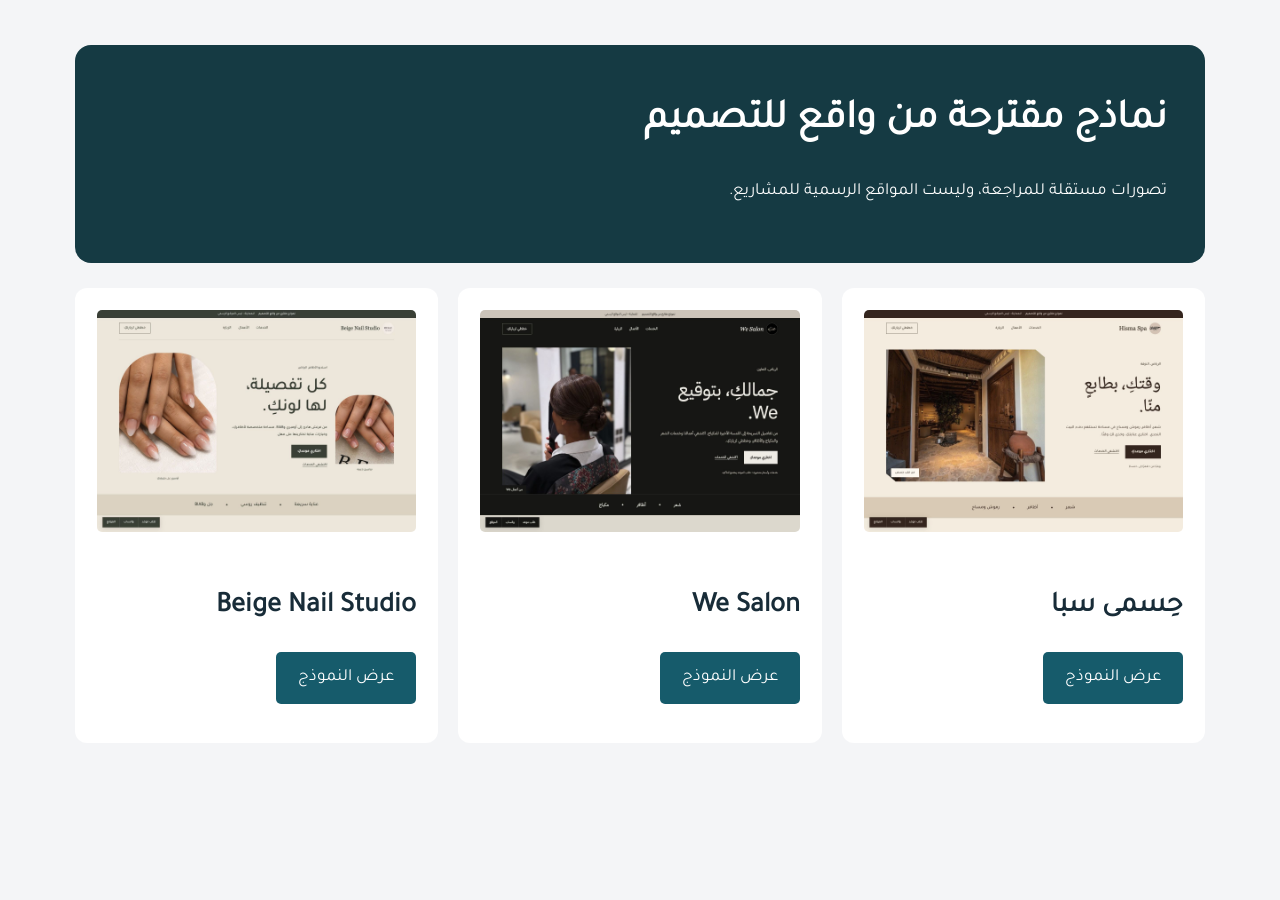
<file: index.html>
<!doctype html><html lang="ar" dir="rtl"><head><meta name="robots" content="noindex,nofollow"><meta charset="utf-8"><meta name="viewport" content="width=device-width, initial-scale=1"><title>نماذج واقع للتصميم</title><style>@font-face{font-family:T;src:url('shared/font-5.ttf')}*{box-sizing:border-box}body{direction:rtl;margin:0;background:#f4f5f7;color:#182c38;font:17px/1.9 T,Tahoma,sans-serif}main{max-width:1180px;margin:auto;padding:45px 25px}header{background:#153a43;color:white;padding:38px;border-radius:16px;margin-bottom:25px}h1{font-size:40px;margin:0}h2{font-size:28px;margin:35px 0 15px}h3{font-size:21px}a{color:#0c6779;overflow-wrap:anywhere}header a{color:white}.notice{background:#f0e5c6;padding:20px;border-right:4px solid #b0872f}.table-wrap{overflow:auto}table{width:100%;border-collapse:collapse;background:white;font-size:14px}td,th{padding:13px;border-bottom:1px solid #d6dde0;text-align:right}th{background:#e2ebed;white-space:nowrap}.box{background:white;padding:28px;margin:25px 0;border-radius:12px}.cards,.packages{display:grid;grid-template-columns:repeat(3,1fr);gap:20px}.card{background:white;border-radius:12px;padding:22px}.card img{width:100%;border-radius:5px}.button{display:inline-block;background:#165b6b;color:white;padding:10px 22px;border-radius:5px;text-decoration:none}.tag{background:#cfebe1;padding:4px 10px;font-size:13px}.best{border:3px solid #148174}.copy{white-space:pre-wrap;background:#f2f5f5;padding:23px;border-right:3px solid #327a83}.muted{color:#5d7079;font-size:14px}.price{font-size:35px;font-weight:bold}.swatch{display:inline-block;padding:10px 15px;color:white;margin:4px}.shot{width:100%;max-width:750px}.source-list{font-size:14px;overflow-wrap:anywhere}li{margin-bottom:8px}@media(max-width:700px){.cards,.packages{grid-template-columns:1fr}header{padding:24px}h1{font-size:30px}main{padding:20px 15px}.box{padding:20px}}@media print{body{background:white}main{padding:0}.button{display:none}.box,.card{break-inside:avoid}.packages{display:block}.card{border:1px solid #ddd;margin:12px 0}}</style></head><body><main><header><h1>نماذج مقترحة من واقع للتصميم</h1><p>تصورات مستقلة للمراجعة، وليست المواقع الرسمية للمشاريع.</p></header><div class="cards"><article class="card"><img src="previews/hisma-desktop.png" alt="تصور حِسمى سبا"><h2>حِسمى سبا</h2><p><a class="button" href="hisma/">عرض النموذج</a></p></article><article class="card"><img src="previews/we-desktop.png" alt="تصور We Salon"><h2>We Salon</h2><p><a class="button" href="we/">عرض النموذج</a></p></article><article class="card"><img src="previews/beige-desktop.png" alt="تصور Beige Nail Studio"><h2>Beige Nail Studio</h2><p><a class="button" href="beige/">عرض النموذج</a></p></article></div></main></body></html>
</file>
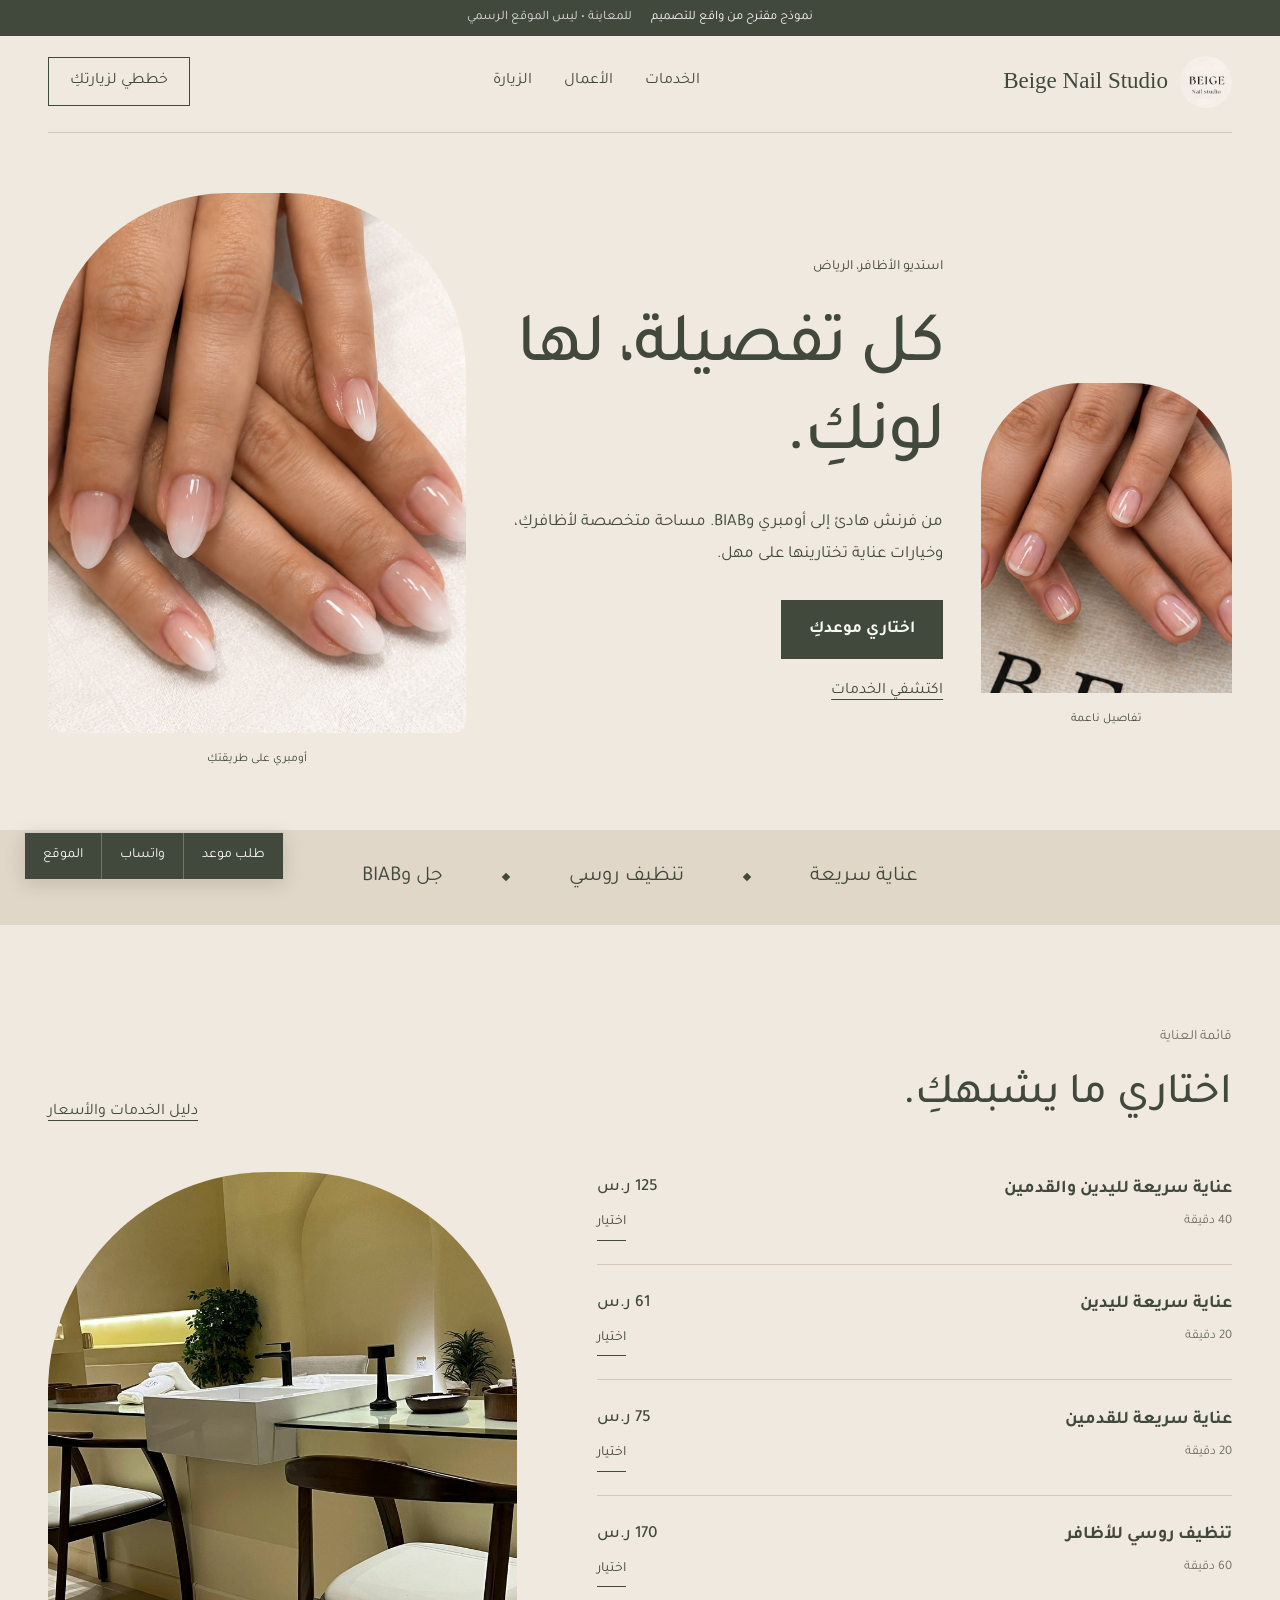
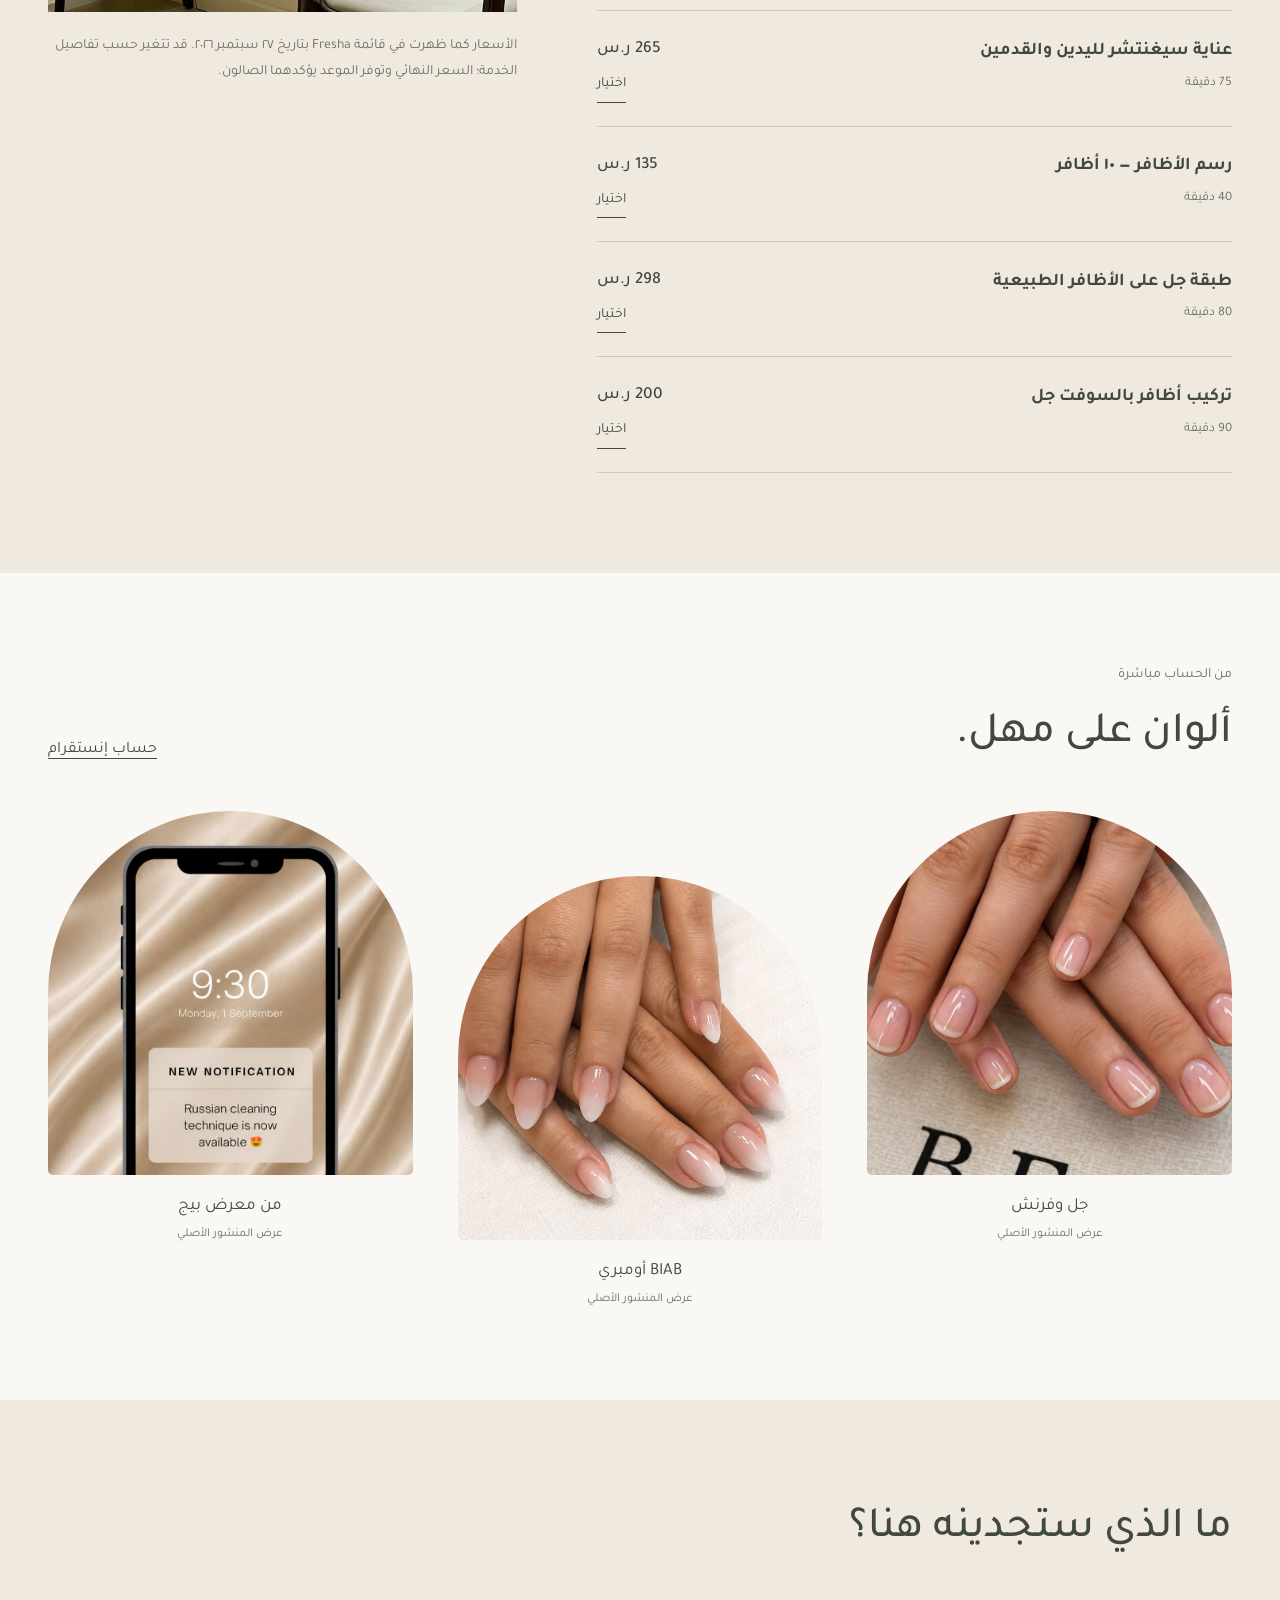
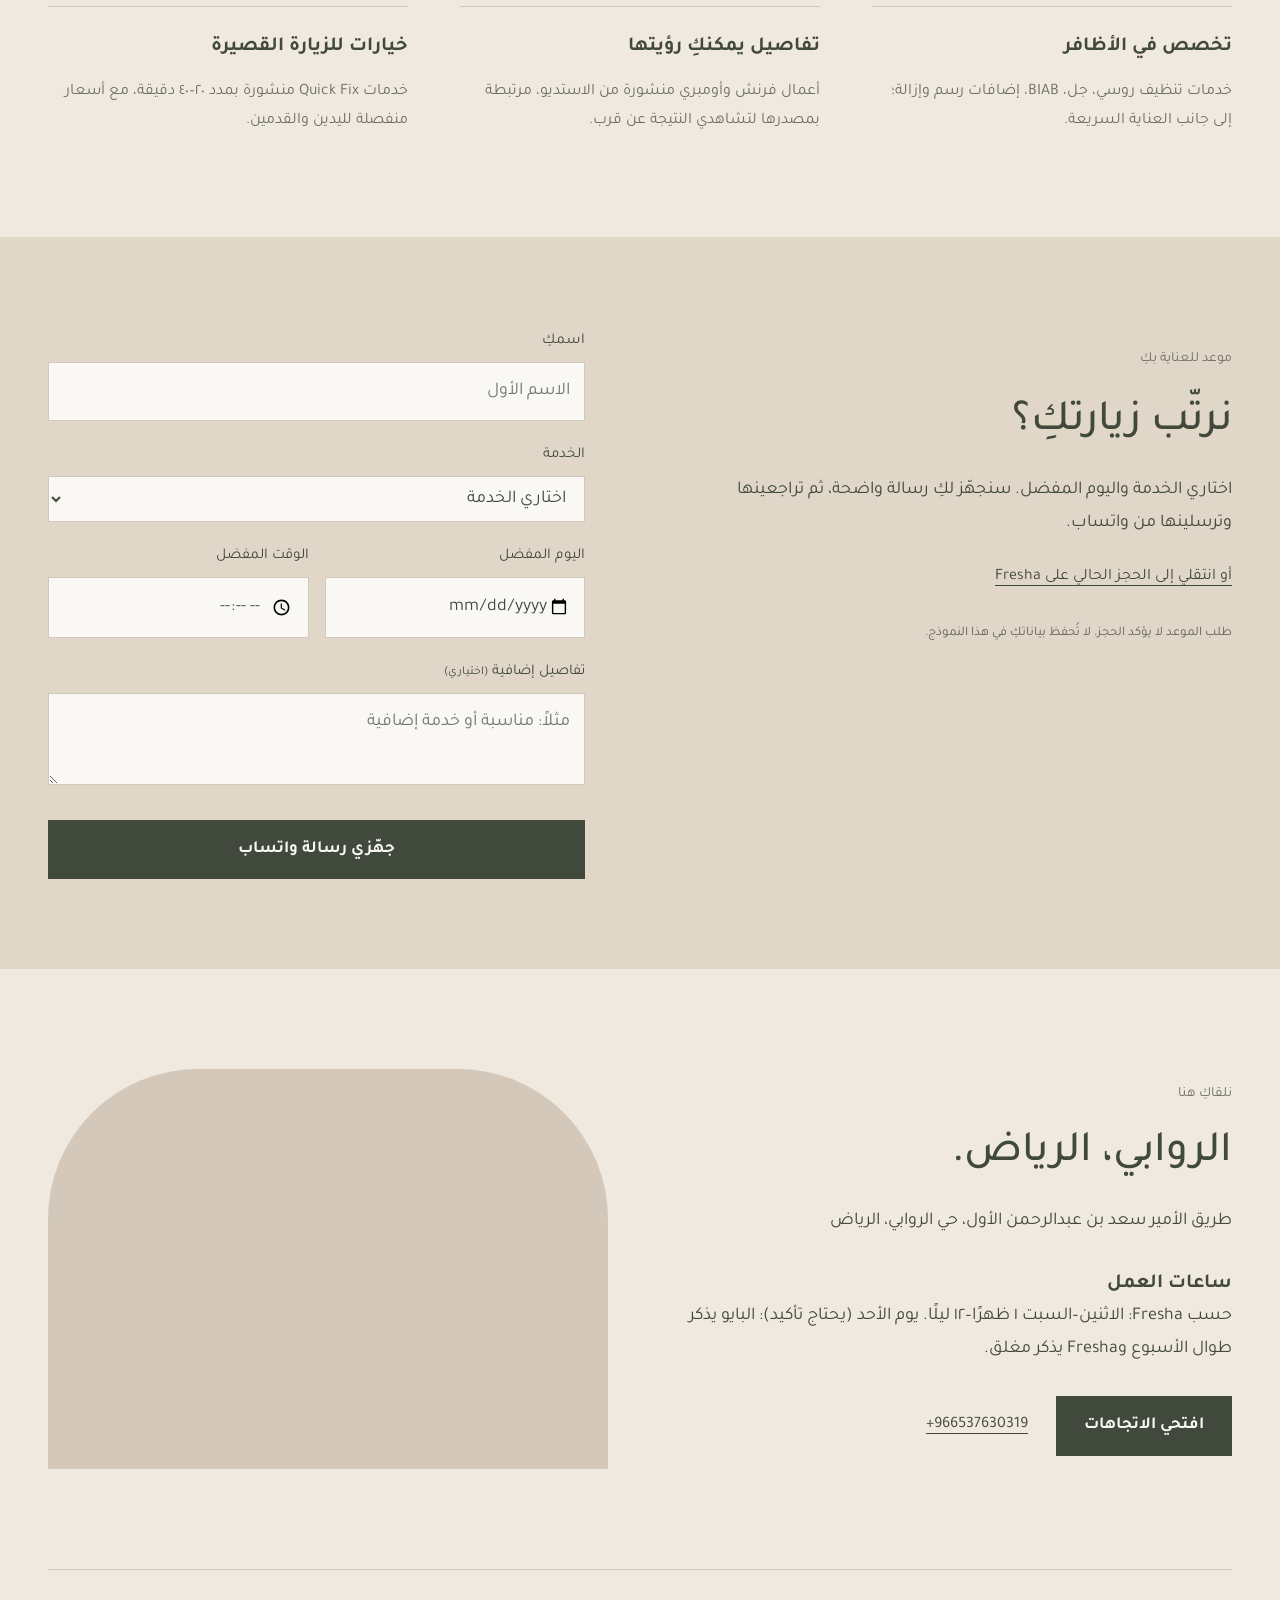
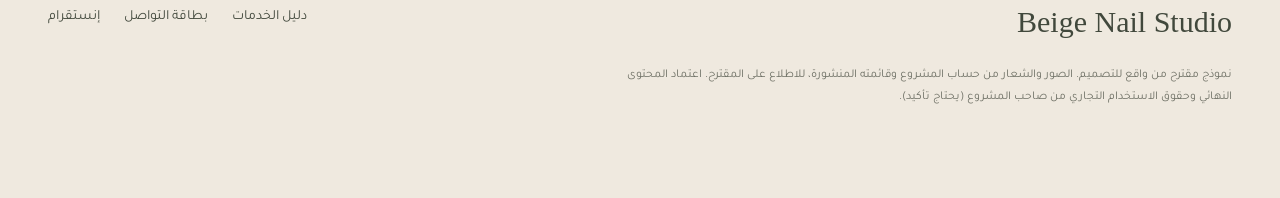
<file: beige/index.html>
<!doctype html><html lang="ar" dir="rtl"><head><meta charset="utf-8"><meta name="viewport" content="width=device-width, initial-scale=1"><meta name="robots" content="noindex,nofollow"><title>بيج استديو الأظافر | صالون أظافر في الروابي الرياض</title><meta name="description" content="اكتشفي خدمات وأعمال بيج استديو الأظافر في حي الروابي بالرياض. أسعار منشورة، موقع الفرع، ساعات العمل وطلب موعد عبر واتساب. نموذج مقترح من واقع للتصميم."><meta name="theme-color" content="#41483C"><meta property="og:title" content="بيج استديو الأظافر | صالون أظافر في الروابي الرياض"><meta property="og:description" content="اكتشفي خدمات وأعمال بيج استديو الأظافر في حي الروابي بالرياض. أسعار منشورة، موقع الفرع، ساعات العمل وطلب موعد عبر واتساب. نموذج مقترح من واقع للتصميم."><meta property="og:image" content="https://az212z.github.io/waqea-proposals-20260927/beige/assets/work-3.jpg"><link rel="icon" href="assets/logo.jpg"><link rel="stylesheet" href="../shared/fonts.css"><link rel="stylesheet" href="../shared/base.css?v=20260927b"><link rel="stylesheet" href="theme.css"><script src="../shared/app.js" defer></script></head><body class="beige" data-brand="beige" data-phone="966537630319" data-name="بيج استديو الأظافر"><a class="skip" href="#main">انتقلي إلى المحتوى</a><div class="proposal">نموذج مقترح من واقع للتصميم <span>للمعاينة • ليس الموقع الرسمي</span></div><header class="header wrap"><a href="./" class="brand" aria-label="بيج استديو الأظافر — الرئيسية"><img src="assets/logo.jpg" width="52" height="52" alt="شعار بيج استديو الأظافر الأصلي"><span>Beige Nail Studio</span></a><nav aria-label="التنقل الرئيسي"><a href="#services">الخدمات</a><a href="#gallery">الأعمال</a><a href="#visit">الزيارة</a></nav><a class="nav-book" href="#booking">خططي لزيارتكِ</a></header><main id="main"><section class="beige-hero wrap"><div class="beige-title"><p class="location">استديو الأظافر، الرياض</p><h1>كل تفصيلة، لها لونكِ.</h1><p>من فرنش هادئ إلى أومبري وBIAB. مساحة متخصصة لأظافركِ، وخيارات عناية تختارينها على مهل.</p><div class="actions"><a class="button" href="#booking">اختاري موعدكِ</a><a class="text-link" href="#services">اكتشفي الخدمات</a></div></div><figure class="beige-side"><img src="assets/work-2.jpg" alt="فرنش من أعمال بيج"><figcaption>تفاصيل ناعمة</figcaption></figure><figure class="beige-main"><img src="assets/work-3.jpg" alt="BIAB أومبري من أعمال بيج" fetchpriority="high"><figcaption>أومبري على طريقتكِ</figcaption></figure></section><div class="specialties"><span>عناية سريعة</span><i></i><span>تنظيف روسي</span><i></i><span>جل وBIAB</span></div><section class="section wrap" id="services"><div class="section-head"><div><p class="kicker">قائمة العناية</p><h2>اختاري ما يشبهكِ.</h2></div><a class="text-link" href="menu.html">دليل الخدمات والأسعار</a></div><div class="services-layout"><div class="service-intro"><img src="assets/place-1.jpg" alt="من داخل بيج استديو الأظافر" loading="lazy"><p>الأسعار كما ظهرت في قائمة Fresha بتاريخ ٢٧ سبتمبر ٢٠٢٦. قد تتغير حسب تفاصيل الخدمة؛ السعر النهائي وتوفر الموعد يؤكدهما الصالون.</p></div><div class="service-list"><div class="service-row"><div><h3>عناية سريعة لليدين والقدمين</h3><span>40 دقيقة</span></div><div class="service-price"><strong>125 ر.س</strong><button type="button" class="select-service" data-service="عناية سريعة لليدين والقدمين">اختيار</button></div></div><div class="service-row"><div><h3>عناية سريعة لليدين</h3><span>20 دقيقة</span></div><div class="service-price"><strong>61 ر.س</strong><button type="button" class="select-service" data-service="عناية سريعة لليدين">اختيار</button></div></div><div class="service-row"><div><h3>عناية سريعة للقدمين</h3><span>20 دقيقة</span></div><div class="service-price"><strong>75 ر.س</strong><button type="button" class="select-service" data-service="عناية سريعة للقدمين">اختيار</button></div></div><div class="service-row"><div><h3>تنظيف روسي للأظافر</h3><span>60 دقيقة</span></div><div class="service-price"><strong>170 ر.س</strong><button type="button" class="select-service" data-service="تنظيف روسي للأظافر">اختيار</button></div></div><div class="service-row"><div><h3>عناية سيغنتشر لليدين والقدمين</h3><span>75 دقيقة</span></div><div class="service-price"><strong>265 ر.س</strong><button type="button" class="select-service" data-service="عناية سيغنتشر لليدين والقدمين">اختيار</button></div></div><div class="service-row"><div><h3>رسم الأظافر — ١٠ أظافر</h3><span>40 دقيقة</span></div><div class="service-price"><strong>135 ر.س</strong><button type="button" class="select-service" data-service="رسم الأظافر — ١٠ أظافر">اختيار</button></div></div><div class="service-row"><div><h3>طبقة جل على الأظافر الطبيعية</h3><span>80 دقيقة</span></div><div class="service-price"><strong>298 ر.س</strong><button type="button" class="select-service" data-service="طبقة جل على الأظافر الطبيعية">اختيار</button></div></div><div class="service-row"><div><h3>تركيب أظافر بالسوفت جل</h3><span>90 دقيقة</span></div><div class="service-price"><strong>200 ر.س</strong><button type="button" class="select-service" data-service="تركيب أظافر بالسوفت جل">اختيار</button></div></div></div></div></section><section class="gallery-section" id="gallery"><div class="wrap"><div class="section-head"><div><p class="kicker">من الحساب مباشرة</p><h2>ألوان على مهل.</h2></div><a href="https://www.instagram.com/beigenailsa/" target="_blank" rel="noopener" class="text-link">حساب إنستقرام</a></div><div class="gallery"><figure><a href="https://www.instagram.com/beigenailsa/p/DbYfDcaR2Nb/" target="_blank" rel="noopener" aria-label="عرض المنشور الأصلي: جل وفرنش"><img src="assets/work-2.jpg" alt="جل وفرنش" loading="lazy"></a><figcaption>جل وفرنش<span>عرض المنشور الأصلي</span></figcaption></figure><figure><a href="https://www.instagram.com/beigenailsa/p/DbYe_vOggC_/" target="_blank" rel="noopener" aria-label="عرض المنشور الأصلي: BIAB أومبري"><img src="assets/work-3.jpg" alt="BIAB أومبري" loading="lazy"></a><figcaption>BIAB أومبري<span>عرض المنشور الأصلي</span></figcaption></figure><figure><a href="https://www.instagram.com/beigenailsa/p/Dcv54Ipsg-s/" target="_blank" rel="noopener" aria-label="عرض المنشور الأصلي: من معرض بيج"><img src="assets/work-4.jpg" alt="من معرض بيج" loading="lazy"></a><figcaption>من معرض بيج<span>عرض المنشور الأصلي</span></figcaption></figure></div></div></section><section class="section wrap why"><div class="section-head"><h2>ما الذي ستجدينه هنا؟</h2></div><div class="why-grid"><article><h3>تخصص في الأظافر</h3><p>خدمات تنظيف روسي، جل، BIAB، إضافات رسم وإزالة؛ إلى جانب العناية السريعة.</p></article><article><h3>تفاصيل يمكنكِ رؤيتها</h3><p>أعمال فرنش وأومبري منشورة من الاستديو، مرتبطة بمصدرها لتشاهدي النتيجة عن قرب.</p></article><article><h3>خيارات للزيارة القصيرة</h3><p>خدمات Quick Fix منشورة بمدد ٢٠–٤٠ دقيقة، مع أسعار منفصلة لليدين والقدمين.</p></article></div></section><section class="booking-section" id="booking"><div class="wrap booking-layout"><div><p class="kicker">موعد للعناية بكِ</p><h2>نرتّب زيارتكِ؟</h2><p>اختاري الخدمة واليوم المفضل. سنجهّز لكِ رسالة واضحة، ثم تراجعينها وترسلينها من واتساب.</p><a class="text-link" href="https://www.fresha.com/a/beige-nail-studio-riyadh-al-ameer-saad-bin-abdulrahman-al-awwal-road-riyadh-14216-qgqaki58" target="_blank" rel="noopener">أو انتقلي إلى الحجز الحالي على Fresha</a><p class="small">طلب الموعد لا يؤكد الحجز. لا تُحفظ بياناتكِ في هذا النموذج.</p></div><form id="booking-form"><div class="field"><label for="customer">اسمكِ</label><input id="customer" name="customer" autocomplete="given-name" maxlength="60" required placeholder="الاسم الأول"></div><div class="field"><label for="service">الخدمة</label><select id="service" name="service" required><option value="">اختاري الخدمة</option><option>عناية سريعة لليدين والقدمين</option><option>عناية سريعة لليدين</option><option>عناية سريعة للقدمين</option><option>تنظيف روسي للأظافر</option><option>عناية سيغنتشر لليدين والقدمين</option><option>رسم الأظافر — ١٠ أظافر</option><option>طبقة جل على الأظافر الطبيعية</option><option>تركيب أظافر بالسوفت جل</option><option>خدمة أخرى / أحتاج مساعدة في الاختيار</option></select></div><div class="form-pair"><div class="field"><label for="day">اليوم المفضل</label><input id="day" name="day" type="date" required></div><div class="field"><label for="time">الوقت المفضل</label><input id="time" name="time" type="time" required></div></div><div class="field"><label for="notes">تفاصيل إضافية <span>(اختياري)</span></label><textarea id="notes" name="notes" rows="2" maxlength="300" placeholder="مثلاً: مناسبة أو خدمة إضافية"></textarea></div><button class="button" type="submit">جهّزي رسالة واتساب</button><div id="message-preview" hidden aria-live="polite"><h3>راجعي طلبكِ</h3><p id="message-text"></p><a id="whatsapp-ready" class="button" target="_blank" rel="noopener">افتحي واتساب لإرسال الطلب</a><p class="small">لن تُرسل الرسالة حتى تضغطي إرسال داخل واتساب.</p></div></form></div></section><section class="section wrap visit" id="visit"><div><p class="kicker">نلقاكِ هنا</p><h2>الروابي، الرياض.</h2><address>طريق الأمير سعد بن عبدالرحمن الأول، حي الروابي، الرياض</address><h3>ساعات العمل</h3><p>حسب Fresha: الاثنين–السبت ١ ظهرًا–١٢ ليلًا. يوم الأحد (يحتاج تأكيد): البايو يذكر طوال الأسبوع وFresha يذكر مغلق.</p><div class="actions"><a class="button" href="https://maps.app.goo.gl/cznaPaKT7foWH9KS8" target="_blank" rel="noopener">افتحي الاتجاهات</a><a href="tel:+966537630319" class="text-link" dir="ltr">+966537630319</a></div></div><iframe title="خريطة موقع بيج استديو الأظافر" src="https://maps.google.com/maps?q=24.6848354,46.7924957&z=16&output=embed" loading="lazy" referrerpolicy="no-referrer-when-downgrade"></iframe></section></main><footer class="wrap"><div class="footer-brand">Beige Nail Studio</div><div><a href="menu.html">دليل الخدمات</a><a href="card.html">بطاقة التواصل</a><a href="https://www.instagram.com/beigenailsa/" target="_blank" rel="noopener">إنستقرام</a></div><p>نموذج مقترح من واقع للتصميم. الصور والشعار من حساب المشروع وقائمته المنشورة، للاطلاع على المقترح. اعتماد المحتوى النهائي وحقوق الاستخدام التجاري من صاحب المشروع (يحتاج تأكيد).</p></footer><div class="sticky-contact"><a href="#booking">طلب موعد</a><a href="https://wa.me/966537630319" target="_blank" rel="noopener">واتساب</a><a href="https://maps.app.goo.gl/cznaPaKT7foWH9KS8" target="_blank" rel="noopener">الموقع</a></div></body></html>
</file>
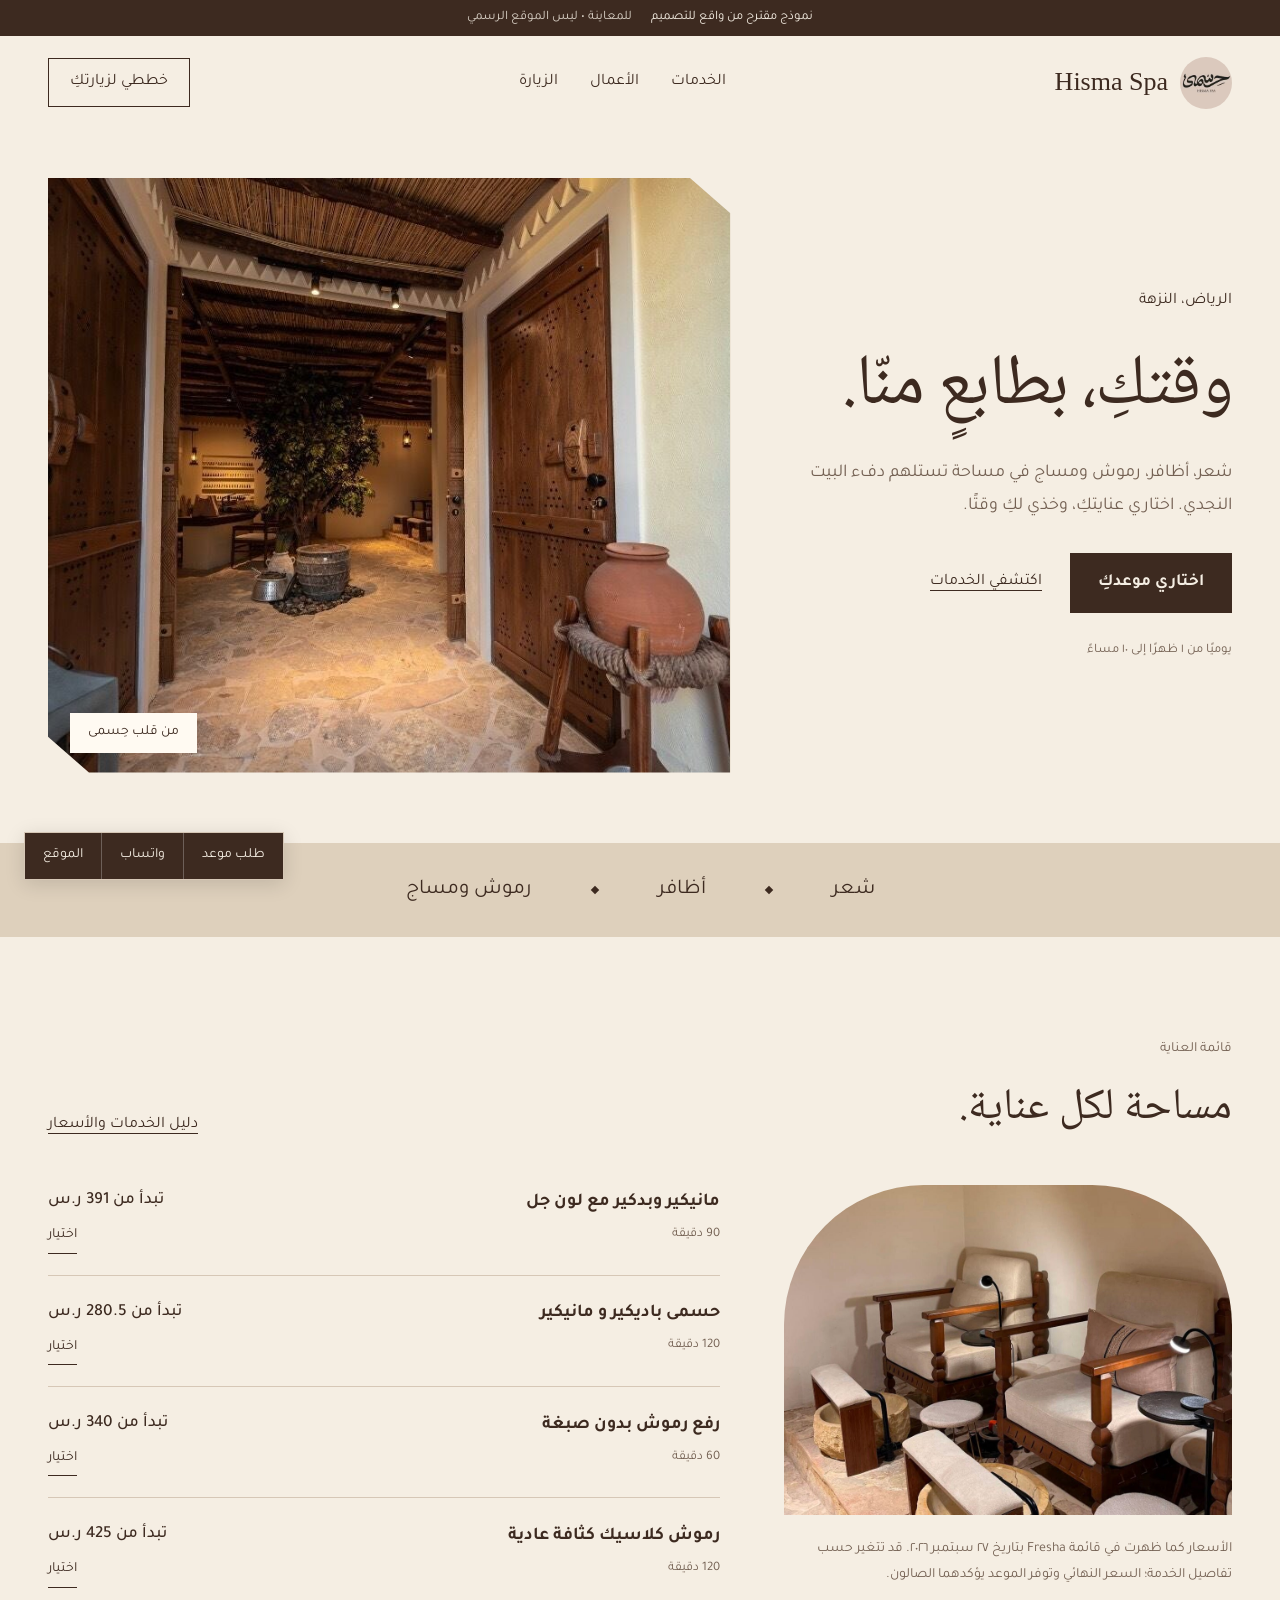
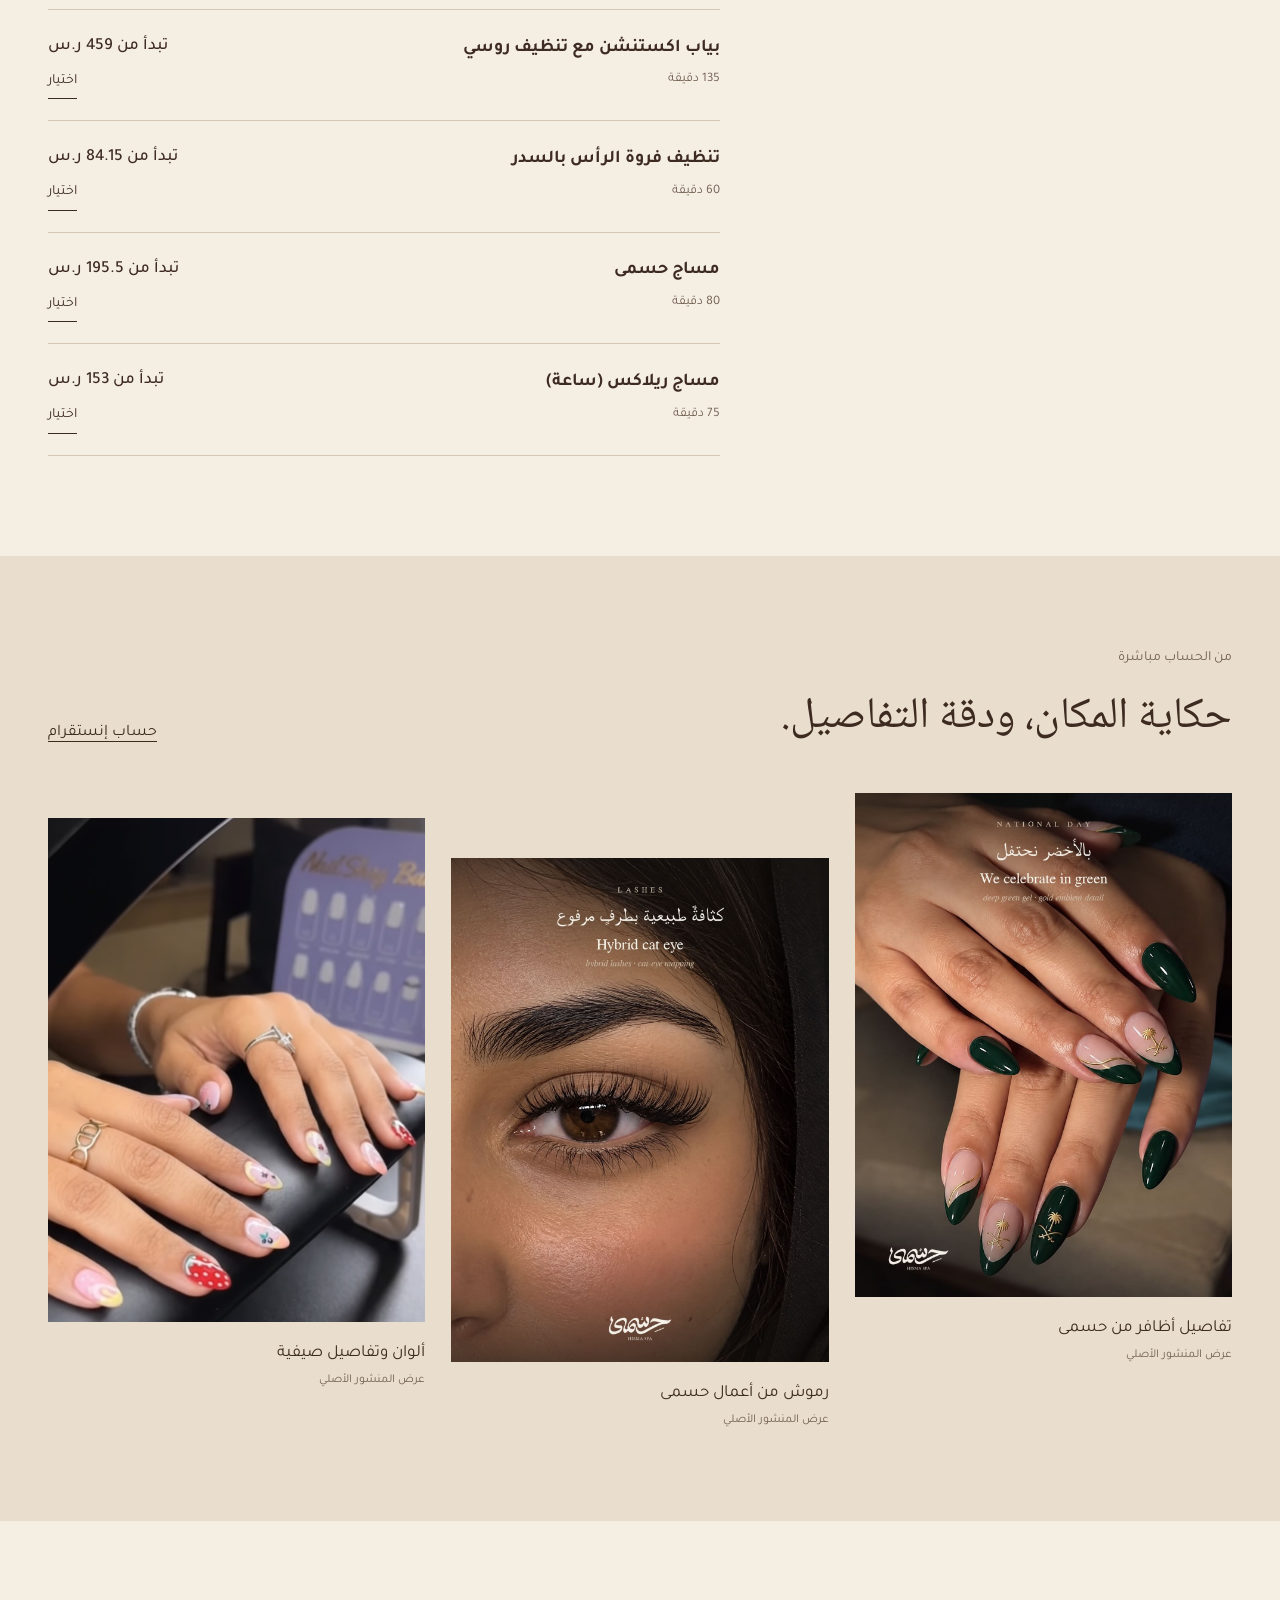
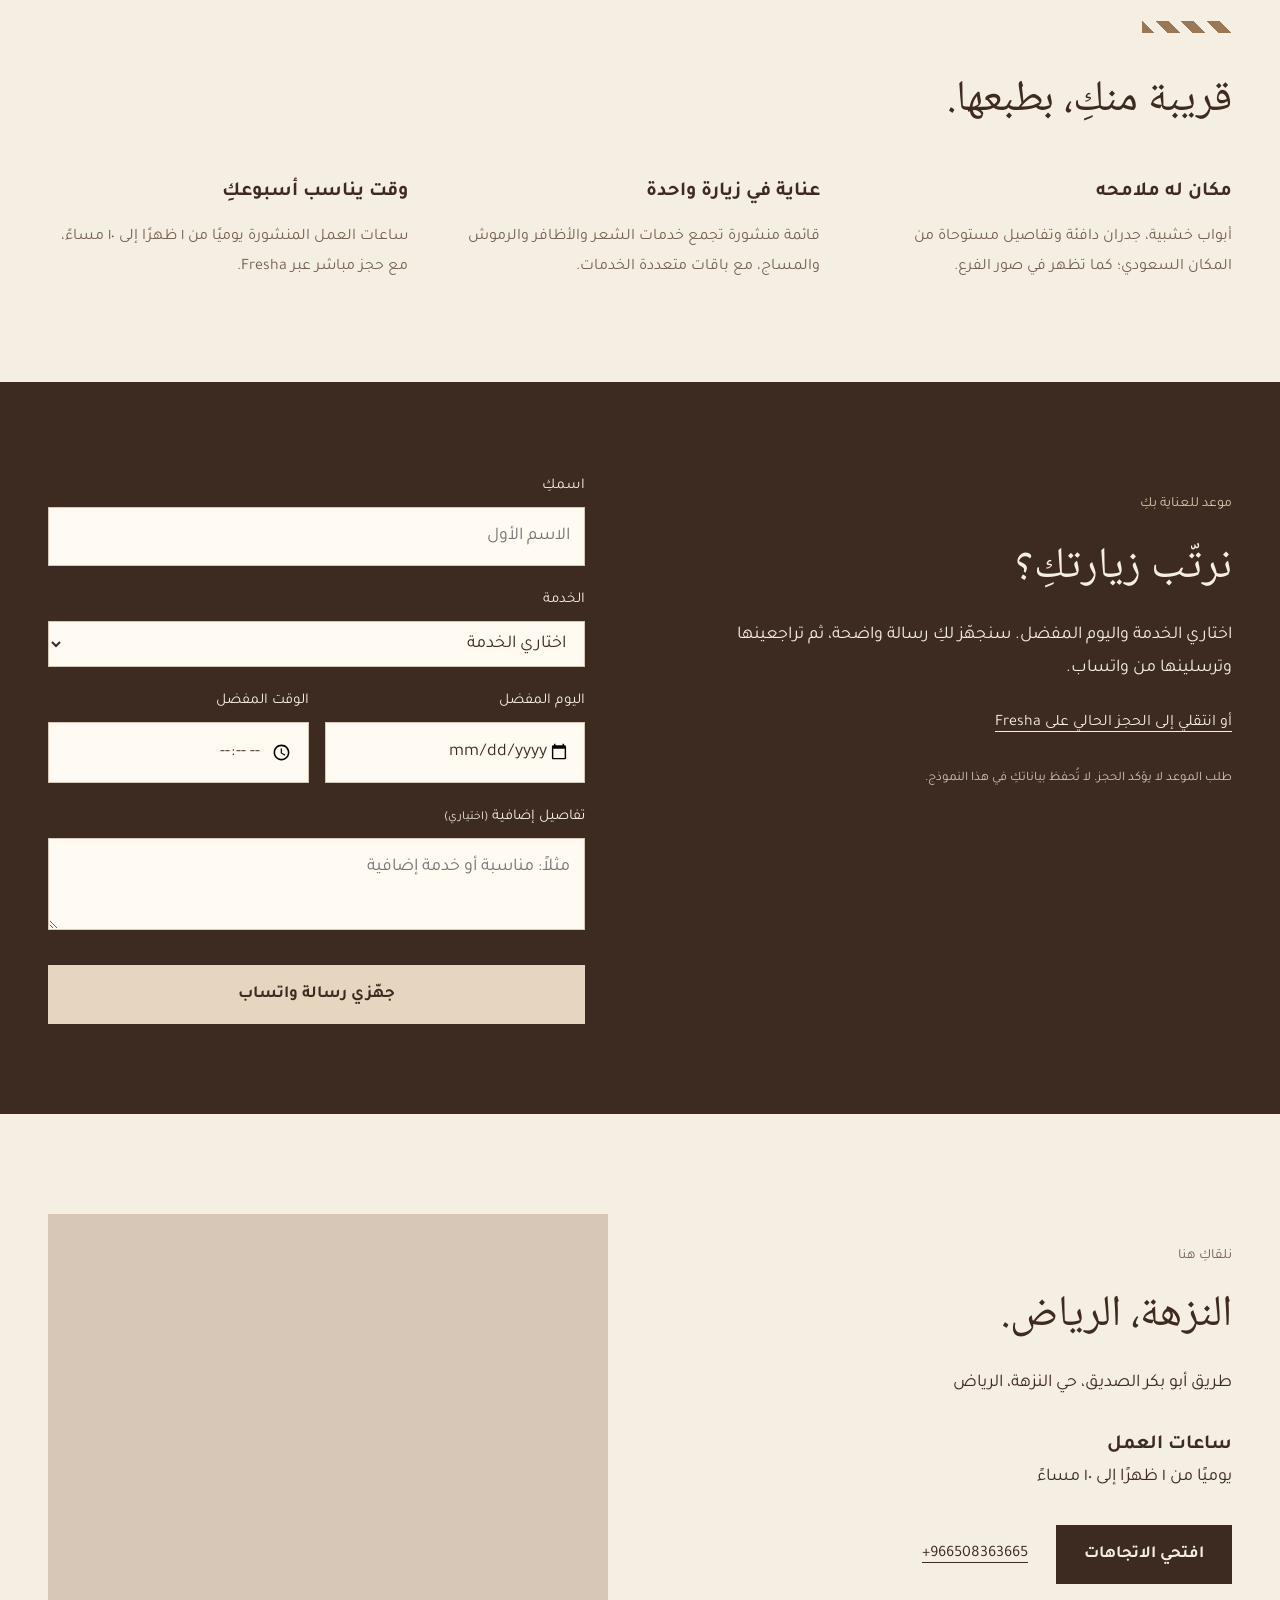
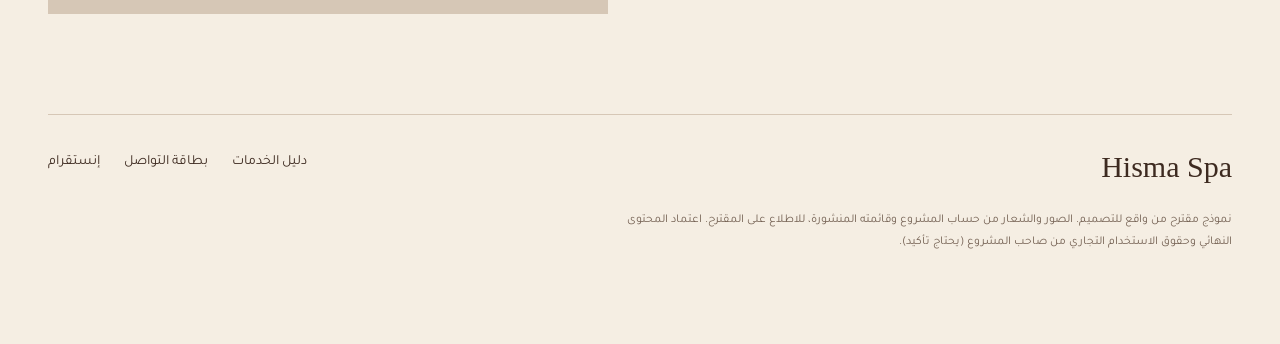
<file: hisma/index.html>
<!doctype html><html lang="ar" dir="rtl"><head><meta charset="utf-8"><meta name="viewport" content="width=device-width, initial-scale=1"><meta name="robots" content="noindex,nofollow"><title>حِسمى سبا | صالون تجميل في النزهة الرياض</title><meta name="description" content="اكتشفي خدمات وأعمال حِسمى سبا في حي النزهة بالرياض. أسعار منشورة، موقع الفرع، ساعات العمل وطلب موعد عبر واتساب. نموذج مقترح من واقع للتصميم."><meta name="theme-color" content="#3D2A20"><meta property="og:title" content="حِسمى سبا | صالون تجميل في النزهة الرياض"><meta property="og:description" content="اكتشفي خدمات وأعمال حِسمى سبا في حي النزهة بالرياض. أسعار منشورة، موقع الفرع، ساعات العمل وطلب موعد عبر واتساب. نموذج مقترح من واقع للتصميم."><meta property="og:image" content="https://az212z.github.io/waqea-proposals-20260927/hisma/assets/place-4.jpg"><link rel="icon" href="assets/logo.jpg"><link rel="stylesheet" href="../shared/fonts.css"><link rel="stylesheet" href="../shared/base.css?v=20260927b"><link rel="stylesheet" href="theme.css"><script src="../shared/app.js" defer></script></head><body class="hisma" data-brand="hisma" data-phone="966508363665" data-name="حِسمى سبا"><a class="skip" href="#main">انتقلي إلى المحتوى</a><div class="proposal">نموذج مقترح من واقع للتصميم <span>للمعاينة • ليس الموقع الرسمي</span></div><header class="header wrap"><a href="./" class="brand" aria-label="حِسمى سبا — الرئيسية"><img src="assets/logo.jpg" width="52" height="52" alt="شعار حِسمى سبا الأصلي"><span>Hisma Spa</span></a><nav aria-label="التنقل الرئيسي"><a href="#services">الخدمات</a><a href="#gallery">الأعمال</a><a href="#visit">الزيارة</a></nav><a class="nav-book" href="#booking">خططي لزيارتكِ</a></header><main id="main"><section class="hero wrap" aria-labelledby="hero-title"><div class="hero-copy"><p class="location">الرياض، النزهة</p><h1 id="hero-title">وقتكِ، بطابعٍ منّا.</h1><p>شعر، أظافر، رموش ومساج في مساحة تستلهم دفء البيت النجدي. اختاري عنايتكِ، وخذي لكِ وقتًا.</p><div class="actions"><a class="button" href="#booking">اختاري موعدكِ</a><a class="text-link" href="#services">اكتشفي الخدمات</a></div><p class="hero-note">يوميًا من ١ ظهرًا إلى ١٠ مساءً</p></div><figure class="hero-photo"><img src="assets/place-4.jpg" alt="بوابة حسمى وتفاصيل الفرع النجدية" fetchpriority="high"><figcaption>من قلب حِسمى</figcaption></figure></section><div class="specialties"><span>شعر</span><i></i><span>أظافر</span><i></i><span>رموش ومساج</span></div><section class="section wrap" id="services"><div class="section-head"><div><p class="kicker">قائمة العناية</p><h2>مساحة لكل عناية.</h2></div><a class="text-link" href="menu.html">دليل الخدمات والأسعار</a></div><div class="services-layout"><div class="service-intro"><img src="assets/place-1.jpg" alt="من داخل حِسمى سبا" loading="lazy"><p>الأسعار كما ظهرت في قائمة Fresha بتاريخ ٢٧ سبتمبر ٢٠٢٦. قد تتغير حسب تفاصيل الخدمة؛ السعر النهائي وتوفر الموعد يؤكدهما الصالون.</p></div><div class="service-list"><div class="service-row"><div><h3>مانيكير وبدكير مع لون جل</h3><span>90 دقيقة</span></div><div class="service-price"><strong>تبدأ من 391 ر.س</strong><button type="button" class="select-service" data-service="مانيكير وبدكير مع لون جل">اختيار</button></div></div><div class="service-row"><div><h3>حسمى باديكير و مانيكير</h3><span>120 دقيقة</span></div><div class="service-price"><strong>تبدأ من 280.5 ر.س</strong><button type="button" class="select-service" data-service="حسمى باديكير و مانيكير">اختيار</button></div></div><div class="service-row"><div><h3>رفع رموش بدون صبغة</h3><span>60 دقيقة</span></div><div class="service-price"><strong>تبدأ من 340 ر.س</strong><button type="button" class="select-service" data-service="رفع رموش بدون صبغة">اختيار</button></div></div><div class="service-row"><div><h3>رموش كلاسيك كثافة عادية</h3><span>120 دقيقة</span></div><div class="service-price"><strong>تبدأ من 425 ر.س</strong><button type="button" class="select-service" data-service="رموش كلاسيك كثافة عادية">اختيار</button></div></div><div class="service-row"><div><h3>بياب اكستنشن مع تنظيف روسي</h3><span>135 دقيقة</span></div><div class="service-price"><strong>تبدأ من 459 ر.س</strong><button type="button" class="select-service" data-service="بياب اكستنشن مع تنظيف روسي">اختيار</button></div></div><div class="service-row"><div><h3>تنظيف فروة الرأس بالسدر</h3><span>60 دقيقة</span></div><div class="service-price"><strong>تبدأ من 84.15 ر.س</strong><button type="button" class="select-service" data-service="تنظيف فروة الرأس بالسدر">اختيار</button></div></div><div class="service-row"><div><h3>مساج حسمى</h3><span>80 دقيقة</span></div><div class="service-price"><strong>تبدأ من 195.5 ر.س</strong><button type="button" class="select-service" data-service="مساج حسمى">اختيار</button></div></div><div class="service-row"><div><h3>مساج ريلاكس (ساعة)</h3><span>75 دقيقة</span></div><div class="service-price"><strong>تبدأ من 153 ر.س</strong><button type="button" class="select-service" data-service="مساج ريلاكس (ساعة)">اختيار</button></div></div></div></div></section><section class="gallery-section" id="gallery"><div class="wrap"><div class="section-head"><div><p class="kicker">من الحساب مباشرة</p><h2>حكاية المكان، ودقة التفاصيل.</h2></div><a href="https://www.instagram.com/hisma.spa/" target="_blank" rel="noopener" class="text-link">حساب إنستقرام</a></div><div class="gallery"><figure><a href="https://www.instagram.com/hisma.spa/p/DdZrtGbxoWx/" target="_blank" rel="noopener" aria-label="عرض المنشور الأصلي: تفاصيل أظافر من حسمى"><img src="assets/work-2.jpg" alt="تفاصيل أظافر من حسمى" loading="lazy"></a><figcaption>تفاصيل أظافر من حسمى<span>عرض المنشور الأصلي</span></figcaption></figure><figure><a href="https://www.instagram.com/hisma.spa/p/DdeY5v0CaUy/" target="_blank" rel="noopener" aria-label="عرض المنشور الأصلي: رموش من أعمال حسمى"><img src="assets/work-1.jpg" alt="رموش من أعمال حسمى" loading="lazy"></a><figcaption>رموش من أعمال حسمى<span>عرض المنشور الأصلي</span></figcaption></figure><figure><a href="https://www.instagram.com/hisma.spa/reel/DdCLgHfCKTM/" target="_blank" rel="noopener" aria-label="عرض المنشور الأصلي: ألوان وتفاصيل صيفية"><img src="assets/work-5.jpg" alt="ألوان وتفاصيل صيفية" loading="lazy"></a><figcaption>ألوان وتفاصيل صيفية<span>عرض المنشور الأصلي</span></figcaption></figure></div></div></section><section class="section wrap why"><div class="section-head"><h2>قريبة منكِ، بطبعها.</h2></div><div class="why-grid"><article><h3>مكان له ملامحه</h3><p>أبواب خشبية، جدران دافئة وتفاصيل مستوحاة من المكان السعودي؛ كما تظهر في صور الفرع.</p></article><article><h3>عناية في زيارة واحدة</h3><p>قائمة منشورة تجمع خدمات الشعر والأظافر والرموش والمساج، مع باقات متعددة الخدمات.</p></article><article><h3>وقت يناسب أسبوعكِ</h3><p>ساعات العمل المنشورة يوميًا من ١ ظهرًا إلى ١٠ مساءً، مع حجز مباشر عبر Fresha.</p></article></div></section><section class="booking-section" id="booking"><div class="wrap booking-layout"><div><p class="kicker">موعد للعناية بكِ</p><h2>نرتّب زيارتكِ؟</h2><p>اختاري الخدمة واليوم المفضل. سنجهّز لكِ رسالة واضحة، ثم تراجعينها وترسلينها من واتساب.</p><a class="text-link" href="https://www.fresha.com/a/hisma-spa-riyadh-maramer-contracting-company-mcc-7763-abi-bakr-as-siddiq-road-v4fz32q6" target="_blank" rel="noopener">أو انتقلي إلى الحجز الحالي على Fresha</a><p class="small">طلب الموعد لا يؤكد الحجز. لا تُحفظ بياناتكِ في هذا النموذج.</p></div><form id="booking-form"><div class="field"><label for="customer">اسمكِ</label><input id="customer" name="customer" autocomplete="given-name" maxlength="60" required placeholder="الاسم الأول"></div><div class="field"><label for="service">الخدمة</label><select id="service" name="service" required><option value="">اختاري الخدمة</option><option>مانيكير وبدكير مع لون جل</option><option>حسمى باديكير و مانيكير</option><option>رفع رموش بدون صبغة</option><option>رموش كلاسيك كثافة عادية</option><option>بياب اكستنشن مع تنظيف روسي</option><option>تنظيف فروة الرأس بالسدر</option><option>مساج حسمى</option><option>مساج ريلاكس (ساعة)</option><option>خدمة أخرى / أحتاج مساعدة في الاختيار</option></select></div><div class="form-pair"><div class="field"><label for="day">اليوم المفضل</label><input id="day" name="day" type="date" required></div><div class="field"><label for="time">الوقت المفضل</label><input id="time" name="time" type="time" required></div></div><div class="field"><label for="notes">تفاصيل إضافية <span>(اختياري)</span></label><textarea id="notes" name="notes" rows="2" maxlength="300" placeholder="مثلاً: مناسبة أو خدمة إضافية"></textarea></div><button class="button" type="submit">جهّزي رسالة واتساب</button><div id="message-preview" hidden aria-live="polite"><h3>راجعي طلبكِ</h3><p id="message-text"></p><a id="whatsapp-ready" class="button" target="_blank" rel="noopener">افتحي واتساب لإرسال الطلب</a><p class="small">لن تُرسل الرسالة حتى تضغطي إرسال داخل واتساب.</p></div></form></div></section><section class="section wrap visit" id="visit"><div><p class="kicker">نلقاكِ هنا</p><h2>النزهة، الرياض.</h2><address>طريق أبو بكر الصديق، حي النزهة، الرياض</address><h3>ساعات العمل</h3><p>يوميًا من ١ ظهرًا إلى ١٠ مساءً</p><div class="actions"><a class="button" href="https://www.google.com/maps/place/Hisma+Spa+حسمى+سبا/data=!4m2!3m1!1s0x0:0xed84529e04e18c9b" target="_blank" rel="noopener">افتحي الاتجاهات</a><a href="tel:+966508363665" class="text-link" dir="ltr">+966508363665</a></div></div><iframe title="خريطة موقع حِسمى سبا" src="https://maps.google.com/maps?q=24.7601875,46.6954375&z=16&output=embed" loading="lazy" referrerpolicy="no-referrer-when-downgrade"></iframe></section></main><footer class="wrap"><div class="footer-brand">Hisma Spa</div><div><a href="menu.html">دليل الخدمات</a><a href="card.html">بطاقة التواصل</a><a href="https://www.instagram.com/hisma.spa/" target="_blank" rel="noopener">إنستقرام</a></div><p>نموذج مقترح من واقع للتصميم. الصور والشعار من حساب المشروع وقائمته المنشورة، للاطلاع على المقترح. اعتماد المحتوى النهائي وحقوق الاستخدام التجاري من صاحب المشروع (يحتاج تأكيد).</p></footer><div class="sticky-contact"><a href="#booking">طلب موعد</a><a href="https://wa.me/966508363665" target="_blank" rel="noopener">واتساب</a><a href="https://www.google.com/maps/place/Hisma+Spa+حسمى+سبا/data=!4m2!3m1!1s0x0:0xed84529e04e18c9b" target="_blank" rel="noopener">الموقع</a></div></body></html>
</file>
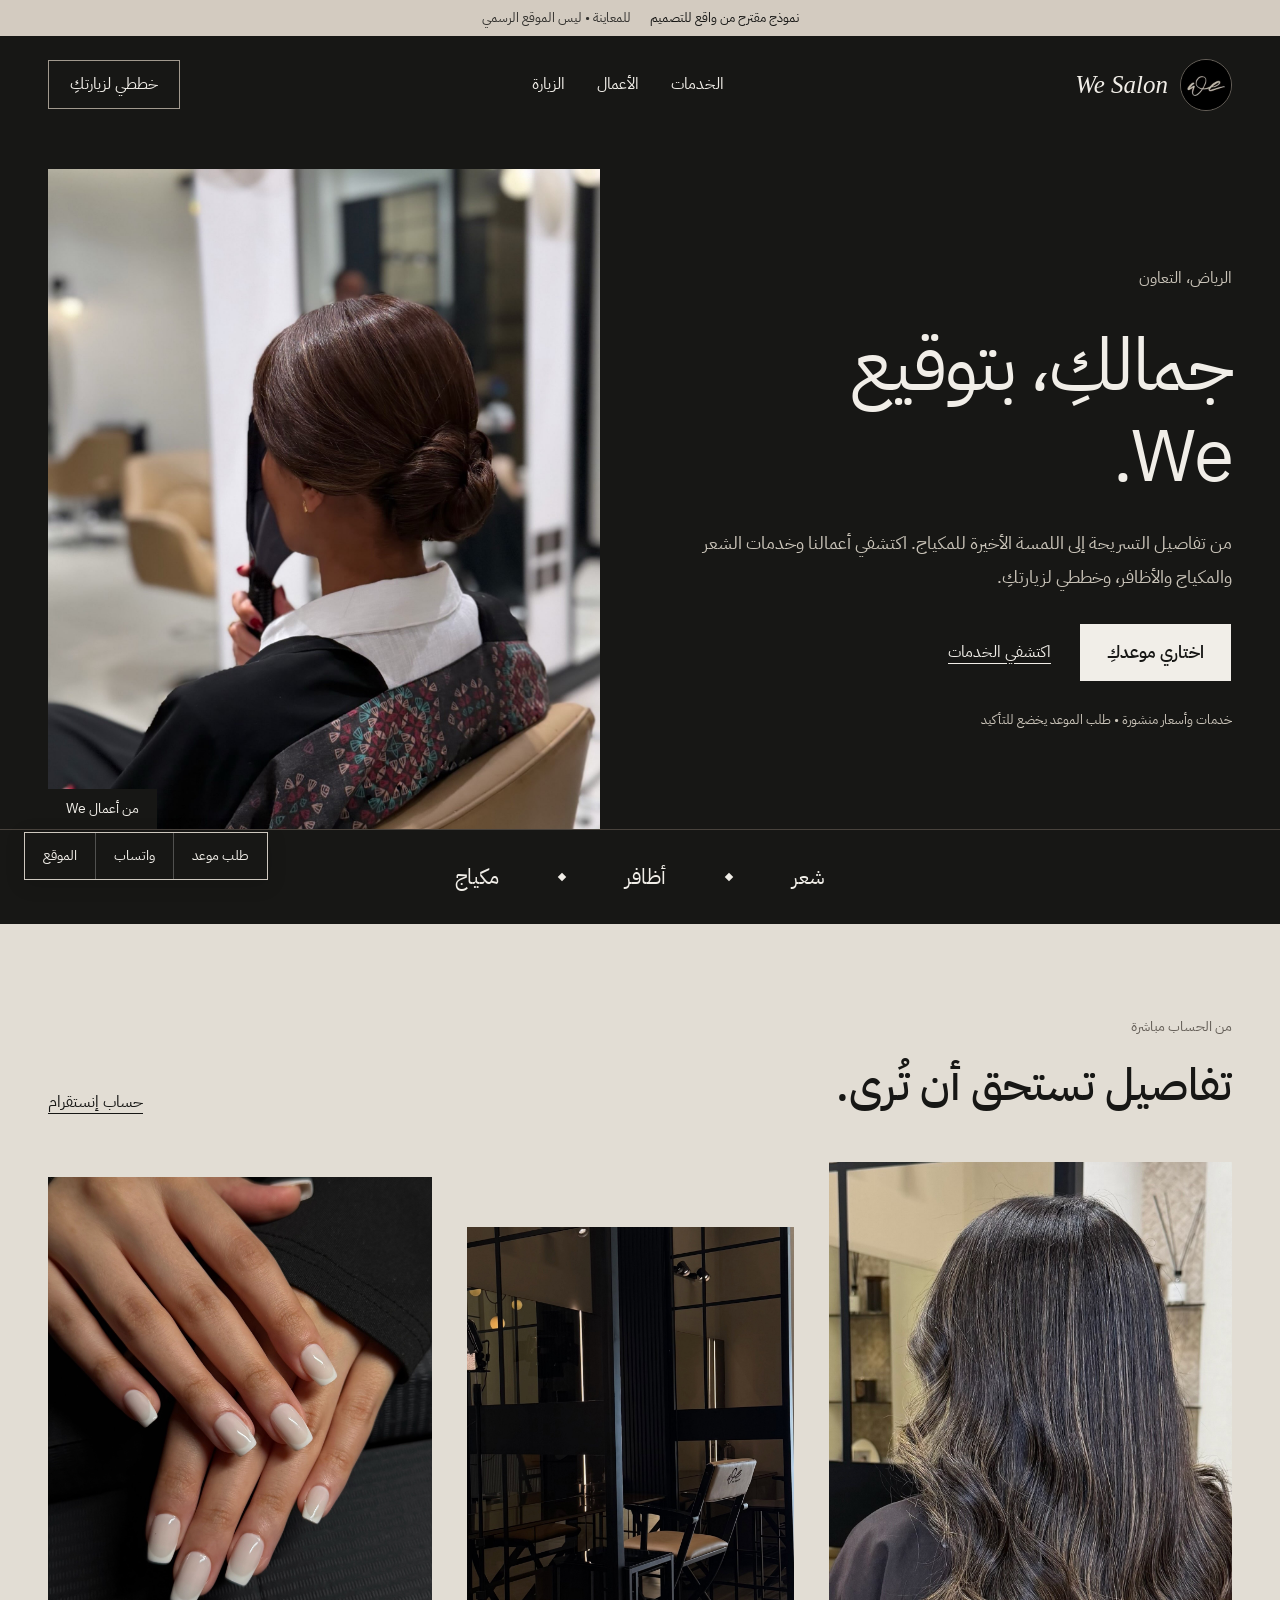
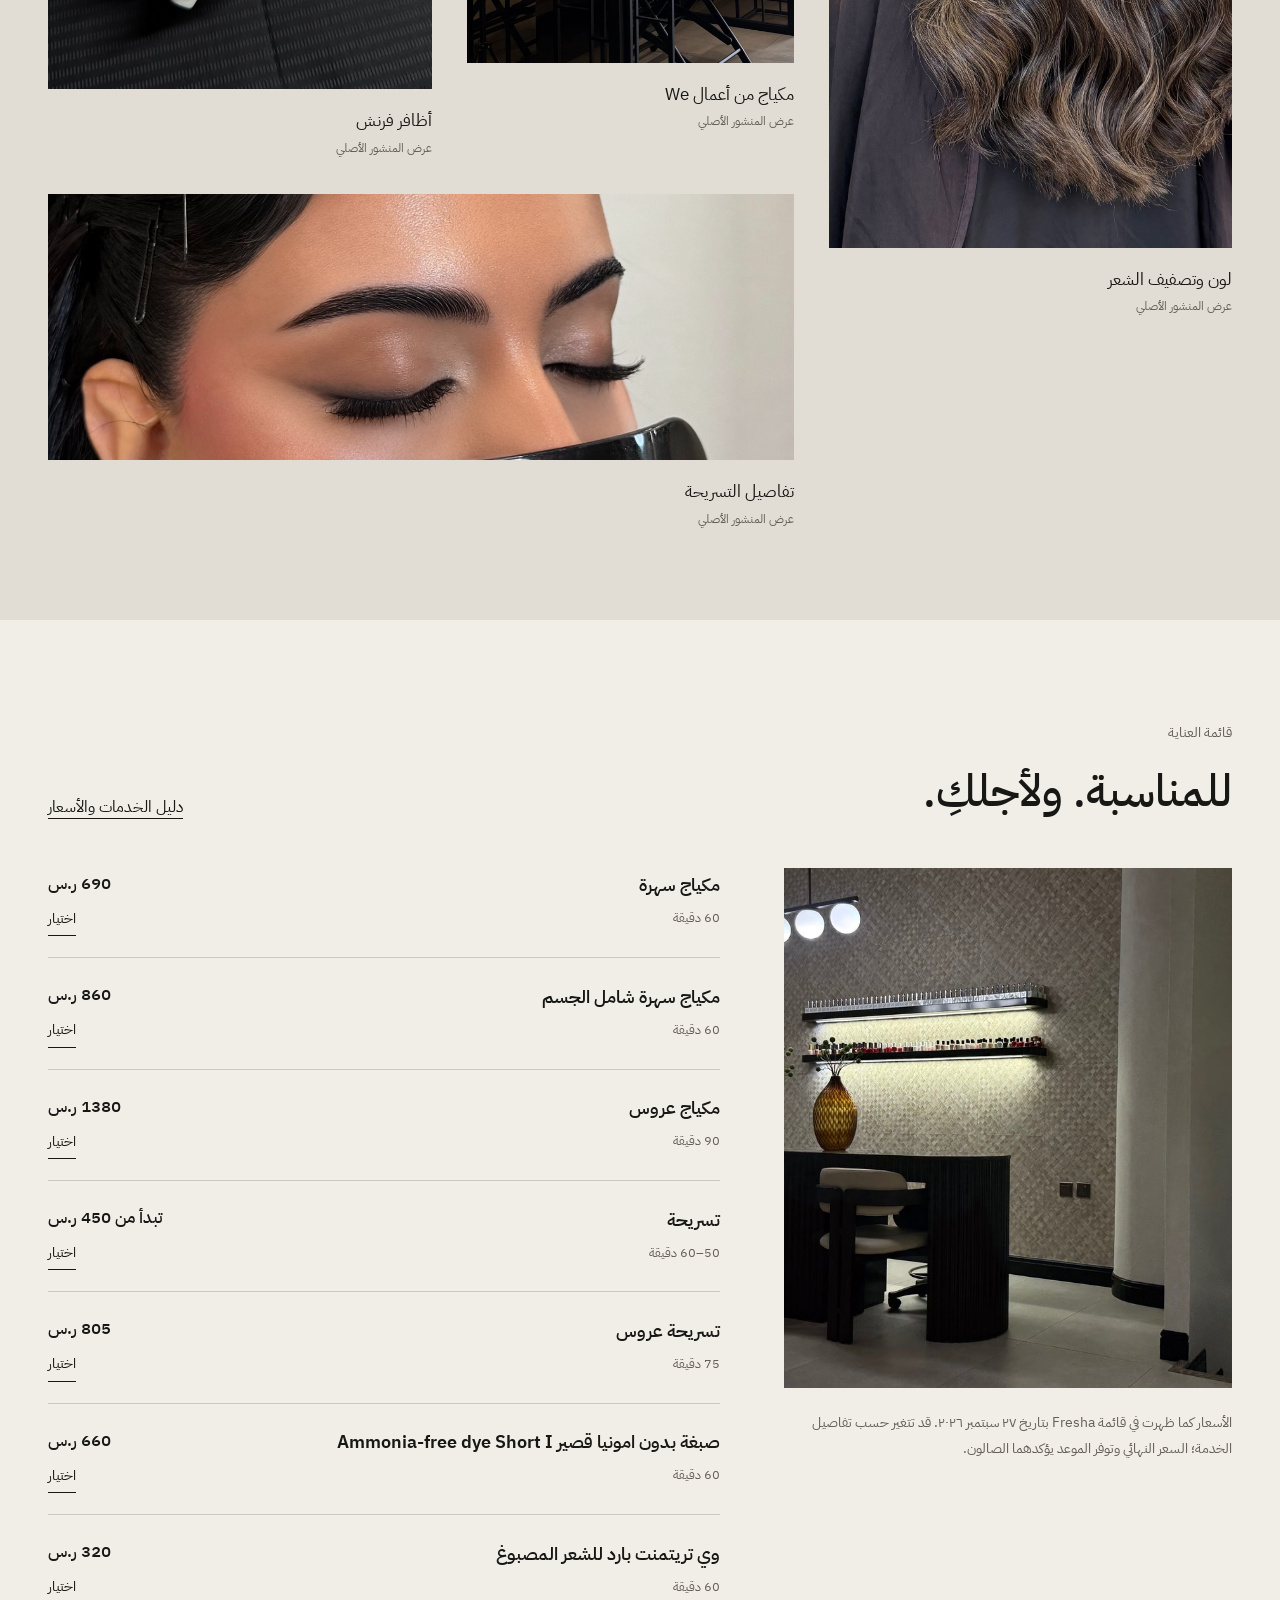
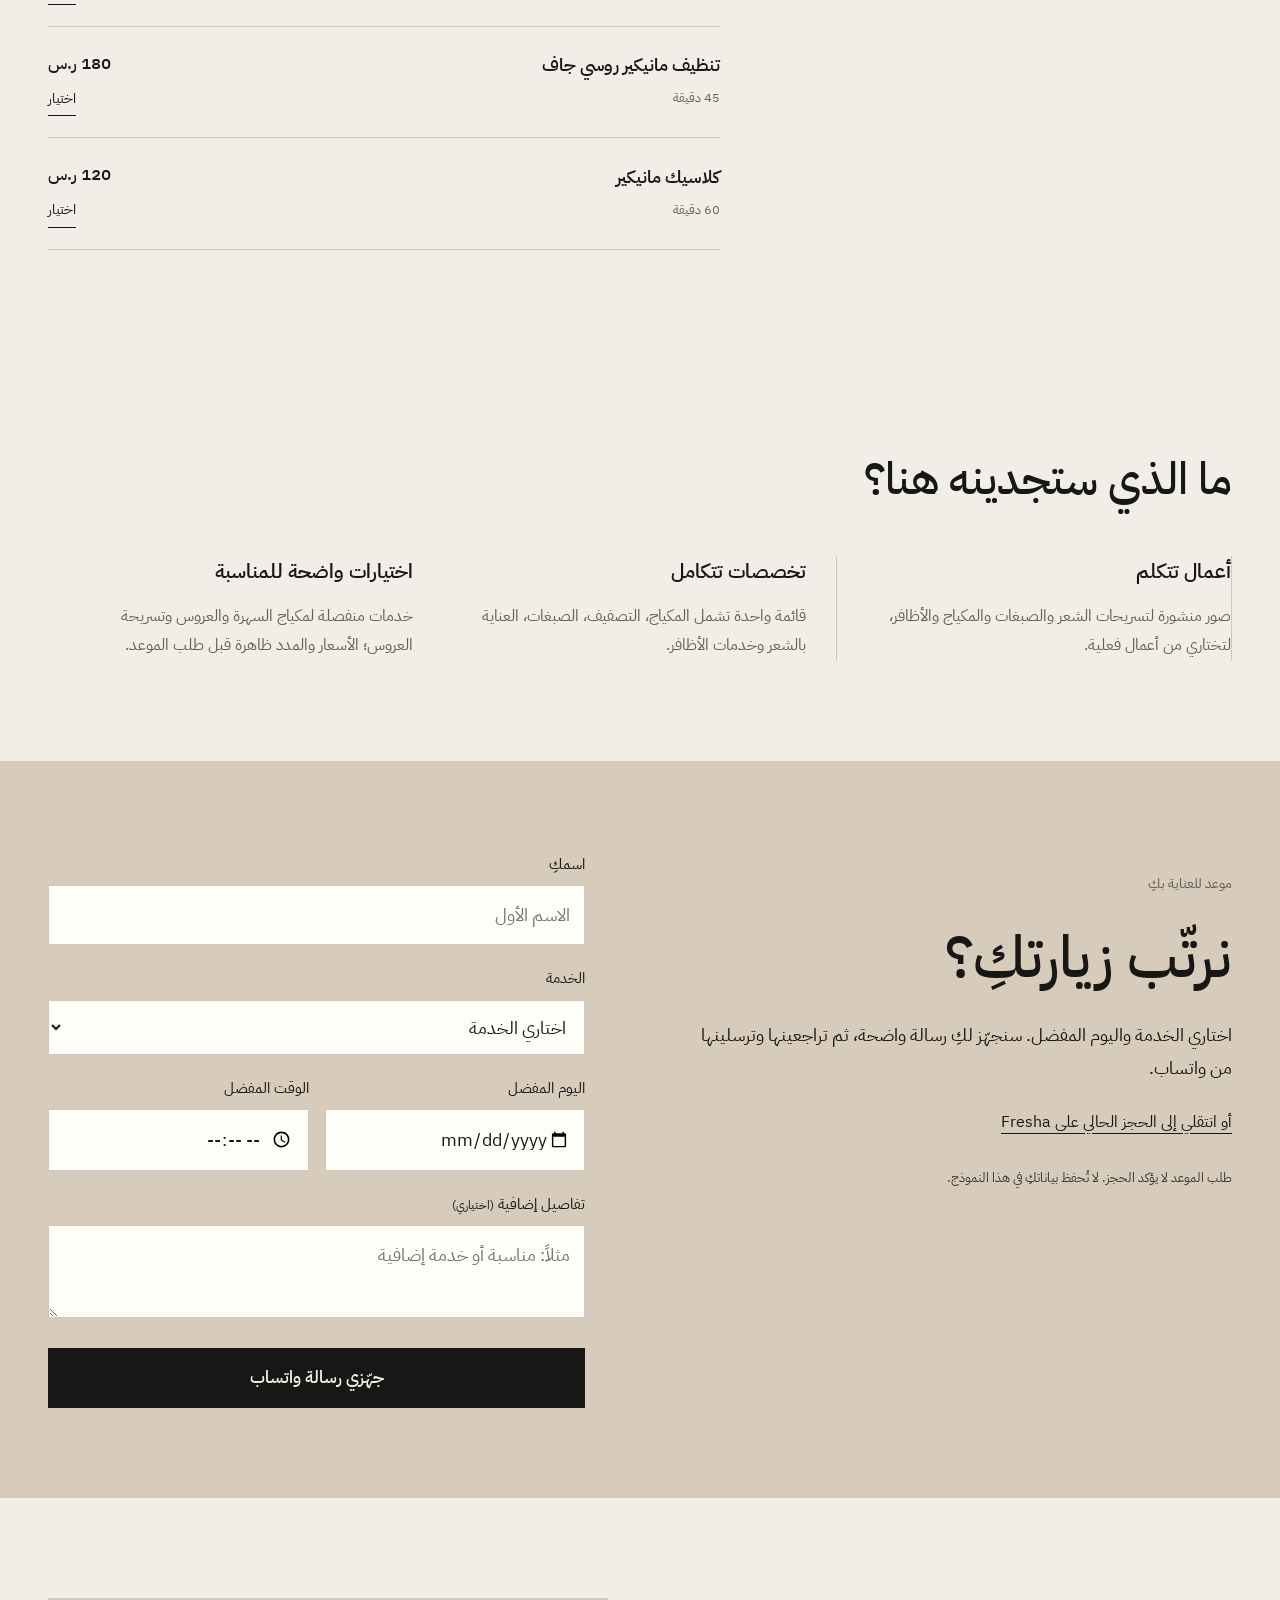
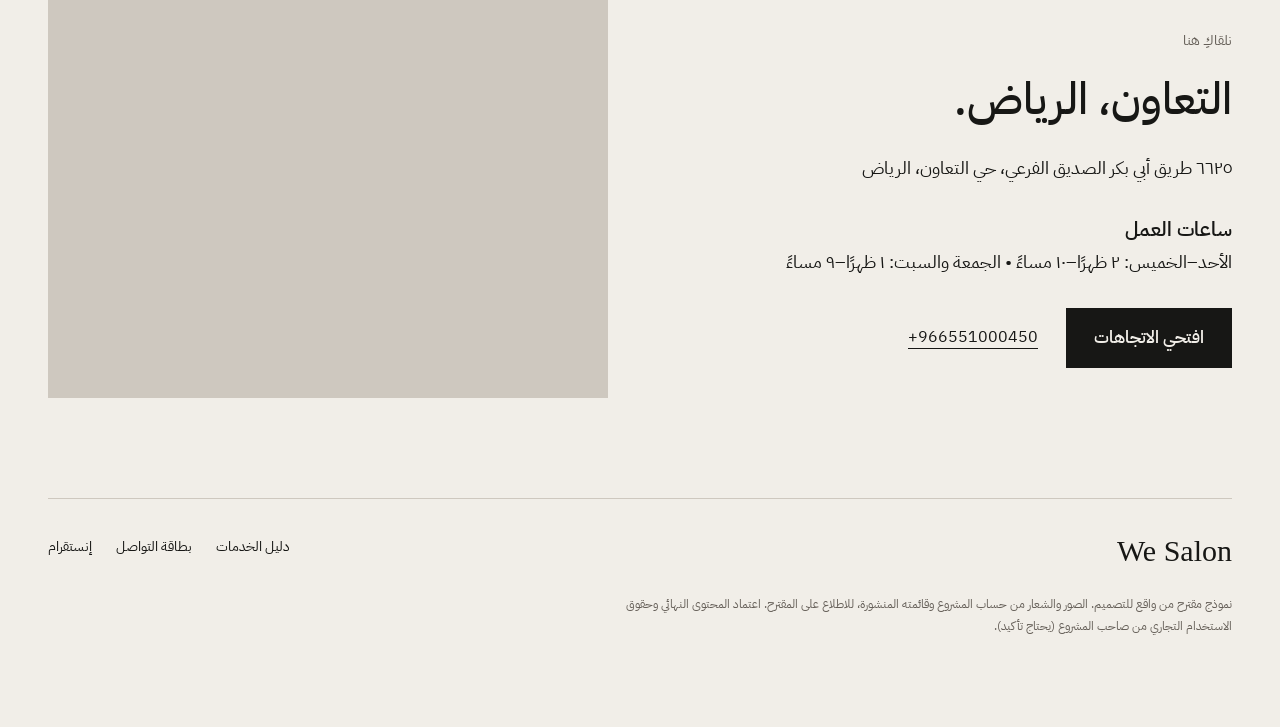
<file: we/index.html>
<!doctype html><html lang="ar" dir="rtl"><head><meta charset="utf-8"><meta name="viewport" content="width=device-width, initial-scale=1"><meta name="robots" content="noindex,nofollow"><title>وي صالون | صالون تجميل في التعاون الرياض</title><meta name="description" content="اكتشفي خدمات وأعمال وي صالون في حي التعاون بالرياض. أسعار منشورة، موقع الفرع، ساعات العمل وطلب موعد عبر واتساب. نموذج مقترح من واقع للتصميم."><meta name="theme-color" content="#171715"><meta property="og:title" content="وي صالون | صالون تجميل في التعاون الرياض"><meta property="og:description" content="اكتشفي خدمات وأعمال وي صالون في حي التعاون بالرياض. أسعار منشورة، موقع الفرع، ساعات العمل وطلب موعد عبر واتساب. نموذج مقترح من واقع للتصميم."><meta property="og:image" content="https://az212z.github.io/waqea-proposals-20260927/we/assets/work-1.jpg"><link rel="icon" href="assets/logo.jpg"><link rel="stylesheet" href="../shared/fonts.css"><link rel="stylesheet" href="../shared/base.css?v=20260927b"><link rel="stylesheet" href="theme.css"><script src="../shared/app.js" defer></script></head><body class="we" data-brand="we" data-phone="966551000450" data-name="وي صالون"><a class="skip" href="#main">انتقلي إلى المحتوى</a><div class="proposal">نموذج مقترح من واقع للتصميم <span>للمعاينة • ليس الموقع الرسمي</span></div><header class="header wrap"><a href="./" class="brand" aria-label="وي صالون — الرئيسية"><img src="assets/logo.jpg" width="52" height="52" alt="شعار وي صالون الأصلي"><span>We Salon</span></a><nav aria-label="التنقل الرئيسي"><a href="#services">الخدمات</a><a href="#gallery">الأعمال</a><a href="#visit">الزيارة</a></nav><a class="nav-book" href="#booking">خططي لزيارتكِ</a></header><main id="main"><section class="hero wrap" aria-labelledby="hero-title"><div class="hero-copy"><p class="location">الرياض، التعاون</p><h1 id="hero-title">جمالكِ، بتوقيع We.</h1><p>من تفاصيل التسريحة إلى اللمسة الأخيرة للمكياج. اكتشفي أعمالنا وخدمات الشعر والمكياج والأظافر، وخططي لزيارتكِ.</p><div class="actions"><a class="button" href="#booking">اختاري موعدكِ</a><a class="text-link" href="#services">اكتشفي الخدمات</a></div><p class="hero-note">خدمات وأسعار منشورة • طلب الموعد يخضع للتأكيد</p></div><figure class="hero-photo"><img src="assets/work-1.jpg" alt="تسريحة شعر من أعمال وي صالون" fetchpriority="high"><figcaption>من أعمال We</figcaption></figure></section><div class="specialties"><span>شعر</span><i></i><span>أظافر</span><i></i><span>مكياج</span></div><section class="gallery-section" id="gallery"><div class="wrap"><div class="section-head"><div><p class="kicker">من الحساب مباشرة</p><h2>تفاصيل تستحق أن تُرى.</h2></div><a href="https://www.instagram.com/wesalon.sa/" target="_blank" rel="noopener" class="text-link">حساب إنستقرام</a></div><div class="gallery"><figure><a href="https://www.instagram.com/wesalon.sa/p/DcvnXnOoiIU/" target="_blank" rel="noopener" aria-label="عرض المنشور الأصلي: لون وتصفيف الشعر"><img src="assets/work-4.jpg" alt="لون وتصفيف الشعر" loading="lazy"></a><figcaption>لون وتصفيف الشعر<span>عرض المنشور الأصلي</span></figcaption></figure><figure><a href="https://www.instagram.com/wesalon.sa/p/DcTUd9jIyls/" target="_blank" rel="noopener" aria-label="عرض المنشور الأصلي: مكياج من أعمال We"><img src="assets/work-5.jpg" alt="مكياج من أعمال We" loading="lazy"></a><figcaption>مكياج من أعمال We<span>عرض المنشور الأصلي</span></figcaption></figure><figure><a href="https://www.instagram.com/wesalon.sa/p/Dc0w1vkoFTU/" target="_blank" rel="noopener" aria-label="عرض المنشور الأصلي: أظافر فرنش"><img src="assets/work-3.jpg" alt="أظافر فرنش" loading="lazy"></a><figcaption>أظافر فرنش<span>عرض المنشور الأصلي</span></figcaption></figure><figure><a href="https://www.instagram.com/wesalon.sa/p/DdT6Y1coPHj/" target="_blank" rel="noopener" aria-label="عرض المنشور الأصلي: تفاصيل التسريحة"><img src="assets/work-2.jpg" alt="تفاصيل التسريحة" loading="lazy"></a><figcaption>تفاصيل التسريحة<span>عرض المنشور الأصلي</span></figcaption></figure></div></div></section><section class="section wrap" id="services"><div class="section-head"><div><p class="kicker">قائمة العناية</p><h2>للمناسبة. ولأجلكِ.</h2></div><a class="text-link" href="menu.html">دليل الخدمات والأسعار</a></div><div class="services-layout"><div class="service-intro"><img src="assets/place-3.jpg" alt="من داخل وي صالون" loading="lazy"><p>الأسعار كما ظهرت في قائمة Fresha بتاريخ ٢٧ سبتمبر ٢٠٢٦. قد تتغير حسب تفاصيل الخدمة؛ السعر النهائي وتوفر الموعد يؤكدهما الصالون.</p></div><div class="service-list"><div class="service-row"><div><h3>مكياج سهرة</h3><span>60 دقيقة</span></div><div class="service-price"><strong>690 ر.س</strong><button type="button" class="select-service" data-service="مكياج سهرة">اختيار</button></div></div><div class="service-row"><div><h3>مكياج سهرة شامل الجسم</h3><span>60 دقيقة</span></div><div class="service-price"><strong>860 ر.س</strong><button type="button" class="select-service" data-service="مكياج سهرة شامل الجسم">اختيار</button></div></div><div class="service-row"><div><h3>مكياج عروس</h3><span>90 دقيقة</span></div><div class="service-price"><strong>1380 ر.س</strong><button type="button" class="select-service" data-service="مكياج عروس">اختيار</button></div></div><div class="service-row"><div><h3>تسريحة</h3><span>50–60 دقيقة</span></div><div class="service-price"><strong>تبدأ من 450 ر.س</strong><button type="button" class="select-service" data-service="تسريحة">اختيار</button></div></div><div class="service-row"><div><h3>تسريحة عروس</h3><span>75 دقيقة</span></div><div class="service-price"><strong>805 ر.س</strong><button type="button" class="select-service" data-service="تسريحة عروس">اختيار</button></div></div><div class="service-row"><div><h3>صبغة بدون امونيا قصير Ammonia-free dye Short I</h3><span>60 دقيقة</span></div><div class="service-price"><strong>660 ر.س</strong><button type="button" class="select-service" data-service="صبغة بدون امونيا قصير Ammonia-free dye Short I">اختيار</button></div></div><div class="service-row"><div><h3>وي تريتمنت بارد للشعر المصبوغ</h3><span>60 دقيقة</span></div><div class="service-price"><strong>320 ر.س</strong><button type="button" class="select-service" data-service="وي تريتمنت بارد للشعر المصبوغ">اختيار</button></div></div><div class="service-row"><div><h3>تنظيف مانيكير روسي جاف</h3><span>45 دقيقة</span></div><div class="service-price"><strong>180 ر.س</strong><button type="button" class="select-service" data-service="تنظيف مانيكير روسي جاف">اختيار</button></div></div><div class="service-row"><div><h3>كلاسيك مانيكير</h3><span>60 دقيقة</span></div><div class="service-price"><strong>120 ر.س</strong><button type="button" class="select-service" data-service="كلاسيك مانيكير">اختيار</button></div></div></div></div></section><section class="section wrap why"><div class="section-head"><h2>ما الذي ستجدينه هنا؟</h2></div><div class="why-grid"><article><h3>أعمال تتكلم</h3><p>صور منشورة لتسريحات الشعر والصبغات والمكياج والأظافر، لتختاري من أعمال فعلية.</p></article><article><h3>تخصصات تتكامل</h3><p>قائمة واحدة تشمل المكياج، التصفيف، الصبغات، العناية بالشعر وخدمات الأظافر.</p></article><article><h3>اختيارات واضحة للمناسبة</h3><p>خدمات منفصلة لمكياج السهرة والعروس وتسريحة العروس؛ الأسعار والمدد ظاهرة قبل طلب الموعد.</p></article></div></section><section class="booking-section" id="booking"><div class="wrap booking-layout"><div><p class="kicker">موعد للعناية بكِ</p><h2>نرتّب زيارتكِ؟</h2><p>اختاري الخدمة واليوم المفضل. سنجهّز لكِ رسالة واضحة، ثم تراجعينها وترسلينها من واتساب.</p><a class="text-link" href="https://www.fresha.com/a/we-salon-riyadh-6625-abi-bakr-as-siddiq-branch-road-qqox0ucv" target="_blank" rel="noopener">أو انتقلي إلى الحجز الحالي على Fresha</a><p class="small">طلب الموعد لا يؤكد الحجز. لا تُحفظ بياناتكِ في هذا النموذج.</p></div><form id="booking-form"><div class="field"><label for="customer">اسمكِ</label><input id="customer" name="customer" autocomplete="given-name" maxlength="60" required placeholder="الاسم الأول"></div><div class="field"><label for="service">الخدمة</label><select id="service" name="service" required><option value="">اختاري الخدمة</option><option>مكياج سهرة</option><option>مكياج سهرة شامل الجسم</option><option>مكياج عروس</option><option>تسريحة</option><option>تسريحة عروس</option><option>صبغة بدون امونيا قصير Ammonia-free dye Short I</option><option>وي تريتمنت بارد للشعر المصبوغ</option><option>تنظيف مانيكير روسي جاف</option><option>كلاسيك مانيكير</option><option>خدمة أخرى / أحتاج مساعدة في الاختيار</option></select></div><div class="form-pair"><div class="field"><label for="day">اليوم المفضل</label><input id="day" name="day" type="date" required></div><div class="field"><label for="time">الوقت المفضل</label><input id="time" name="time" type="time" required></div></div><div class="field"><label for="notes">تفاصيل إضافية <span>(اختياري)</span></label><textarea id="notes" name="notes" rows="2" maxlength="300" placeholder="مثلاً: مناسبة أو خدمة إضافية"></textarea></div><button class="button" type="submit">جهّزي رسالة واتساب</button><div id="message-preview" hidden aria-live="polite"><h3>راجعي طلبكِ</h3><p id="message-text"></p><a id="whatsapp-ready" class="button" target="_blank" rel="noopener">افتحي واتساب لإرسال الطلب</a><p class="small">لن تُرسل الرسالة حتى تضغطي إرسال داخل واتساب.</p></div></form></div></section><section class="section wrap visit" id="visit"><div><p class="kicker">نلقاكِ هنا</p><h2>التعاون، الرياض.</h2><address>٦٦٢٥ طريق أبي بكر الصديق الفرعي، حي التعاون، الرياض</address><h3>ساعات العمل</h3><p>الأحد–الخميس: ٢ ظهرًا–١٠ مساءً • الجمعة والسبت: ١ ظهرًا–٩ مساءً</p><div class="actions"><a class="button" href="https://maps.app.goo.gl/CJP8Yd1p11njk17m8" target="_blank" rel="noopener">افتحي الاتجاهات</a><a href="tel:+966551000450" class="text-link" dir="ltr">+966551000450</a></div></div><iframe title="خريطة موقع وي صالون" src="https://maps.google.com/maps?q=24.7617588,46.69384&z=16&output=embed" loading="lazy" referrerpolicy="no-referrer-when-downgrade"></iframe></section></main><footer class="wrap"><div class="footer-brand">We Salon</div><div><a href="menu.html">دليل الخدمات</a><a href="card.html">بطاقة التواصل</a><a href="https://www.instagram.com/wesalon.sa/" target="_blank" rel="noopener">إنستقرام</a></div><p>نموذج مقترح من واقع للتصميم. الصور والشعار من حساب المشروع وقائمته المنشورة، للاطلاع على المقترح. اعتماد المحتوى النهائي وحقوق الاستخدام التجاري من صاحب المشروع (يحتاج تأكيد).</p></footer><div class="sticky-contact"><a href="#booking">طلب موعد</a><a href="https://wa.me/966551000450" target="_blank" rel="noopener">واتساب</a><a href="https://maps.app.goo.gl/CJP8Yd1p11njk17m8" target="_blank" rel="noopener">الموقع</a></div></body></html>
</file>
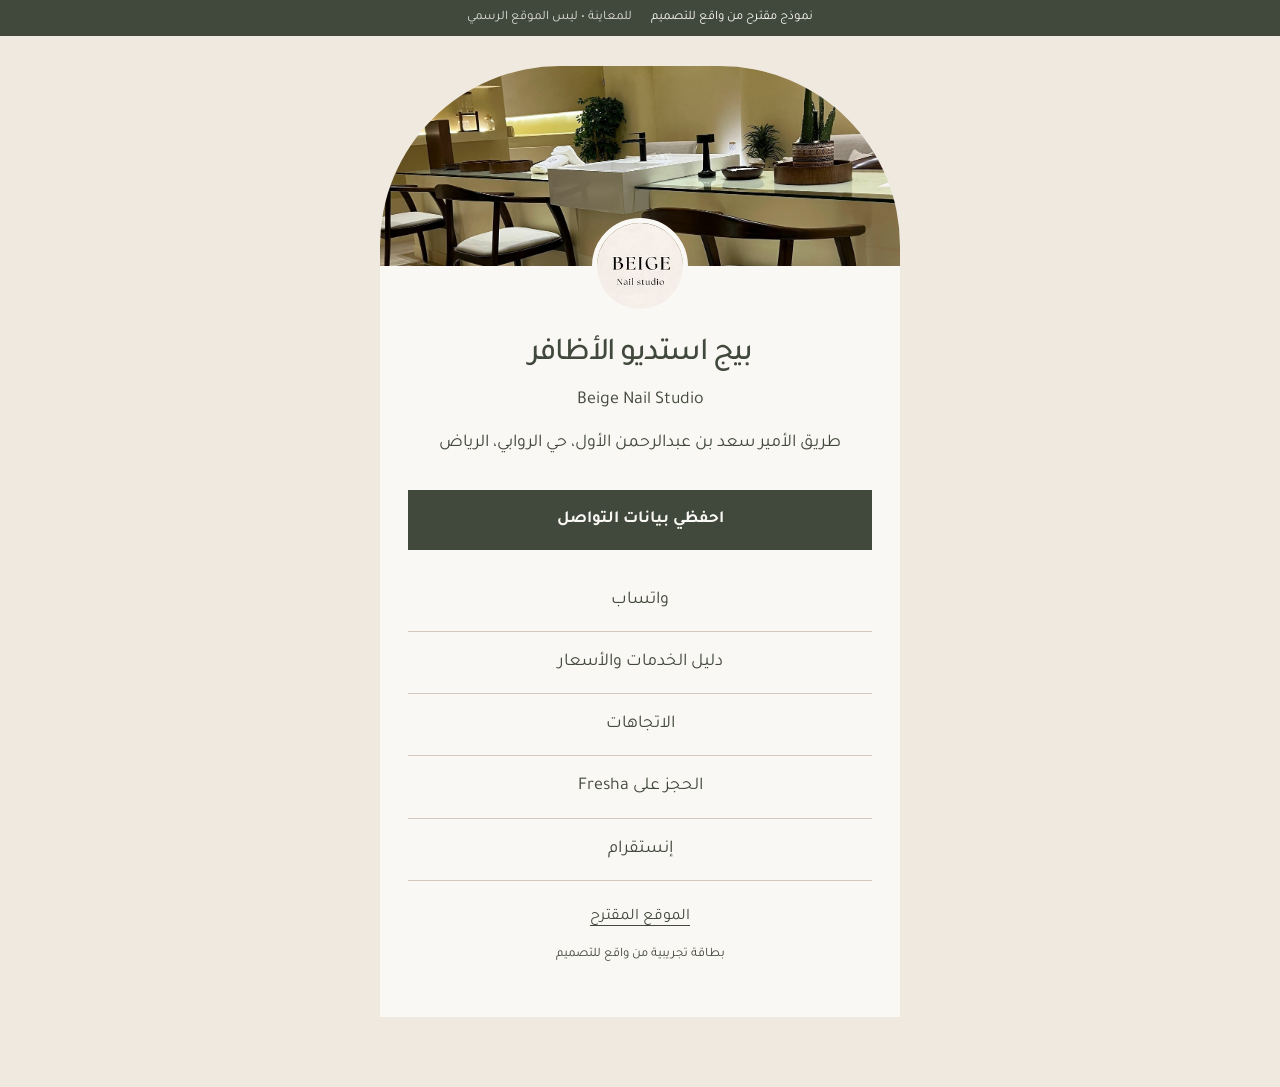
<file: beige/card.html>
<!doctype html><html lang="ar" dir="rtl"><head><meta charset="utf-8"><meta name="viewport" content="width=device-width, initial-scale=1"><meta name="robots" content="noindex,nofollow"><title>بطاقة بيج استديو الأظافر</title><meta name="description" content="اكتشفي خدمات وأعمال بيج استديو الأظافر في حي الروابي بالرياض. أسعار منشورة، موقع الفرع، ساعات العمل وطلب موعد عبر واتساب. نموذج مقترح من واقع للتصميم."><meta name="theme-color" content="#41483C"><meta property="og:title" content="بطاقة بيج استديو الأظافر"><meta property="og:description" content="اكتشفي خدمات وأعمال بيج استديو الأظافر في حي الروابي بالرياض. أسعار منشورة، موقع الفرع، ساعات العمل وطلب موعد عبر واتساب. نموذج مقترح من واقع للتصميم."><meta property="og:image" content="https://az212z.github.io/waqea-proposals-20260927/beige/assets/work-3.jpg"><link rel="icon" href="assets/logo.jpg"><link rel="stylesheet" href="../shared/fonts.css"><link rel="stylesheet" href="../shared/base.css?v=20260927b"><link rel="stylesheet" href="theme.css"><script src="../shared/app.js" defer></script></head><body class="beige" data-brand="beige" data-phone="966537630319" data-name="بيج استديو الأظافر"><a class="skip" href="#main">انتقلي إلى المحتوى</a><div class="proposal">نموذج مقترح من واقع للتصميم <span>للمعاينة • ليس الموقع الرسمي</span></div><main id="main" class="digital-card"><img class="card-cover" src="assets/place-1.jpg" alt="داخل بيج استديو الأظافر"><img class="card-logo" src="assets/logo.jpg" alt="الشعار الأصلي"><h1>بيج استديو الأظافر</h1><p>Beige Nail Studio</p><p>طريق الأمير سعد بن عبدالرحمن الأول، حي الروابي، الرياض</p><a class="button" href="contact.vcf" download>احفظي بيانات التواصل</a><a class="card-link" href="https://wa.me/966537630319" target="_blank" rel="noopener">واتساب</a><a class="card-link" href="menu.html">دليل الخدمات والأسعار</a><a class="card-link" href="https://maps.app.goo.gl/cznaPaKT7foWH9KS8" target="_blank" rel="noopener">الاتجاهات</a><a class="card-link" href="https://www.fresha.com/a/beige-nail-studio-riyadh-al-ameer-saad-bin-abdulrahman-al-awwal-road-riyadh-14216-qgqaki58" target="_blank" rel="noopener">الحجز على Fresha</a><a class="card-link" href="https://www.instagram.com/beigenailsa/" target="_blank" rel="noopener">إنستقرام</a><a class="text-link" href="./">الموقع المقترح</a><p class="small">بطاقة تجريبية من واقع للتصميم</p></main></body></html>
</file>
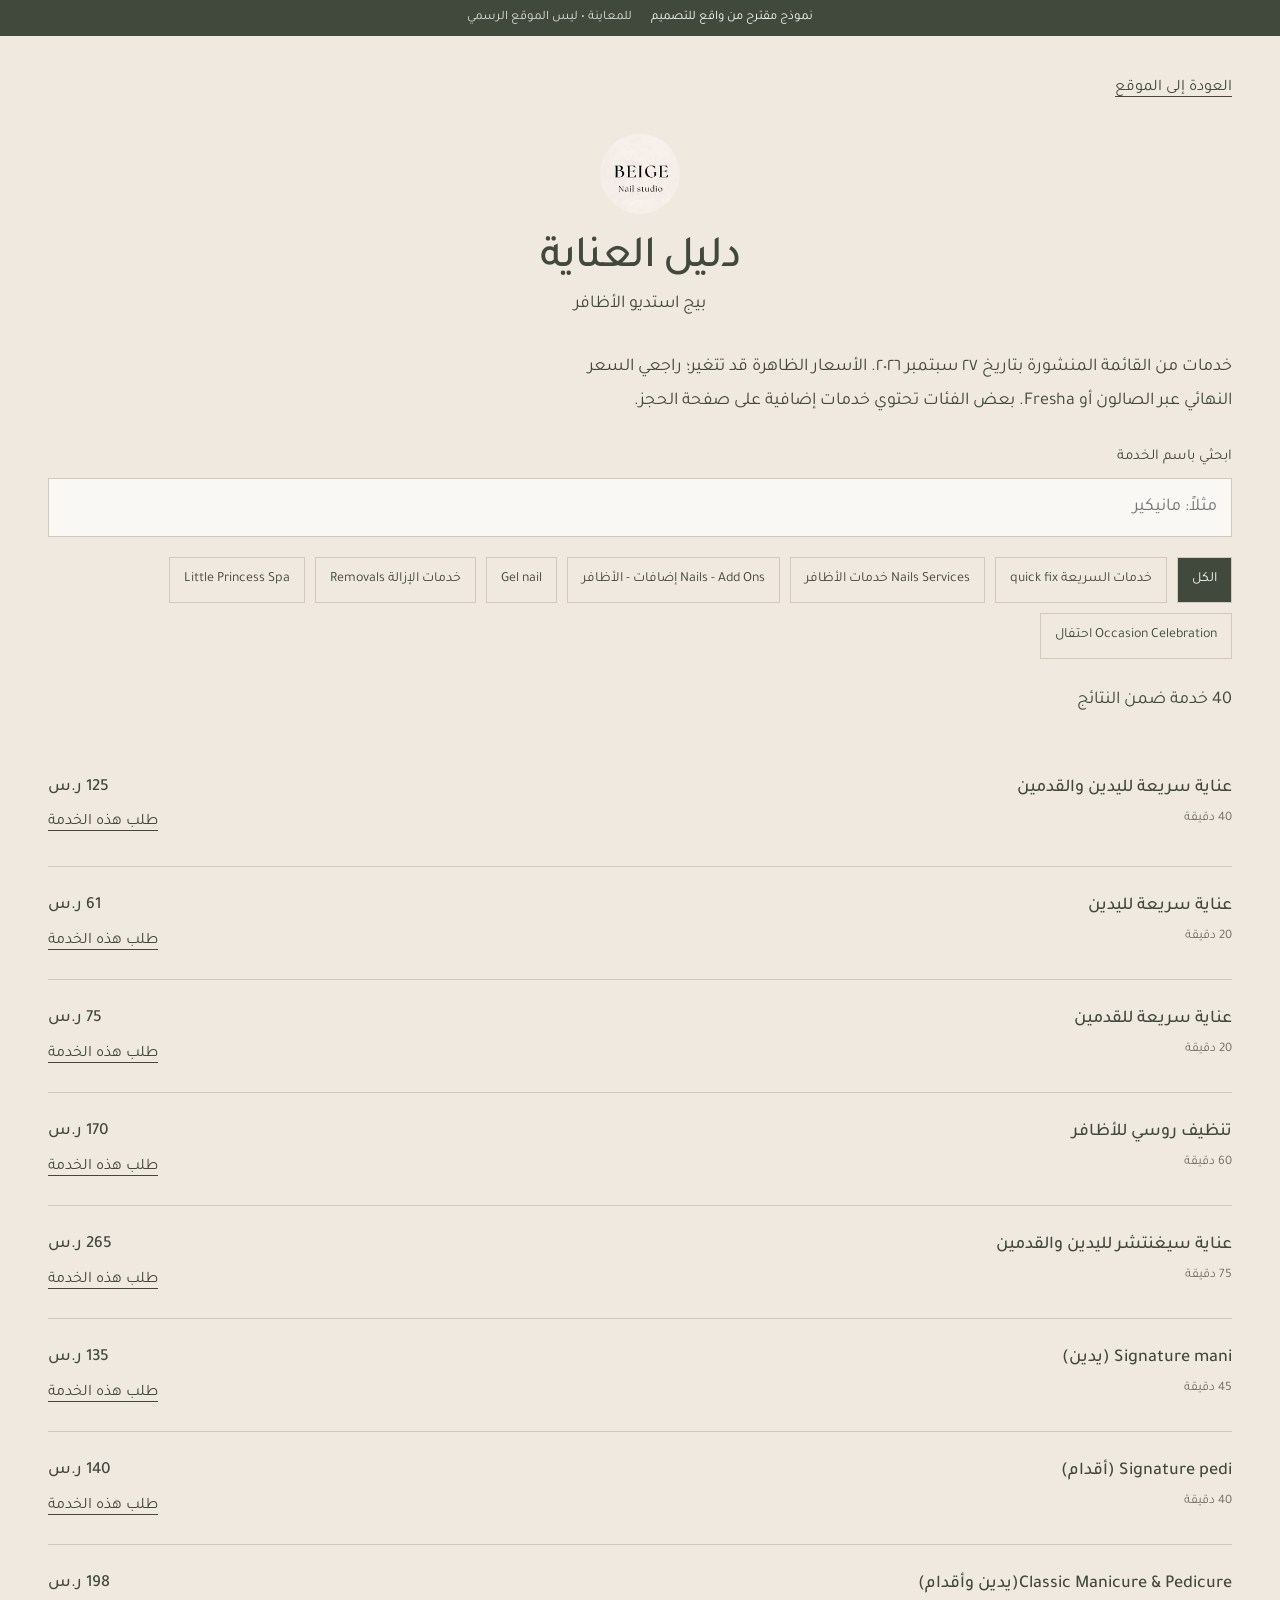
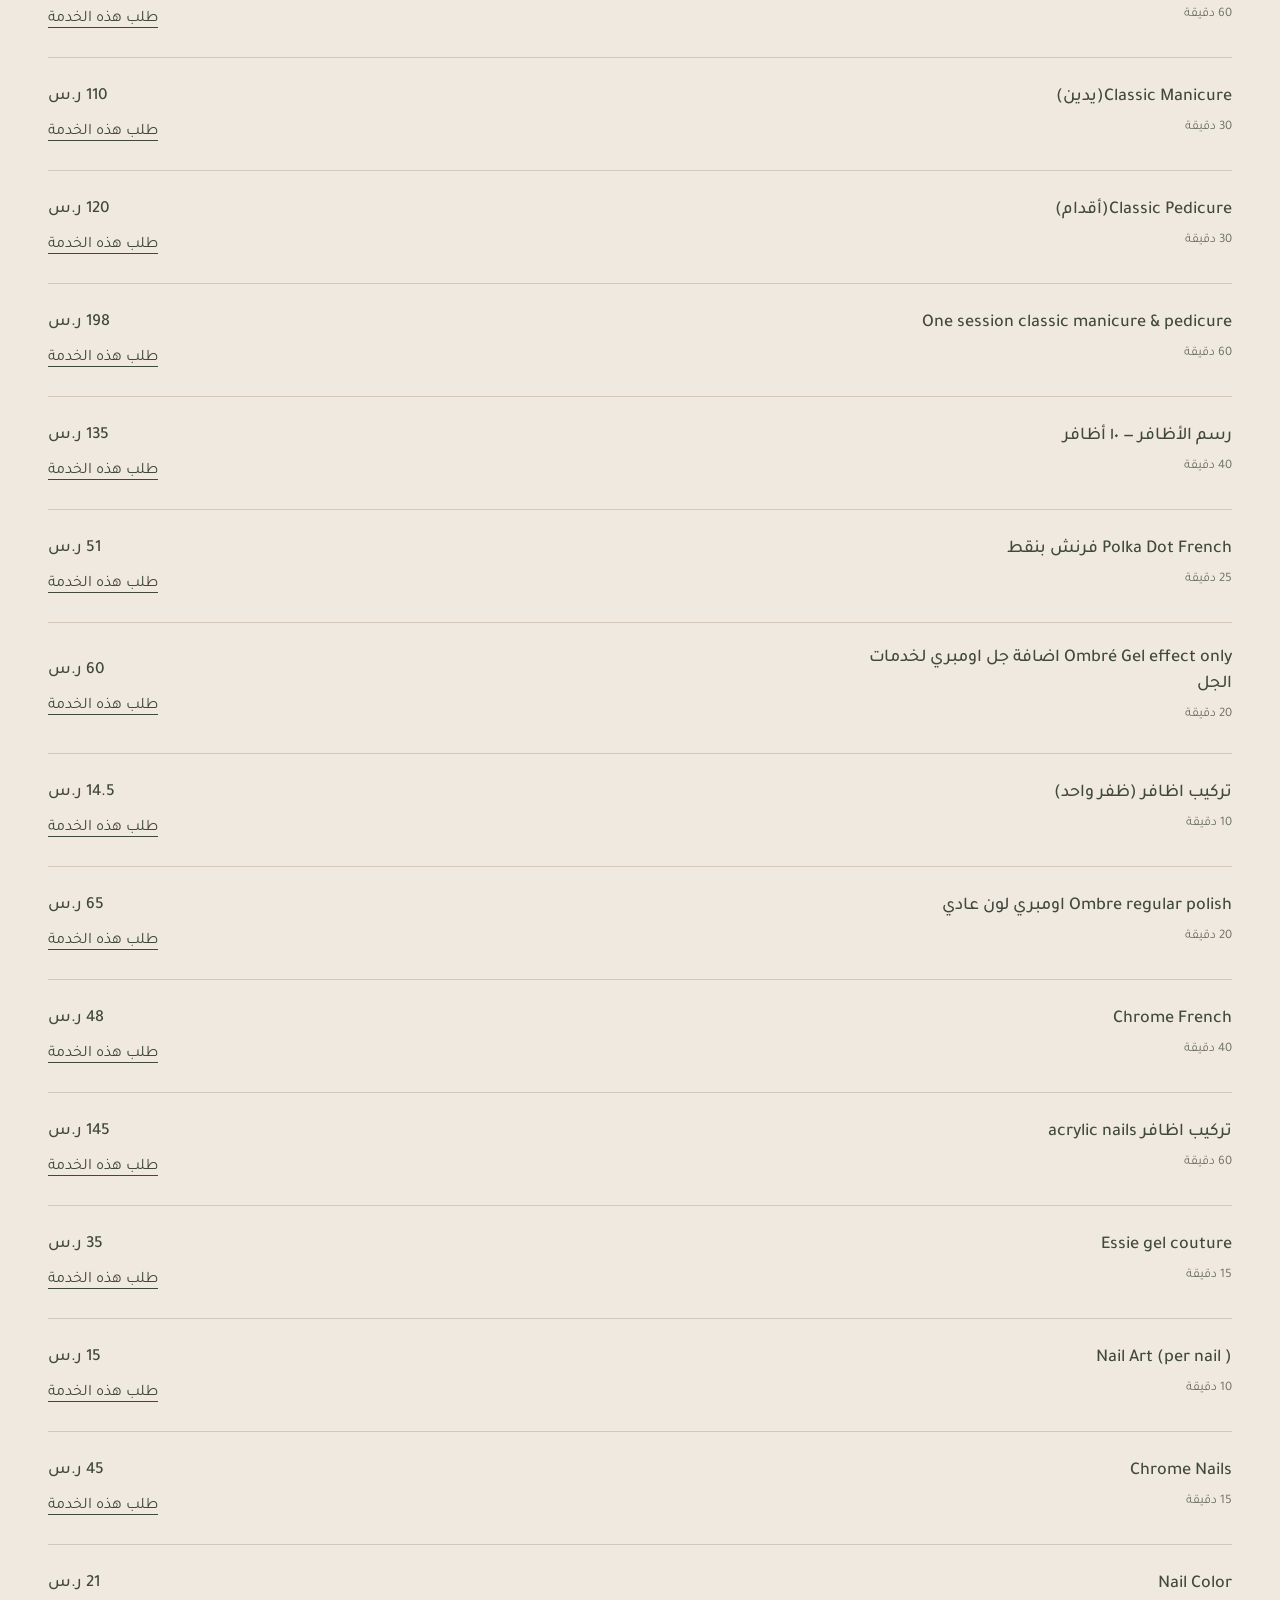
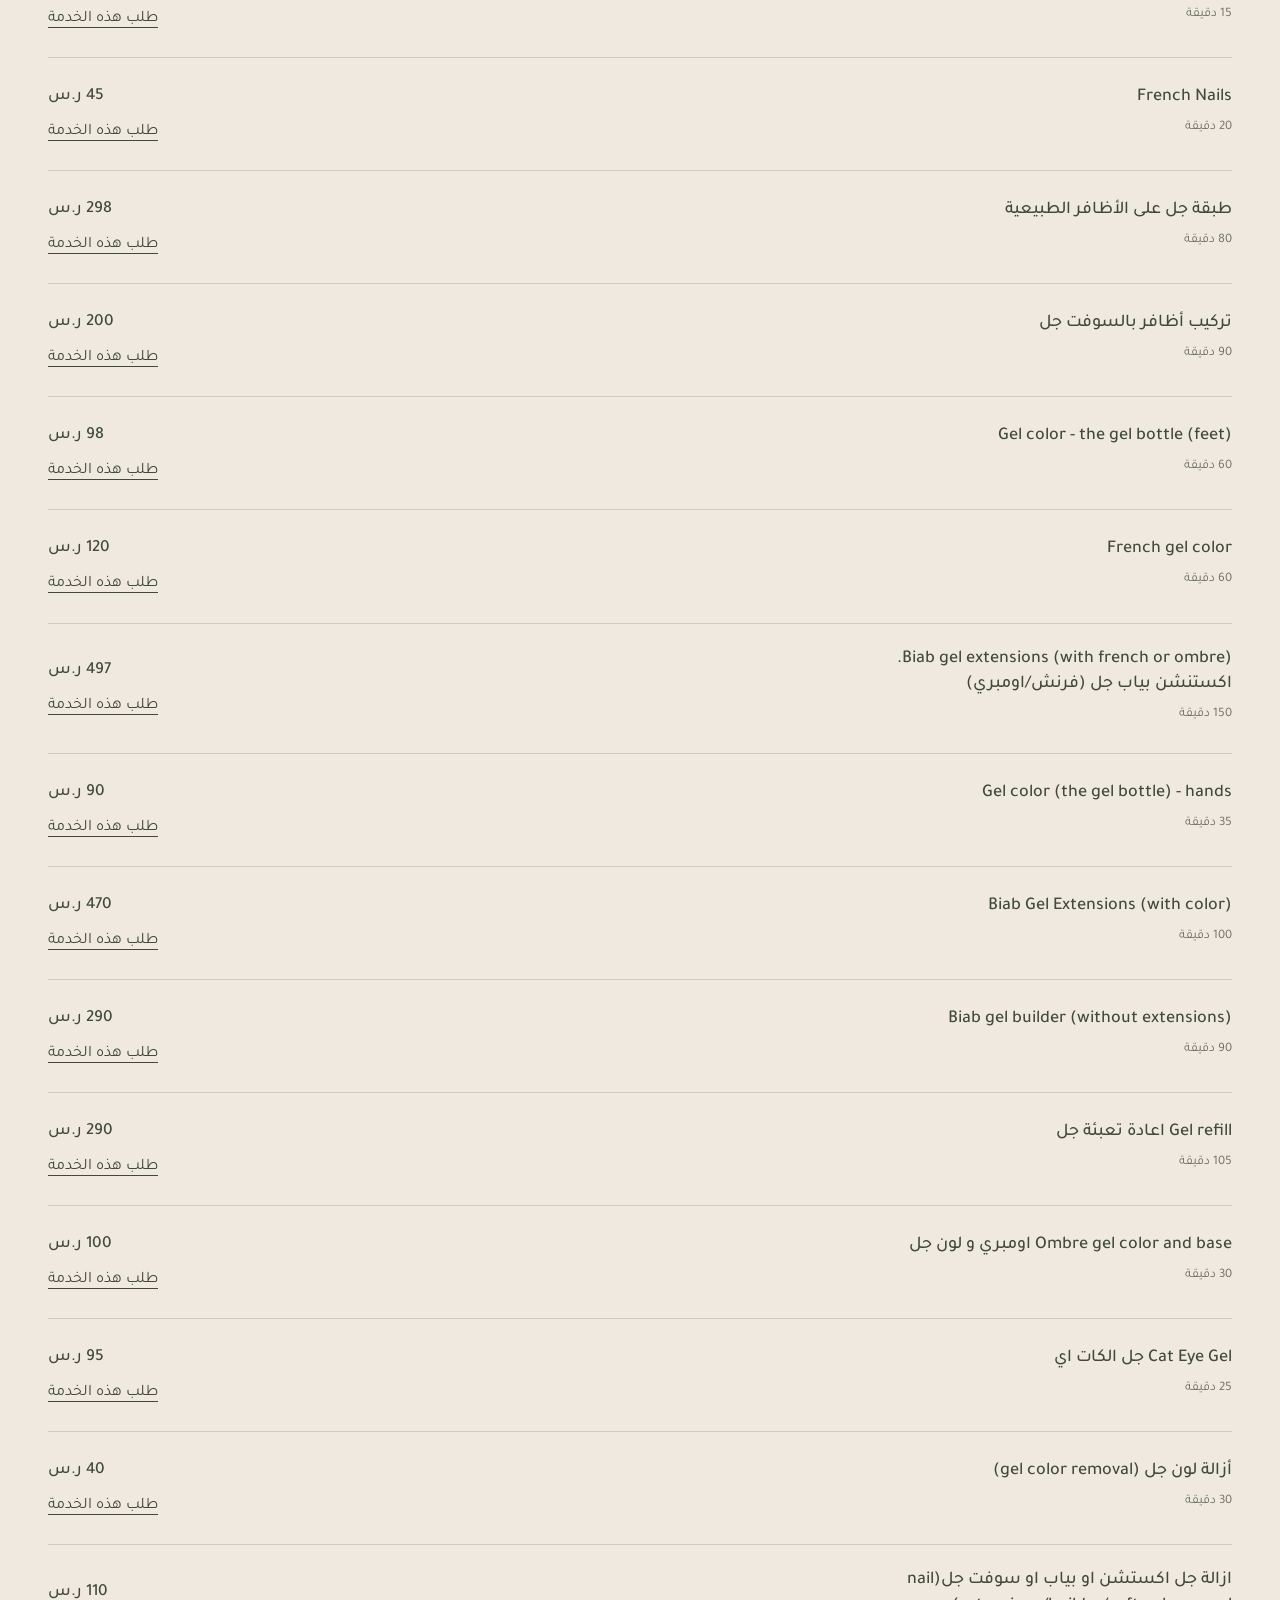
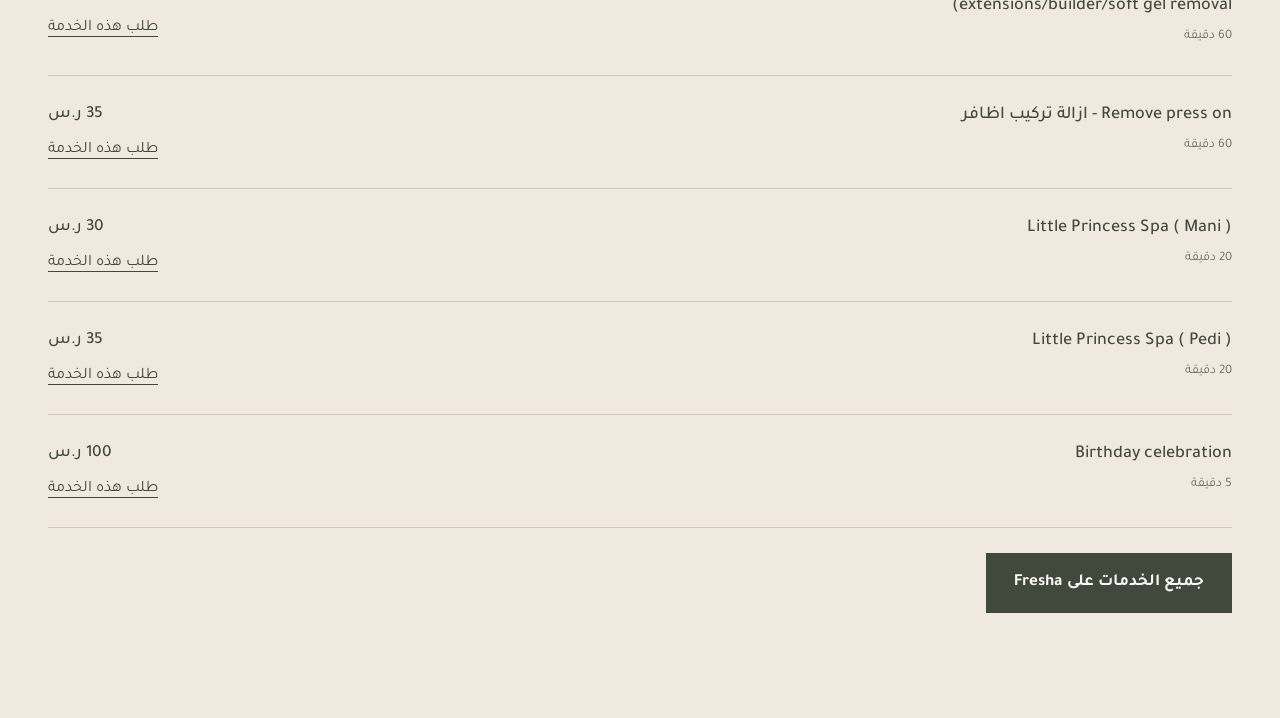
<file: beige/menu.html>
<!doctype html><html lang="ar" dir="rtl"><head><meta charset="utf-8"><meta name="viewport" content="width=device-width, initial-scale=1"><meta name="robots" content="noindex,nofollow"><title>دليل خدمات بيج استديو الأظافر</title><meta name="description" content="اكتشفي خدمات وأعمال بيج استديو الأظافر في حي الروابي بالرياض. أسعار منشورة، موقع الفرع، ساعات العمل وطلب موعد عبر واتساب. نموذج مقترح من واقع للتصميم."><meta name="theme-color" content="#41483C"><meta property="og:title" content="دليل خدمات بيج استديو الأظافر"><meta property="og:description" content="اكتشفي خدمات وأعمال بيج استديو الأظافر في حي الروابي بالرياض. أسعار منشورة، موقع الفرع، ساعات العمل وطلب موعد عبر واتساب. نموذج مقترح من واقع للتصميم."><meta property="og:image" content="https://az212z.github.io/waqea-proposals-20260927/beige/assets/work-3.jpg"><link rel="icon" href="assets/logo.jpg"><link rel="stylesheet" href="../shared/fonts.css"><link rel="stylesheet" href="../shared/base.css?v=20260927b"><link rel="stylesheet" href="theme.css"><script src="../shared/app.js" defer></script></head><body class="beige" data-brand="beige" data-phone="966537630319" data-name="بيج استديو الأظافر"><a class="skip" href="#main">انتقلي إلى المحتوى</a><div class="proposal">نموذج مقترح من واقع للتصميم <span>للمعاينة • ليس الموقع الرسمي</span></div><main id="main" class="wrap utility"><a href="./" class="text-link">العودة إلى الموقع</a><div class="utility-head"><img src="assets/logo.jpg" alt="شعار بيج استديو الأظافر"><h1>دليل العناية</h1><p>بيج استديو الأظافر</p></div><p>خدمات من القائمة المنشورة بتاريخ ٢٧ سبتمبر ٢٠٢٦. الأسعار الظاهرة قد تتغير؛ راجعي السعر النهائي عبر الصالون أو Fresha. بعض الفئات تحتوي خدمات إضافية على صفحة الحجز.</p><div class="field"><label for="menu-search">ابحثي باسم الخدمة</label><input id="menu-search" type="search" placeholder="مثلاً: مانيكير"></div><div class="filter-bar"><button class="filter active" data-filter="all" type="button">الكل</button><button class="filter" data-filter="خدمات السريعة quick fix" type="button">خدمات السريعة quick fix</button><button class="filter" data-filter="Nails Services خدمات الأظافر" type="button">Nails Services خدمات الأظافر</button><button class="filter" data-filter="Nails - Add Ons إضافات - الأظافر" type="button">Nails - Add Ons إضافات - الأظافر</button><button class="filter" data-filter="Gel nail" type="button">Gel nail</button><button class="filter" data-filter="خدمات الإزالة Removals" type="button">خدمات الإزالة Removals</button><button class="filter" data-filter="Little Princess Spa" type="button">Little Princess Spa</button><button class="filter" data-filter="Occasion Celebration احتفال" type="button">Occasion Celebration احتفال</button></div><p id="menu-count" role="status"></p><div class="catalog"><article class="service-row catalog-item" data-group="خدمات السريعة quick fix" data-search="عناية سريعة لليدين والقدمين"><div><h2>عناية سريعة لليدين والقدمين</h2><span>40 دقيقة</span></div><div class="service-price"><strong>125 ر.س</strong><a class="text-link" href="./?service=%D8%B9%D9%86%D8%A7%D9%8A%D8%A9%20%D8%B3%D8%B1%D9%8A%D8%B9%D8%A9%20%D9%84%D9%84%D9%8A%D8%AF%D9%8A%D9%86%20%D9%88%D8%A7%D9%84%D9%82%D8%AF%D9%85%D9%8A%D9%86#booking">طلب هذه الخدمة</a></div></article><article class="service-row catalog-item" data-group="خدمات السريعة quick fix" data-search="عناية سريعة لليدين"><div><h2>عناية سريعة لليدين</h2><span>20 دقيقة</span></div><div class="service-price"><strong>61 ر.س</strong><a class="text-link" href="./?service=%D8%B9%D9%86%D8%A7%D9%8A%D8%A9%20%D8%B3%D8%B1%D9%8A%D8%B9%D8%A9%20%D9%84%D9%84%D9%8A%D8%AF%D9%8A%D9%86#booking">طلب هذه الخدمة</a></div></article><article class="service-row catalog-item" data-group="خدمات السريعة quick fix" data-search="عناية سريعة للقدمين"><div><h2>عناية سريعة للقدمين</h2><span>20 دقيقة</span></div><div class="service-price"><strong>75 ر.س</strong><a class="text-link" href="./?service=%D8%B9%D9%86%D8%A7%D9%8A%D8%A9%20%D8%B3%D8%B1%D9%8A%D8%B9%D8%A9%20%D9%84%D9%84%D9%82%D8%AF%D9%85%D9%8A%D9%86#booking">طلب هذه الخدمة</a></div></article><article class="service-row catalog-item" data-group="Nails Services خدمات الأظافر" data-search="تنظيف روسي للأظافر"><div><h2>تنظيف روسي للأظافر</h2><span>60 دقيقة</span></div><div class="service-price"><strong>170 ر.س</strong><a class="text-link" href="./?service=%D8%AA%D9%86%D8%B8%D9%8A%D9%81%20%D8%B1%D9%88%D8%B3%D9%8A%20%D9%84%D9%84%D8%A3%D8%B8%D8%A7%D9%81%D8%B1#booking">طلب هذه الخدمة</a></div></article><article class="service-row catalog-item" data-group="Nails Services خدمات الأظافر" data-search="عناية سيغنتشر لليدين والقدمين"><div><h2>عناية سيغنتشر لليدين والقدمين</h2><span>75 دقيقة</span></div><div class="service-price"><strong>265 ر.س</strong><a class="text-link" href="./?service=%D8%B9%D9%86%D8%A7%D9%8A%D8%A9%20%D8%B3%D9%8A%D8%BA%D9%86%D8%AA%D8%B4%D8%B1%20%D9%84%D9%84%D9%8A%D8%AF%D9%8A%D9%86%20%D9%88%D8%A7%D9%84%D9%82%D8%AF%D9%85%D9%8A%D9%86#booking">طلب هذه الخدمة</a></div></article><article class="service-row catalog-item" data-group="Nails Services خدمات الأظافر" data-search="signature mani (يدين)"><div><h2>Signature mani (يدين)</h2><span>45 دقيقة</span></div><div class="service-price"><strong>135 ر.س</strong><a class="text-link" href="./?service=Signature%20mani%20%28%D9%8A%D8%AF%D9%8A%D9%86%29#booking">طلب هذه الخدمة</a></div></article><article class="service-row catalog-item" data-group="Nails Services خدمات الأظافر" data-search="signature pedi (أقدام)"><div><h2>Signature pedi (أقدام)</h2><span>40 دقيقة</span></div><div class="service-price"><strong>140 ر.س</strong><a class="text-link" href="./?service=Signature%20pedi%20%28%D8%A3%D9%82%D8%AF%D8%A7%D9%85%29#booking">طلب هذه الخدمة</a></div></article><article class="service-row catalog-item" data-group="Nails Services خدمات الأظافر" data-search="classic manicure &amp; pedicure(يدين وأقدام)"><div><h2>Classic Manicure &amp; Pedicure(يدين وأقدام)</h2><span>60 دقيقة</span></div><div class="service-price"><strong>198 ر.س</strong><a class="text-link" href="./?service=Classic%20Manicure%20%26%20Pedicure%28%D9%8A%D8%AF%D9%8A%D9%86%20%D9%88%D8%A3%D9%82%D8%AF%D8%A7%D9%85%29#booking">طلب هذه الخدمة</a></div></article><article class="service-row catalog-item" data-group="Nails Services خدمات الأظافر" data-search="classic manicure(يدين)"><div><h2>Classic Manicure(يدين)</h2><span>30 دقيقة</span></div><div class="service-price"><strong>110 ر.س</strong><a class="text-link" href="./?service=Classic%20Manicure%28%D9%8A%D8%AF%D9%8A%D9%86%29#booking">طلب هذه الخدمة</a></div></article><article class="service-row catalog-item" data-group="Nails Services خدمات الأظافر" data-search="classic pedicure(أقدام)"><div><h2>Classic Pedicure(أقدام)</h2><span>30 دقيقة</span></div><div class="service-price"><strong>120 ر.س</strong><a class="text-link" href="./?service=Classic%20Pedicure%28%D8%A3%D9%82%D8%AF%D8%A7%D9%85%29#booking">طلب هذه الخدمة</a></div></article><article class="service-row catalog-item" data-group="Nails Services خدمات الأظافر" data-search="one session classic manicure &amp; pedicure"><div><h2>One session classic manicure &amp; pedicure</h2><span>60 دقيقة</span></div><div class="service-price"><strong>198 ر.س</strong><a class="text-link" href="./?service=One%20session%20classic%20manicure%20%26%20pedicure#booking">طلب هذه الخدمة</a></div></article><article class="service-row catalog-item" data-group="Nails - Add Ons إضافات - الأظافر" data-search="رسم الأظافر — ١٠ أظافر"><div><h2>رسم الأظافر — ١٠ أظافر</h2><span>40 دقيقة</span></div><div class="service-price"><strong>135 ر.س</strong><a class="text-link" href="./?service=%D8%B1%D8%B3%D9%85%20%D8%A7%D9%84%D8%A3%D8%B8%D8%A7%D9%81%D8%B1%20%E2%80%94%20%D9%A1%D9%A0%20%D8%A3%D8%B8%D8%A7%D9%81%D8%B1#booking">طلب هذه الخدمة</a></div></article><article class="service-row catalog-item" data-group="Nails - Add Ons إضافات - الأظافر" data-search="polka dot french فرنش بنقط"><div><h2>Polka Dot French فرنش بنقط</h2><span>25 دقيقة</span></div><div class="service-price"><strong>51 ر.س</strong><a class="text-link" href="./?service=Polka%20Dot%20French%20%D9%81%D8%B1%D9%86%D8%B4%20%D8%A8%D9%86%D9%82%D8%B7#booking">طلب هذه الخدمة</a></div></article><article class="service-row catalog-item" data-group="Nails - Add Ons إضافات - الأظافر" data-search="ombré gel effect only اضافة جل اومبري لخدمات الجل"><div><h2>Ombré Gel effect only اضافة جل اومبري لخدمات الجل</h2><span>20 دقيقة</span></div><div class="service-price"><strong>60 ر.س</strong><a class="text-link" href="./?service=Ombr%C3%A9%20Gel%20effect%20only%20%D8%A7%D8%B6%D8%A7%D9%81%D8%A9%20%D8%AC%D9%84%20%D8%A7%D9%88%D9%85%D8%A8%D8%B1%D9%8A%20%D9%84%D8%AE%D8%AF%D9%85%D8%A7%D8%AA%20%D8%A7%D9%84%D8%AC%D9%84#booking">طلب هذه الخدمة</a></div></article><article class="service-row catalog-item" data-group="Nails - Add Ons إضافات - الأظافر" data-search="تركيب اظافر (ظفر واحد)"><div><h2>تركيب اظافر (ظفر واحد)</h2><span>10 دقيقة</span></div><div class="service-price"><strong>14.5 ر.س</strong><a class="text-link" href="./?service=%D8%AA%D8%B1%D9%83%D9%8A%D8%A8%20%D8%A7%D8%B8%D8%A7%D9%81%D8%B1%20%28%D8%B8%D9%81%D8%B1%20%D9%88%D8%A7%D8%AD%D8%AF%29#booking">طلب هذه الخدمة</a></div></article><article class="service-row catalog-item" data-group="Nails - Add Ons إضافات - الأظافر" data-search="ombre regular polish اومبري لون عادي"><div><h2>Ombre regular polish اومبري لون عادي</h2><span>20 دقيقة</span></div><div class="service-price"><strong>65 ر.س</strong><a class="text-link" href="./?service=Ombre%20regular%20polish%20%D8%A7%D9%88%D9%85%D8%A8%D8%B1%D9%8A%20%D9%84%D9%88%D9%86%20%D8%B9%D8%A7%D8%AF%D9%8A#booking">طلب هذه الخدمة</a></div></article><article class="service-row catalog-item" data-group="Nails - Add Ons إضافات - الأظافر" data-search="chrome french"><div><h2>Chrome French</h2><span>40 دقيقة</span></div><div class="service-price"><strong>48 ر.س</strong><a class="text-link" href="./?service=Chrome%20French#booking">طلب هذه الخدمة</a></div></article><article class="service-row catalog-item" data-group="Nails - Add Ons إضافات - الأظافر" data-search="تركيب اظافر acrylic nails"><div><h2>تركيب اظافر acrylic nails</h2><span>60 دقيقة</span></div><div class="service-price"><strong>145 ر.س</strong><a class="text-link" href="./?service=%D8%AA%D8%B1%D9%83%D9%8A%D8%A8%20%D8%A7%D8%B8%D8%A7%D9%81%D8%B1%20acrylic%20nails#booking">طلب هذه الخدمة</a></div></article><article class="service-row catalog-item" data-group="Nails - Add Ons إضافات - الأظافر" data-search="essie gel couture"><div><h2>Essie gel couture</h2><span>15 دقيقة</span></div><div class="service-price"><strong>35 ر.س</strong><a class="text-link" href="./?service=Essie%20gel%20couture#booking">طلب هذه الخدمة</a></div></article><article class="service-row catalog-item" data-group="Nails - Add Ons إضافات - الأظافر" data-search="nail art (per nail )"><div><h2>Nail Art (per nail )</h2><span>10 دقيقة</span></div><div class="service-price"><strong>15 ر.س</strong><a class="text-link" href="./?service=Nail%20Art%20%28per%20nail%20%29#booking">طلب هذه الخدمة</a></div></article><article class="service-row catalog-item" data-group="Nails - Add Ons إضافات - الأظافر" data-search="chrome nails"><div><h2>Chrome Nails</h2><span>15 دقيقة</span></div><div class="service-price"><strong>45 ر.س</strong><a class="text-link" href="./?service=Chrome%20Nails#booking">طلب هذه الخدمة</a></div></article><article class="service-row catalog-item" data-group="Nails - Add Ons إضافات - الأظافر" data-search="nail color"><div><h2>Nail Color</h2><span>15 دقيقة</span></div><div class="service-price"><strong>21 ر.س</strong><a class="text-link" href="./?service=Nail%20Color#booking">طلب هذه الخدمة</a></div></article><article class="service-row catalog-item" data-group="Nails - Add Ons إضافات - الأظافر" data-search="french nails"><div><h2>French Nails</h2><span>20 دقيقة</span></div><div class="service-price"><strong>45 ر.س</strong><a class="text-link" href="./?service=French%20Nails#booking">طلب هذه الخدمة</a></div></article><article class="service-row catalog-item" data-group="Gel nail" data-search="طبقة جل على الأظافر الطبيعية"><div><h2>طبقة جل على الأظافر الطبيعية</h2><span>80 دقيقة</span></div><div class="service-price"><strong>298 ر.س</strong><a class="text-link" href="./?service=%D8%B7%D8%A8%D9%82%D8%A9%20%D8%AC%D9%84%20%D8%B9%D9%84%D9%89%20%D8%A7%D9%84%D8%A3%D8%B8%D8%A7%D9%81%D8%B1%20%D8%A7%D9%84%D8%B7%D8%A8%D9%8A%D8%B9%D9%8A%D8%A9#booking">طلب هذه الخدمة</a></div></article><article class="service-row catalog-item" data-group="Gel nail" data-search="تركيب أظافر بالسوفت جل"><div><h2>تركيب أظافر بالسوفت جل</h2><span>90 دقيقة</span></div><div class="service-price"><strong>200 ر.س</strong><a class="text-link" href="./?service=%D8%AA%D8%B1%D9%83%D9%8A%D8%A8%20%D8%A3%D8%B8%D8%A7%D9%81%D8%B1%20%D8%A8%D8%A7%D9%84%D8%B3%D9%88%D9%81%D8%AA%20%D8%AC%D9%84#booking">طلب هذه الخدمة</a></div></article><article class="service-row catalog-item" data-group="Gel nail" data-search="gel color - the gel bottle (feet)"><div><h2>Gel color - the gel bottle (feet)</h2><span>60 دقيقة</span></div><div class="service-price"><strong>98 ر.س</strong><a class="text-link" href="./?service=Gel%20color%20-%20the%20gel%20bottle%20%28feet%29#booking">طلب هذه الخدمة</a></div></article><article class="service-row catalog-item" data-group="Gel nail" data-search="french gel color"><div><h2>French gel color</h2><span>60 دقيقة</span></div><div class="service-price"><strong>120 ر.س</strong><a class="text-link" href="./?service=French%20gel%20color#booking">طلب هذه الخدمة</a></div></article><article class="service-row catalog-item" data-group="Gel nail" data-search="biab gel extensions (with french or ombre).   اكستنشن بياب جل (فرنش/اومبري)"><div><h2>Biab gel extensions (with french or ombre).   اكستنشن بياب جل (فرنش/اومبري)</h2><span>150 دقيقة</span></div><div class="service-price"><strong>497 ر.س</strong><a class="text-link" href="./?service=Biab%20gel%20extensions%20%28with%20french%20or%20ombre%29.%20%20%20%D8%A7%D9%83%D8%B3%D8%AA%D9%86%D8%B4%D9%86%20%D8%A8%D9%8A%D8%A7%D8%A8%20%D8%AC%D9%84%20%28%D9%81%D8%B1%D9%86%D8%B4/%D8%A7%D9%88%D9%85%D8%A8%D8%B1%D9%8A%29#booking">طلب هذه الخدمة</a></div></article><article class="service-row catalog-item" data-group="Gel nail" data-search="gel color (the gel bottle) - hands"><div><h2>Gel color (the gel bottle) - hands</h2><span>35 دقيقة</span></div><div class="service-price"><strong>90 ر.س</strong><a class="text-link" href="./?service=Gel%20color%20%28the%20gel%20bottle%29%20-%20hands#booking">طلب هذه الخدمة</a></div></article><article class="service-row catalog-item" data-group="Gel nail" data-search="biab gel extensions (with color)"><div><h2>Biab Gel Extensions (with color)</h2><span>100 دقيقة</span></div><div class="service-price"><strong>470 ر.س</strong><a class="text-link" href="./?service=Biab%20Gel%20Extensions%20%28with%20color%29#booking">طلب هذه الخدمة</a></div></article><article class="service-row catalog-item" data-group="Gel nail" data-search="biab gel builder (without extensions)"><div><h2>Biab gel builder (without extensions)</h2><span>90 دقيقة</span></div><div class="service-price"><strong>290 ر.س</strong><a class="text-link" href="./?service=Biab%20gel%20builder%20%28without%20extensions%29#booking">طلب هذه الخدمة</a></div></article><article class="service-row catalog-item" data-group="Gel nail" data-search="gel refill اعادة تعبئة جل"><div><h2>Gel refill اعادة تعبئة جل</h2><span>105 دقيقة</span></div><div class="service-price"><strong>290 ر.س</strong><a class="text-link" href="./?service=Gel%20refill%20%D8%A7%D8%B9%D8%A7%D8%AF%D8%A9%20%D8%AA%D8%B9%D8%A8%D8%A6%D8%A9%20%D8%AC%D9%84#booking">طلب هذه الخدمة</a></div></article><article class="service-row catalog-item" data-group="Gel nail" data-search="ombre gel color and base  اومبري و لون جل"><div><h2>Ombre gel color and base  اومبري و لون جل</h2><span>30 دقيقة</span></div><div class="service-price"><strong>100 ر.س</strong><a class="text-link" href="./?service=Ombre%20gel%20color%20and%20base%20%20%D8%A7%D9%88%D9%85%D8%A8%D8%B1%D9%8A%20%D9%88%20%D9%84%D9%88%D9%86%20%D8%AC%D9%84#booking">طلب هذه الخدمة</a></div></article><article class="service-row catalog-item" data-group="Gel nail" data-search="cat eye gel جل الكات اي"><div><h2>Cat Eye Gel جل الكات اي</h2><span>25 دقيقة</span></div><div class="service-price"><strong>95 ر.س</strong><a class="text-link" href="./?service=Cat%20Eye%20Gel%20%D8%AC%D9%84%20%D8%A7%D9%84%D9%83%D8%A7%D8%AA%20%D8%A7%D9%8A#booking">طلب هذه الخدمة</a></div></article><article class="service-row catalog-item" data-group="خدمات الإزالة Removals" data-search="أزالة لون جل  (gel color removal)"><div><h2>أزالة لون جل  (gel color removal)</h2><span>30 دقيقة</span></div><div class="service-price"><strong>40 ر.س</strong><a class="text-link" href="./?service=%D8%A3%D8%B2%D8%A7%D9%84%D8%A9%20%D9%84%D9%88%D9%86%20%D8%AC%D9%84%20%20%28gel%20color%20removal%29#booking">طلب هذه الخدمة</a></div></article><article class="service-row catalog-item" data-group="خدمات الإزالة Removals" data-search="ازالة جل اكستشن او بياب او سوفت جل(nail extensions/builder/soft gel removal)"><div><h2>ازالة جل اكستشن او بياب او سوفت جل(nail extensions/builder/soft gel removal)</h2><span>60 دقيقة</span></div><div class="service-price"><strong>110 ر.س</strong><a class="text-link" href="./?service=%D8%A7%D8%B2%D8%A7%D9%84%D8%A9%20%D8%AC%D9%84%20%D8%A7%D9%83%D8%B3%D8%AA%D8%B4%D9%86%20%D8%A7%D9%88%20%D8%A8%D9%8A%D8%A7%D8%A8%20%D8%A7%D9%88%20%D8%B3%D9%88%D9%81%D8%AA%20%D8%AC%D9%84%28nail%20extensions/builder/soft%20gel%20removal%29#booking">طلب هذه الخدمة</a></div></article><article class="service-row catalog-item" data-group="خدمات الإزالة Removals" data-search="remove press on - ازالة تركيب اظافر"><div><h2>Remove press on - ازالة تركيب اظافر</h2><span>60 دقيقة</span></div><div class="service-price"><strong>35 ر.س</strong><a class="text-link" href="./?service=Remove%20press%20on%20-%20%D8%A7%D8%B2%D8%A7%D9%84%D8%A9%20%D8%AA%D8%B1%D9%83%D9%8A%D8%A8%20%D8%A7%D8%B8%D8%A7%D9%81%D8%B1#booking">طلب هذه الخدمة</a></div></article><article class="service-row catalog-item" data-group="Little Princess Spa" data-search="little princess spa ( mani )"><div><h2>Little Princess Spa ( Mani )</h2><span>20 دقيقة</span></div><div class="service-price"><strong>30 ر.س</strong><a class="text-link" href="./?service=Little%20Princess%20Spa%20%28%20Mani%20%29#booking">طلب هذه الخدمة</a></div></article><article class="service-row catalog-item" data-group="Little Princess Spa" data-search="little princess spa ( pedi )"><div><h2>Little Princess Spa ( Pedi )</h2><span>20 دقيقة</span></div><div class="service-price"><strong>35 ر.س</strong><a class="text-link" href="./?service=Little%20Princess%20Spa%20%28%20Pedi%20%29#booking">طلب هذه الخدمة</a></div></article><article class="service-row catalog-item" data-group="Occasion Celebration احتفال" data-search="birthday celebration"><div><h2>Birthday celebration</h2><span>5 دقيقة</span></div><div class="service-price"><strong>100 ر.س</strong><a class="text-link" href="./?service=Birthday%20celebration#booking">طلب هذه الخدمة</a></div></article></div><p><a class="button" href="https://www.fresha.com/a/beige-nail-studio-riyadh-al-ameer-saad-bin-abdulrahman-al-awwal-road-riyadh-14216-qgqaki58" target="_blank" rel="noopener">جميع الخدمات على Fresha</a></p></main></body></html>
</file>
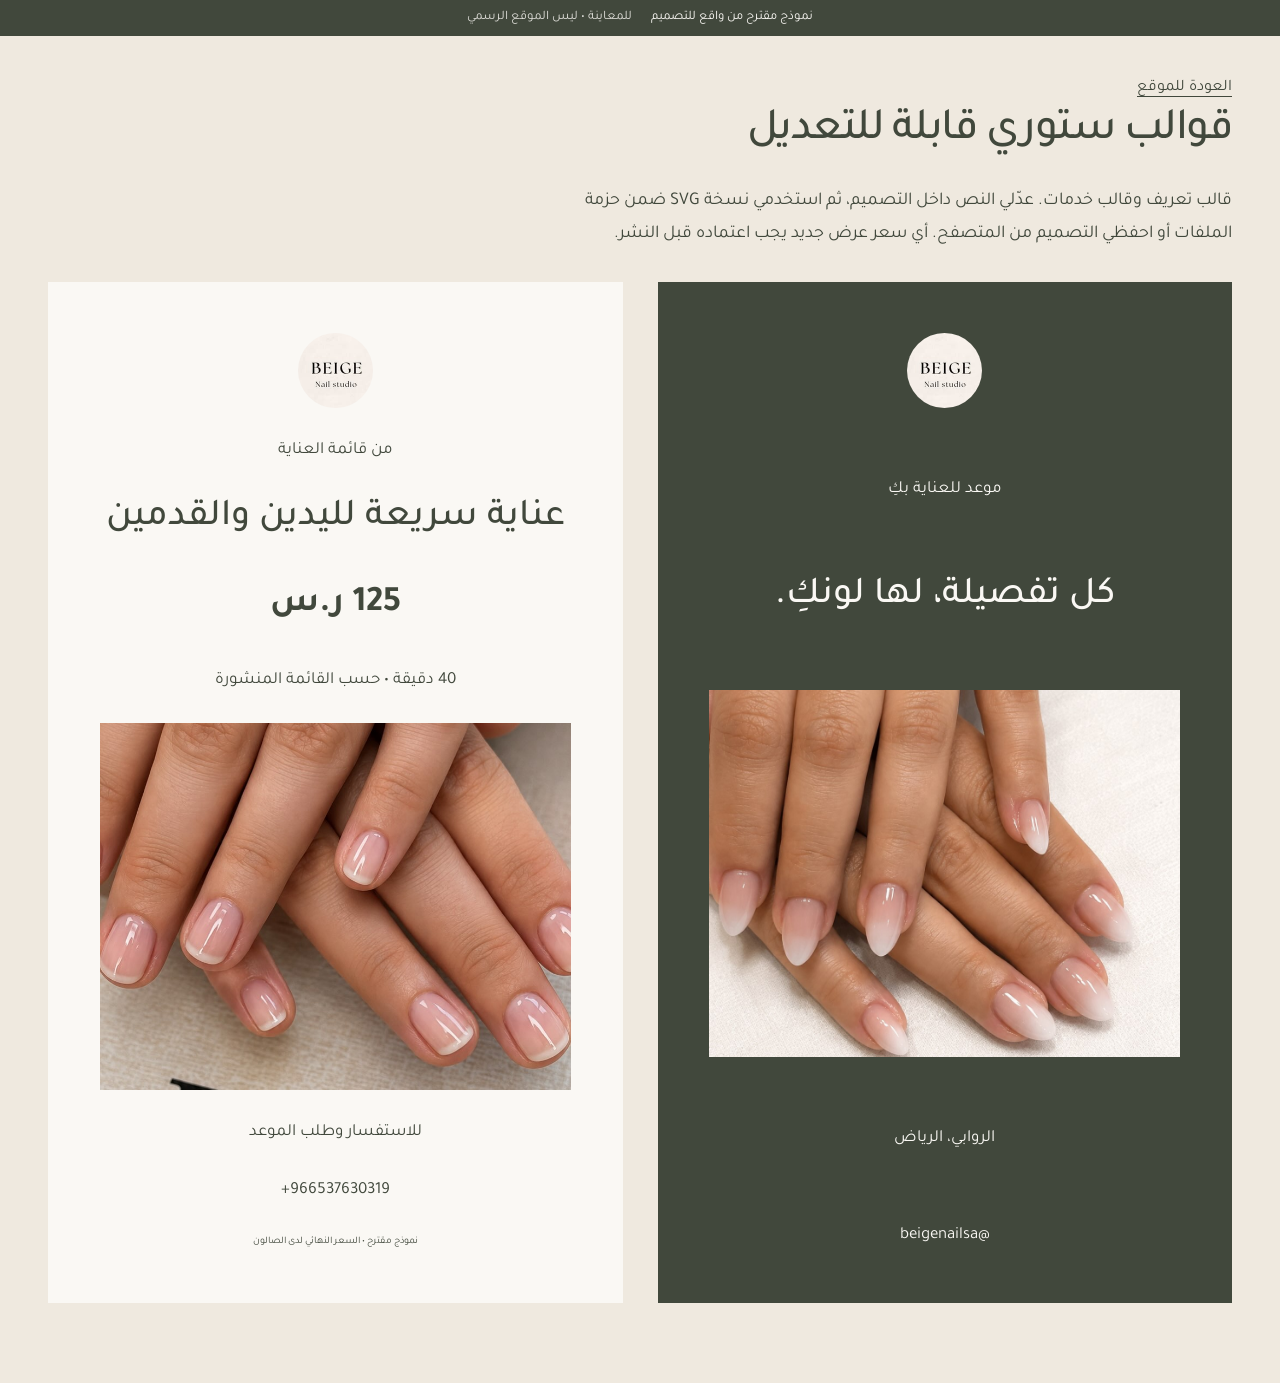
<file: beige/stories.html>
<!doctype html><html lang="ar" dir="rtl"><head><meta charset="utf-8"><meta name="viewport" content="width=device-width, initial-scale=1"><meta name="robots" content="noindex,nofollow"><title>قوالب ستوري بيج استديو الأظافر</title><meta name="description" content="اكتشفي خدمات وأعمال بيج استديو الأظافر في حي الروابي بالرياض. أسعار منشورة، موقع الفرع، ساعات العمل وطلب موعد عبر واتساب. نموذج مقترح من واقع للتصميم."><meta name="theme-color" content="#41483C"><meta property="og:title" content="قوالب ستوري بيج استديو الأظافر"><meta property="og:description" content="اكتشفي خدمات وأعمال بيج استديو الأظافر في حي الروابي بالرياض. أسعار منشورة، موقع الفرع، ساعات العمل وطلب موعد عبر واتساب. نموذج مقترح من واقع للتصميم."><meta property="og:image" content="https://az212z.github.io/waqea-proposals-20260927/beige/assets/work-3.jpg"><link rel="icon" href="assets/logo.jpg"><link rel="stylesheet" href="../shared/fonts.css"><link rel="stylesheet" href="../shared/base.css?v=20260927b"><link rel="stylesheet" href="theme.css"><script src="../shared/app.js" defer></script></head><body class="beige" data-brand="beige" data-phone="966537630319" data-name="بيج استديو الأظافر"><a class="skip" href="#main">انتقلي إلى المحتوى</a><div class="proposal">نموذج مقترح من واقع للتصميم <span>للمعاينة • ليس الموقع الرسمي</span></div><main id="main" class="wrap utility"><a class="text-link" href="./">العودة للموقع</a><h1>قوالب ستوري قابلة للتعديل</h1><p>قالب تعريف وقالب خدمات. عدّلي النص داخل التصميم، ثم استخدمي نسخة SVG ضمن حزمة الملفات أو احفظي التصميم من المتصفح. أي سعر عرض جديد يجب اعتماده قبل النشر.</p><div class="story-grid"><article class="story"><img class="story-logo" src="assets/logo.jpg" alt="شعار المشروع"><p contenteditable="true" aria-label="عنوان الستوري القابل للتعديل">موعد للعناية بكِ</p><h2 contenteditable="true" aria-label="نص الستوري القابل للتعديل">كل تفصيلة، لها لونكِ.</h2><img class="story-photo" src="assets/work-3.jpg" alt="من محتوى المشروع"><span contenteditable="true">الروابي، الرياض</span><p>@beigenailsa</p></article><article class="story story-light"><img class="story-logo" src="assets/logo.jpg" alt="شعار المشروع"><p contenteditable="true">من قائمة العناية</p><h2 contenteditable="true">عناية سريعة لليدين والقدمين</h2><strong contenteditable="true">125 ر.س</strong><p contenteditable="true">40 دقيقة • حسب القائمة المنشورة</p><img class="story-photo" src="assets/work-2.jpg" alt="عمل من الحساب"><p contenteditable="true">للاستفسار وطلب الموعد</p><span dir="ltr">+966537630319</span><small>نموذج مقترح • السعر النهائي لدى الصالون</small></article></div></main></body></html>
</file>
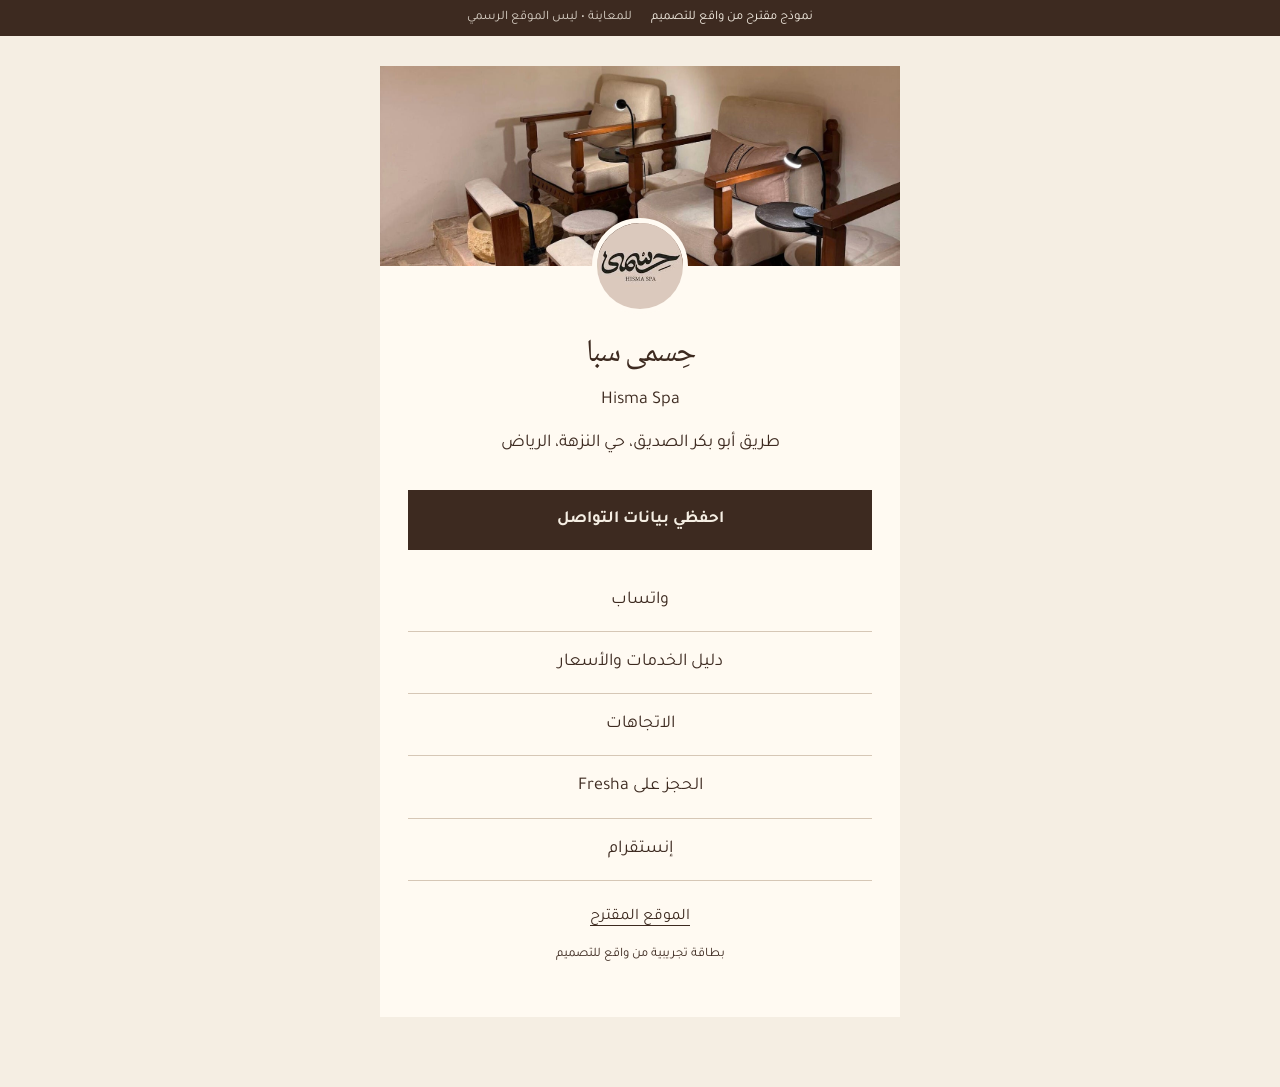
<file: hisma/card.html>
<!doctype html><html lang="ar" dir="rtl"><head><meta charset="utf-8"><meta name="viewport" content="width=device-width, initial-scale=1"><meta name="robots" content="noindex,nofollow"><title>بطاقة حِسمى سبا</title><meta name="description" content="اكتشفي خدمات وأعمال حِسمى سبا في حي النزهة بالرياض. أسعار منشورة، موقع الفرع، ساعات العمل وطلب موعد عبر واتساب. نموذج مقترح من واقع للتصميم."><meta name="theme-color" content="#3D2A20"><meta property="og:title" content="بطاقة حِسمى سبا"><meta property="og:description" content="اكتشفي خدمات وأعمال حِسمى سبا في حي النزهة بالرياض. أسعار منشورة، موقع الفرع، ساعات العمل وطلب موعد عبر واتساب. نموذج مقترح من واقع للتصميم."><meta property="og:image" content="https://az212z.github.io/waqea-proposals-20260927/hisma/assets/place-4.jpg"><link rel="icon" href="assets/logo.jpg"><link rel="stylesheet" href="../shared/fonts.css"><link rel="stylesheet" href="../shared/base.css?v=20260927b"><link rel="stylesheet" href="theme.css"><script src="../shared/app.js" defer></script></head><body class="hisma" data-brand="hisma" data-phone="966508363665" data-name="حِسمى سبا"><a class="skip" href="#main">انتقلي إلى المحتوى</a><div class="proposal">نموذج مقترح من واقع للتصميم <span>للمعاينة • ليس الموقع الرسمي</span></div><main id="main" class="digital-card"><img class="card-cover" src="assets/place-1.jpg" alt="داخل حِسمى سبا"><img class="card-logo" src="assets/logo.jpg" alt="الشعار الأصلي"><h1>حِسمى سبا</h1><p>Hisma Spa</p><p>طريق أبو بكر الصديق، حي النزهة، الرياض</p><a class="button" href="contact.vcf" download>احفظي بيانات التواصل</a><a class="card-link" href="https://wa.me/966508363665" target="_blank" rel="noopener">واتساب</a><a class="card-link" href="menu.html">دليل الخدمات والأسعار</a><a class="card-link" href="https://www.google.com/maps/place/Hisma+Spa+حسمى+سبا/data=!4m2!3m1!1s0x0:0xed84529e04e18c9b" target="_blank" rel="noopener">الاتجاهات</a><a class="card-link" href="https://www.fresha.com/a/hisma-spa-riyadh-maramer-contracting-company-mcc-7763-abi-bakr-as-siddiq-road-v4fz32q6" target="_blank" rel="noopener">الحجز على Fresha</a><a class="card-link" href="https://www.instagram.com/hisma.spa/" target="_blank" rel="noopener">إنستقرام</a><a class="text-link" href="./">الموقع المقترح</a><p class="small">بطاقة تجريبية من واقع للتصميم</p></main></body></html>
</file>
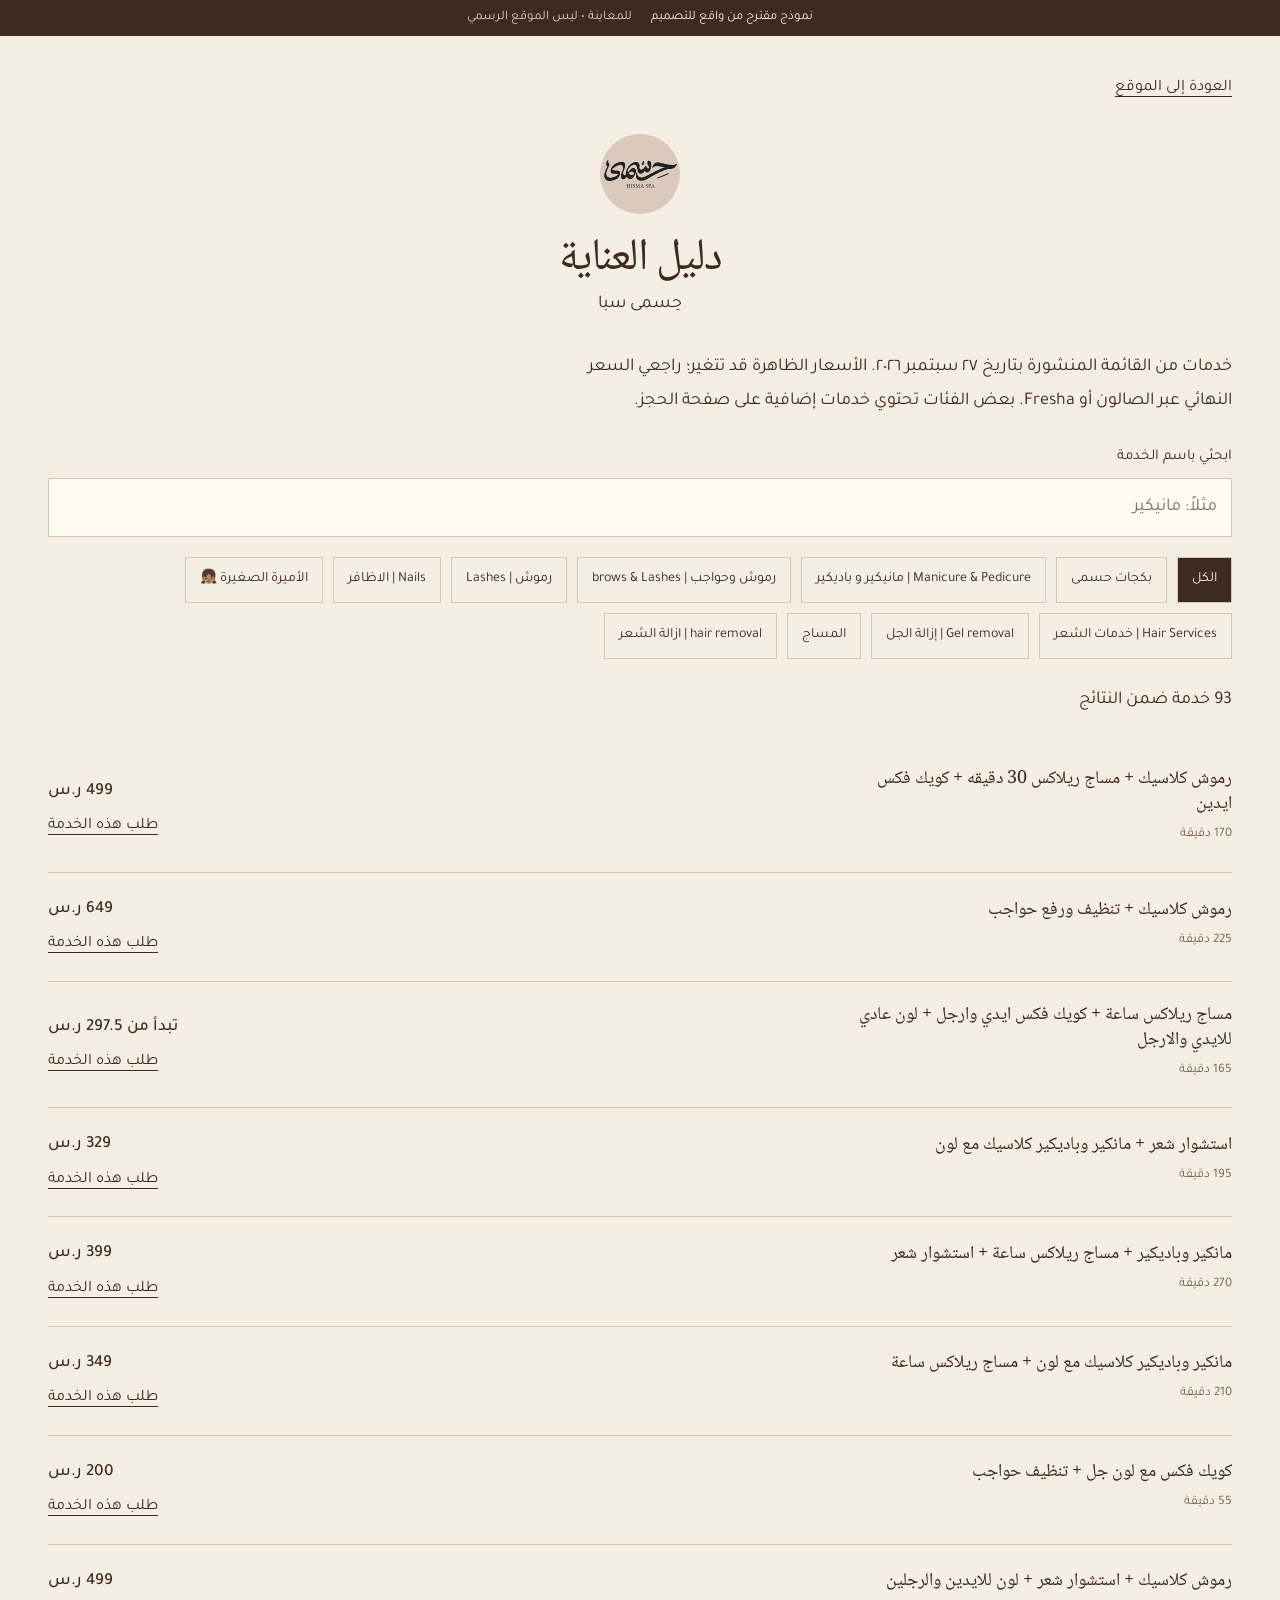
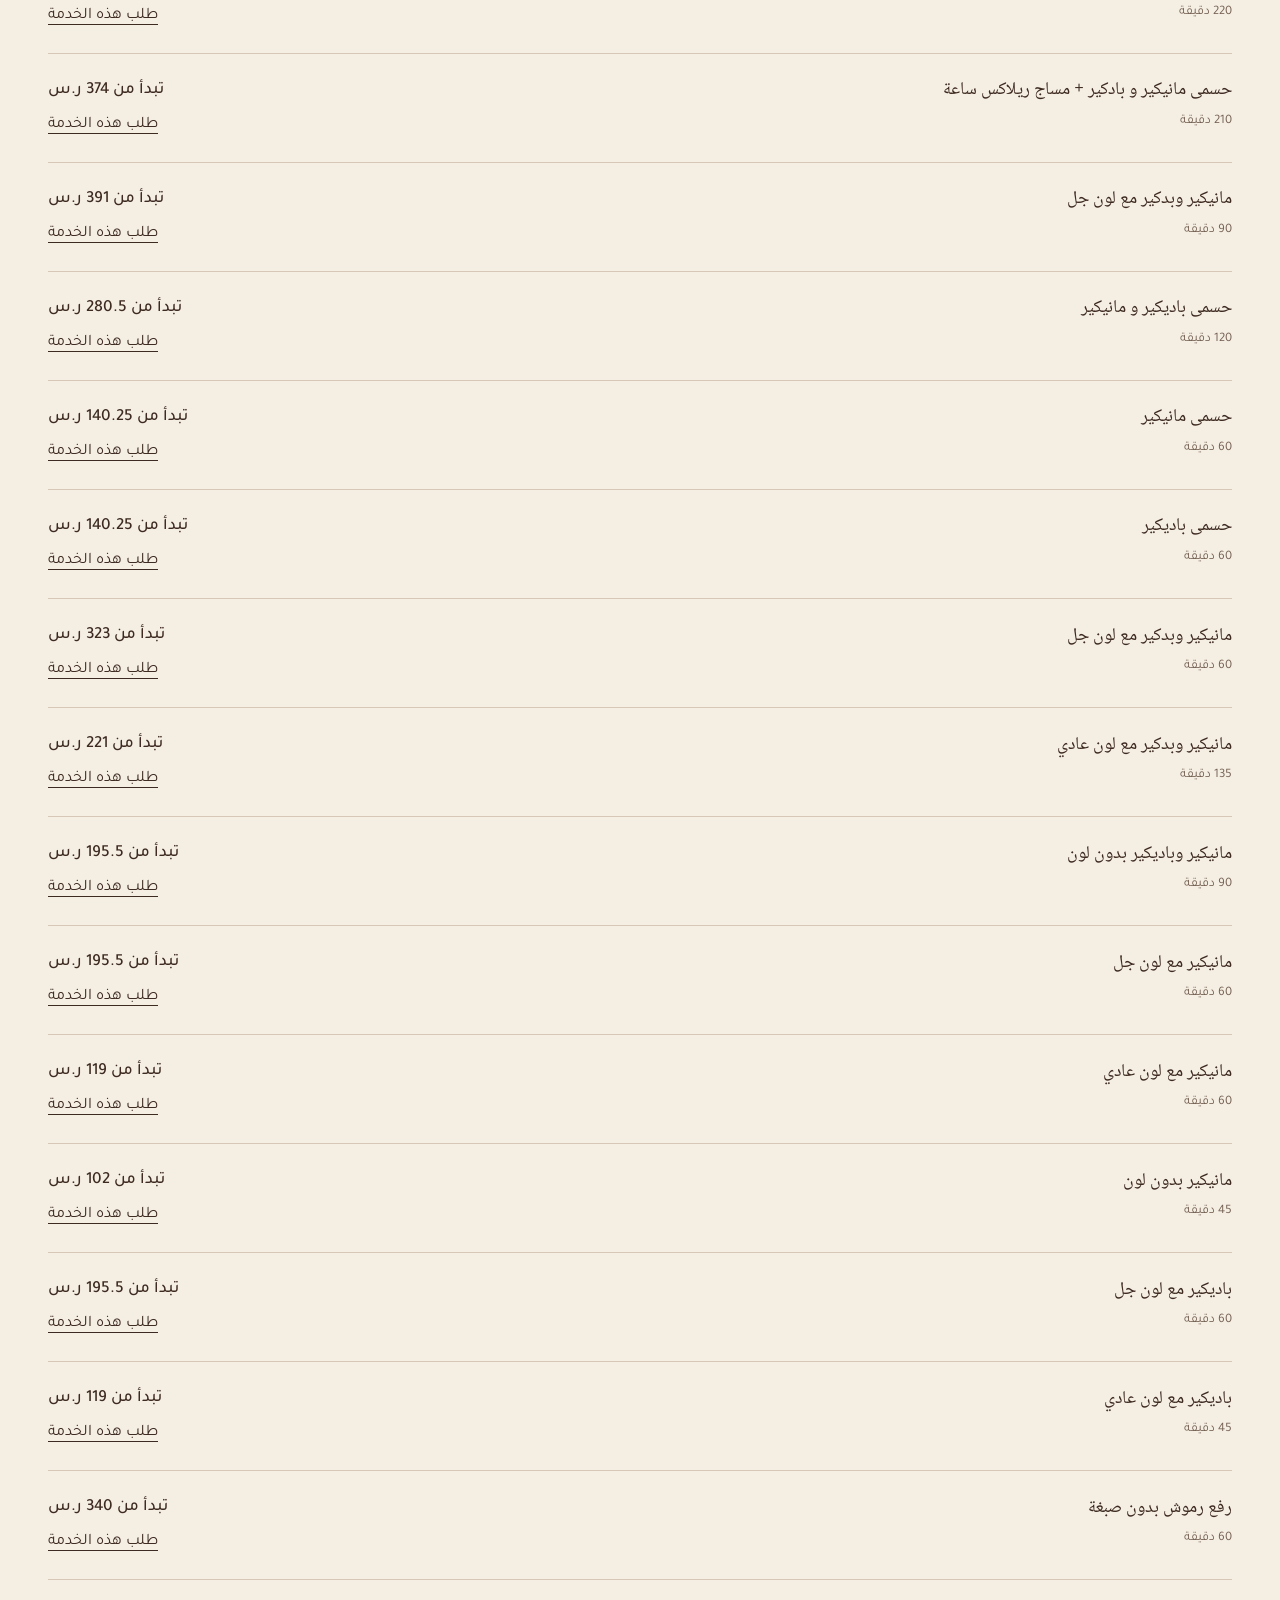
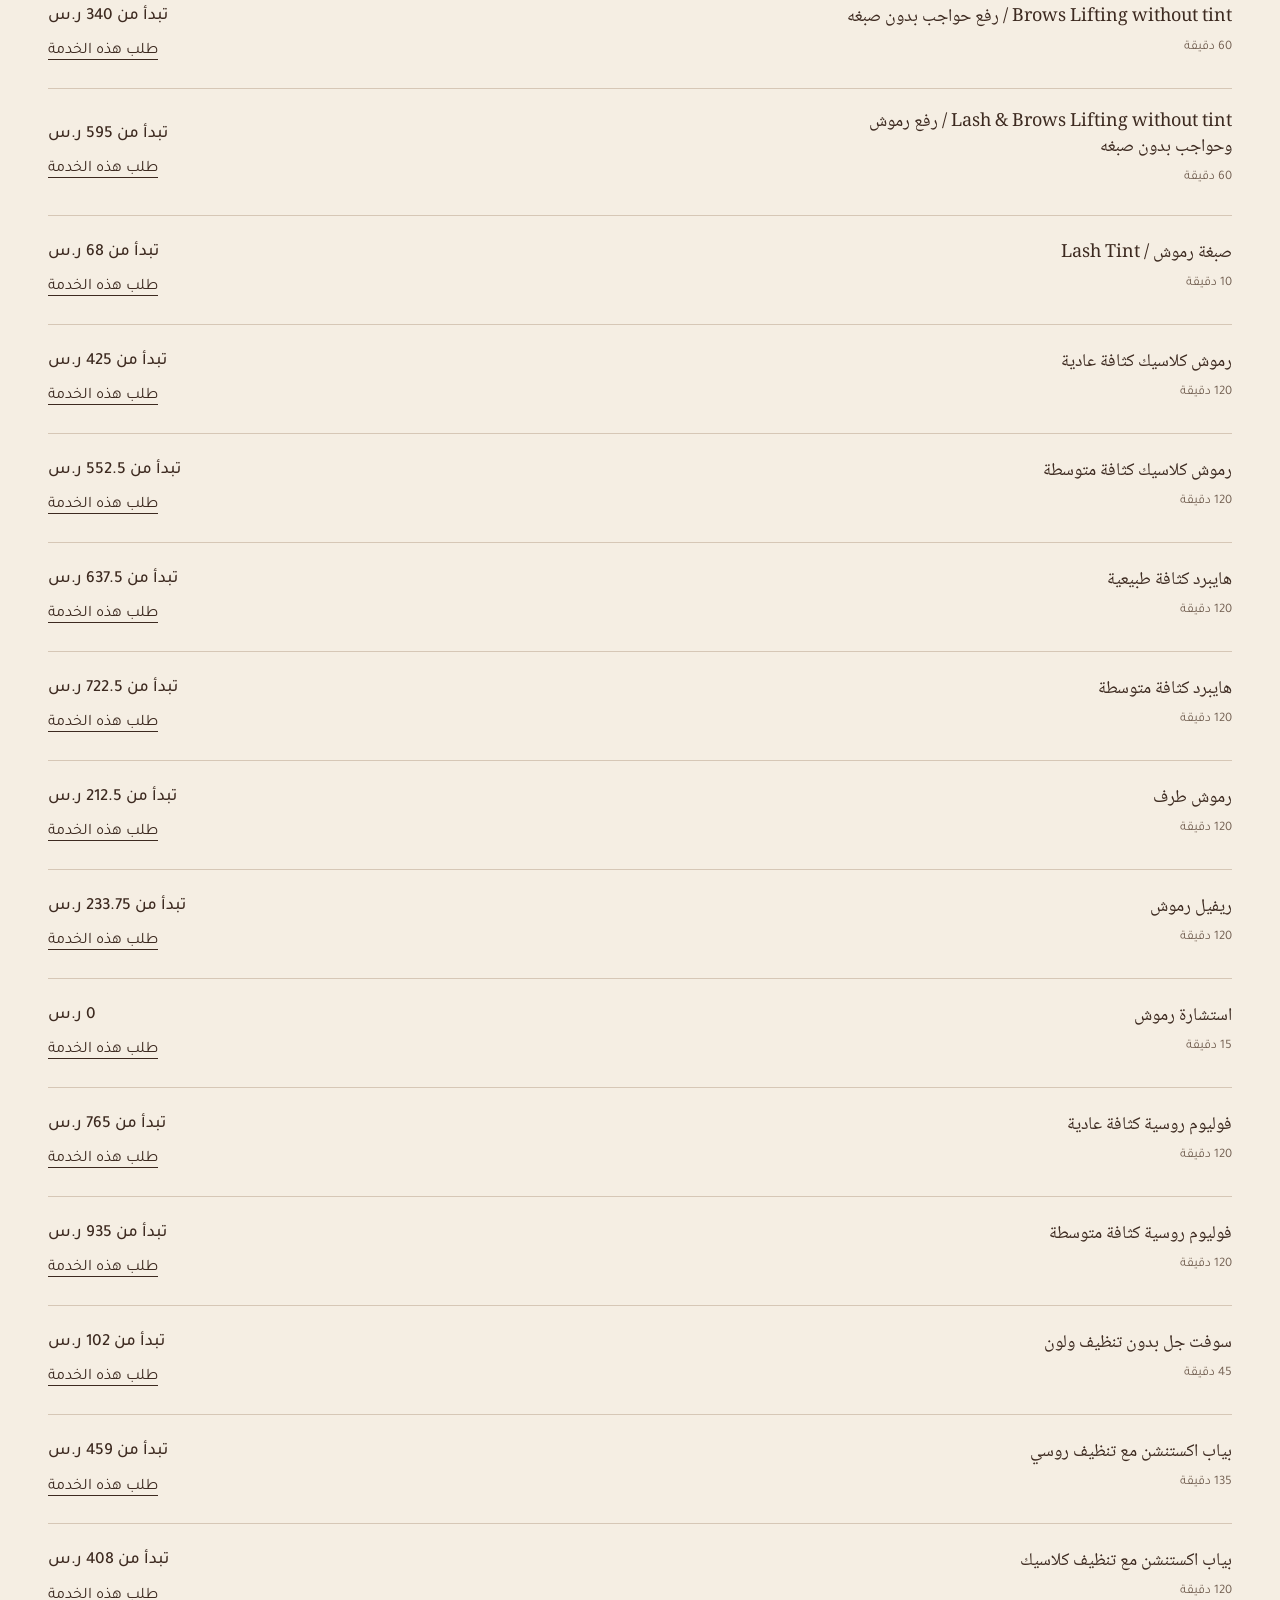
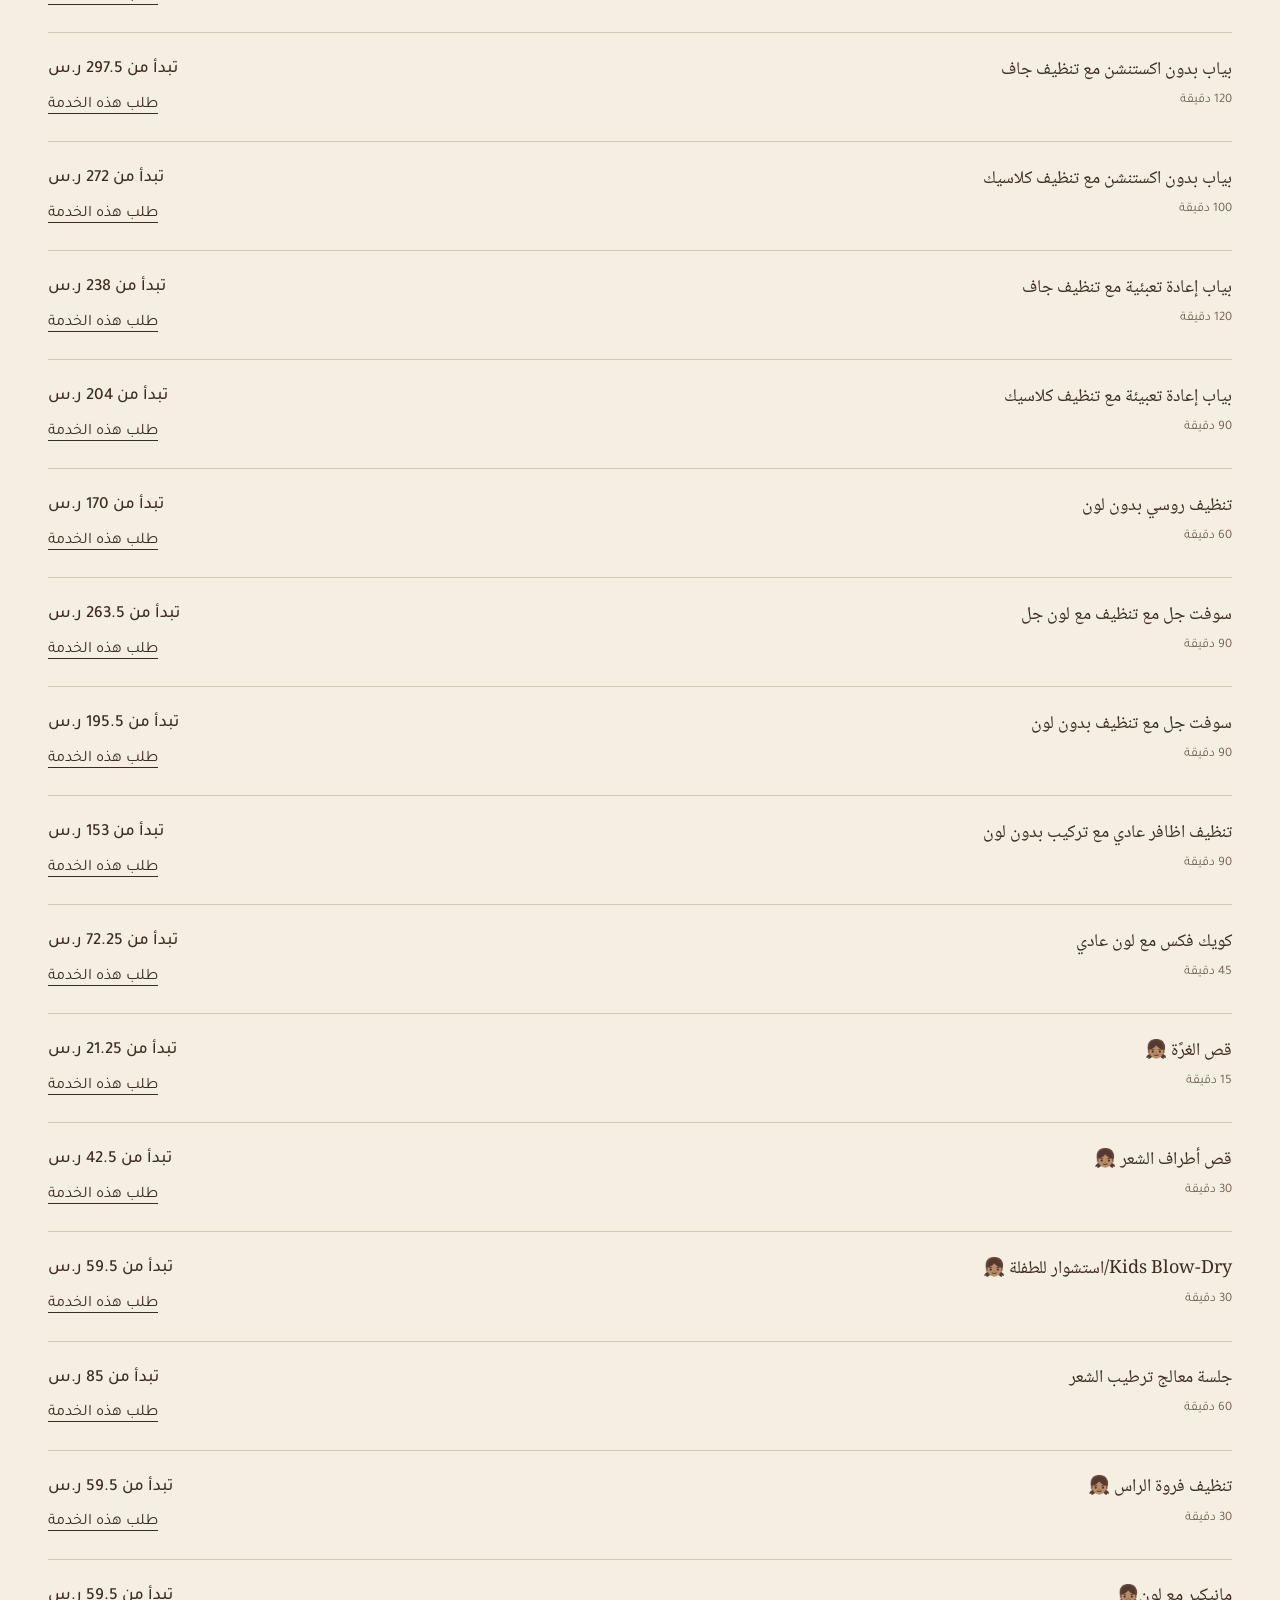
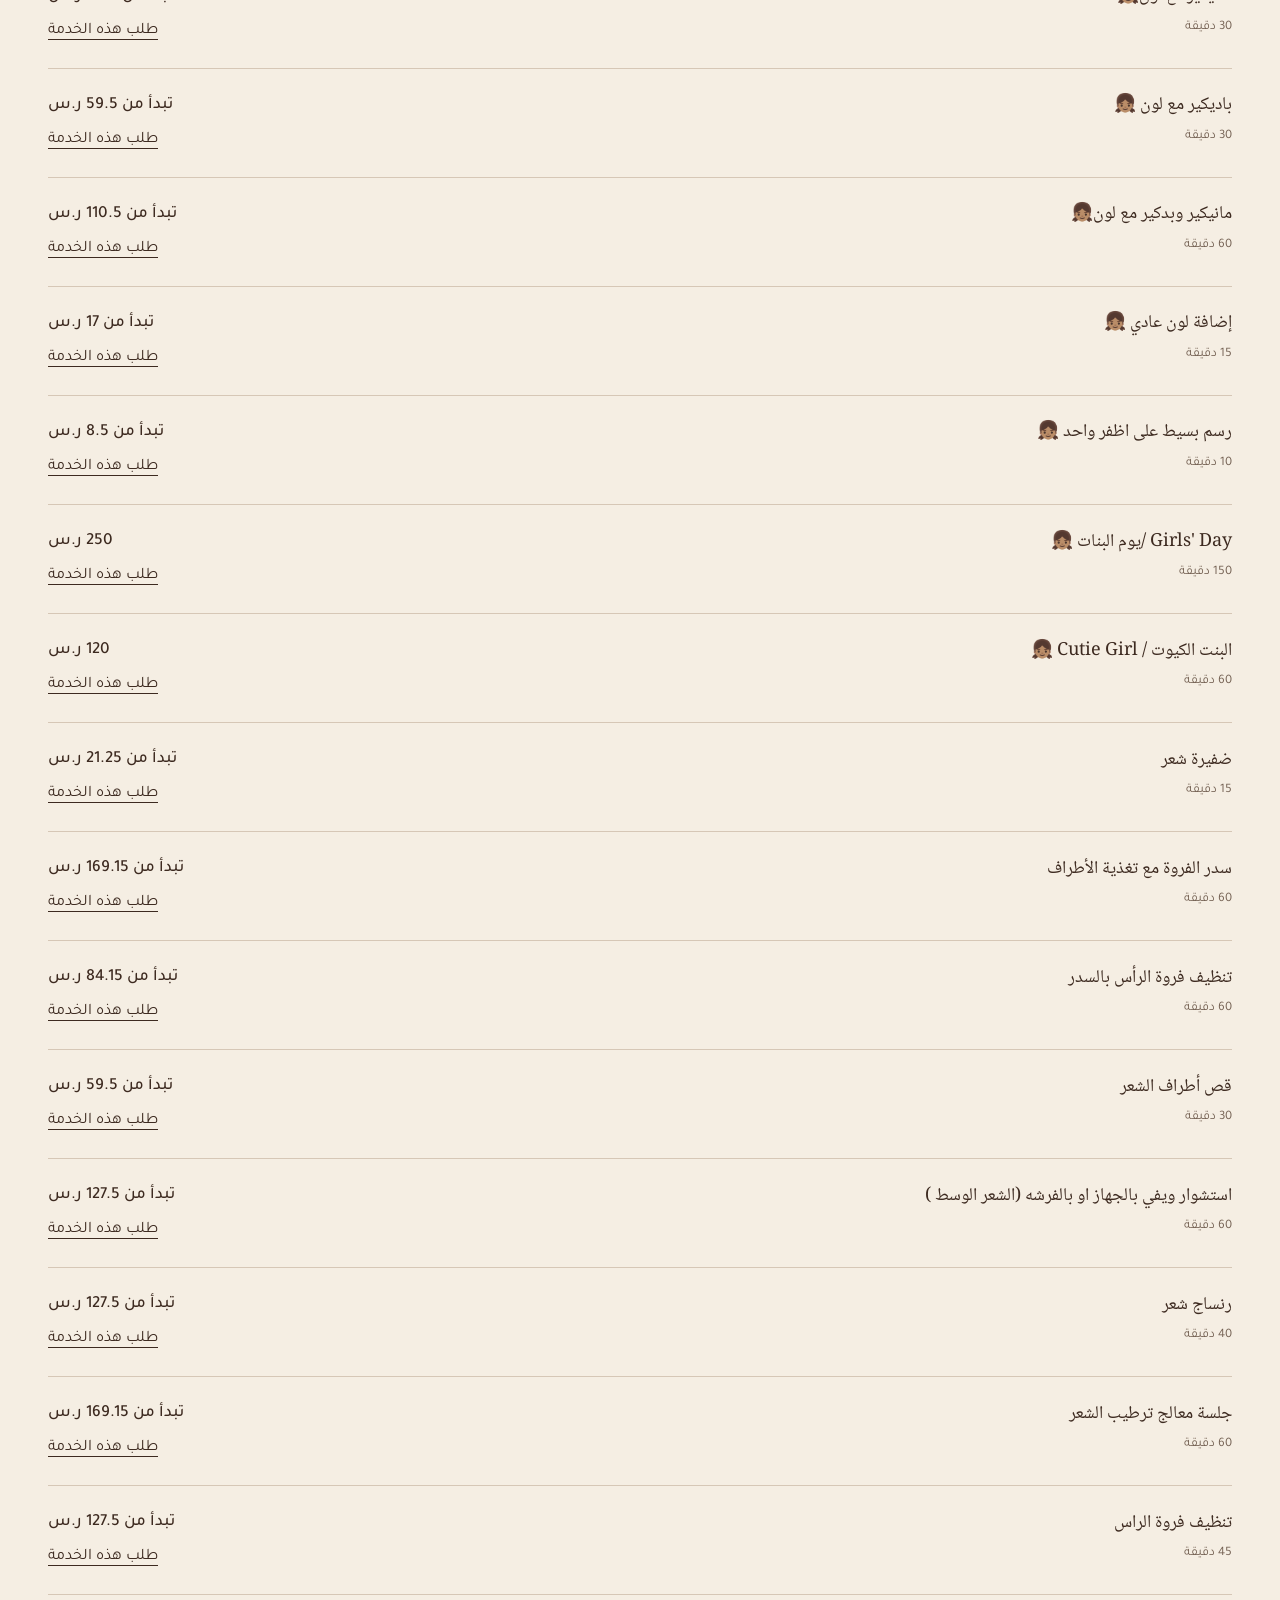
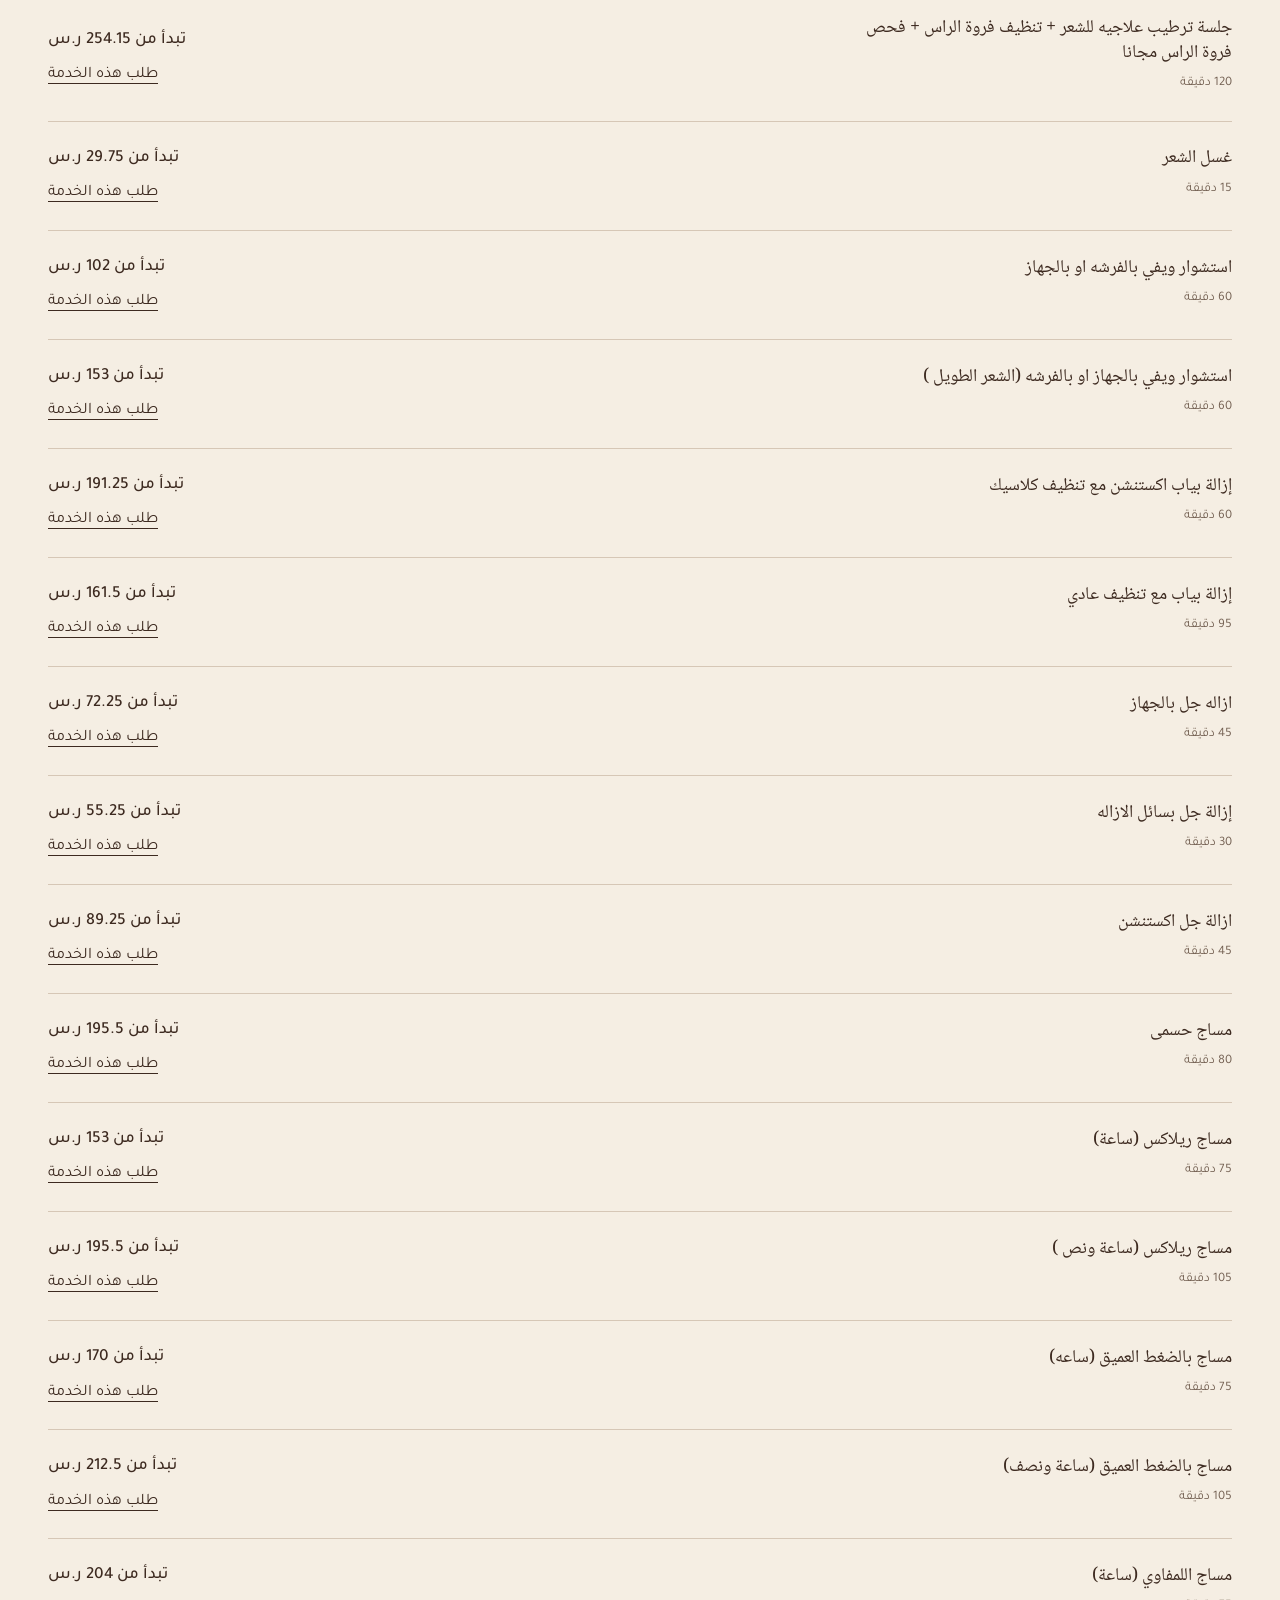
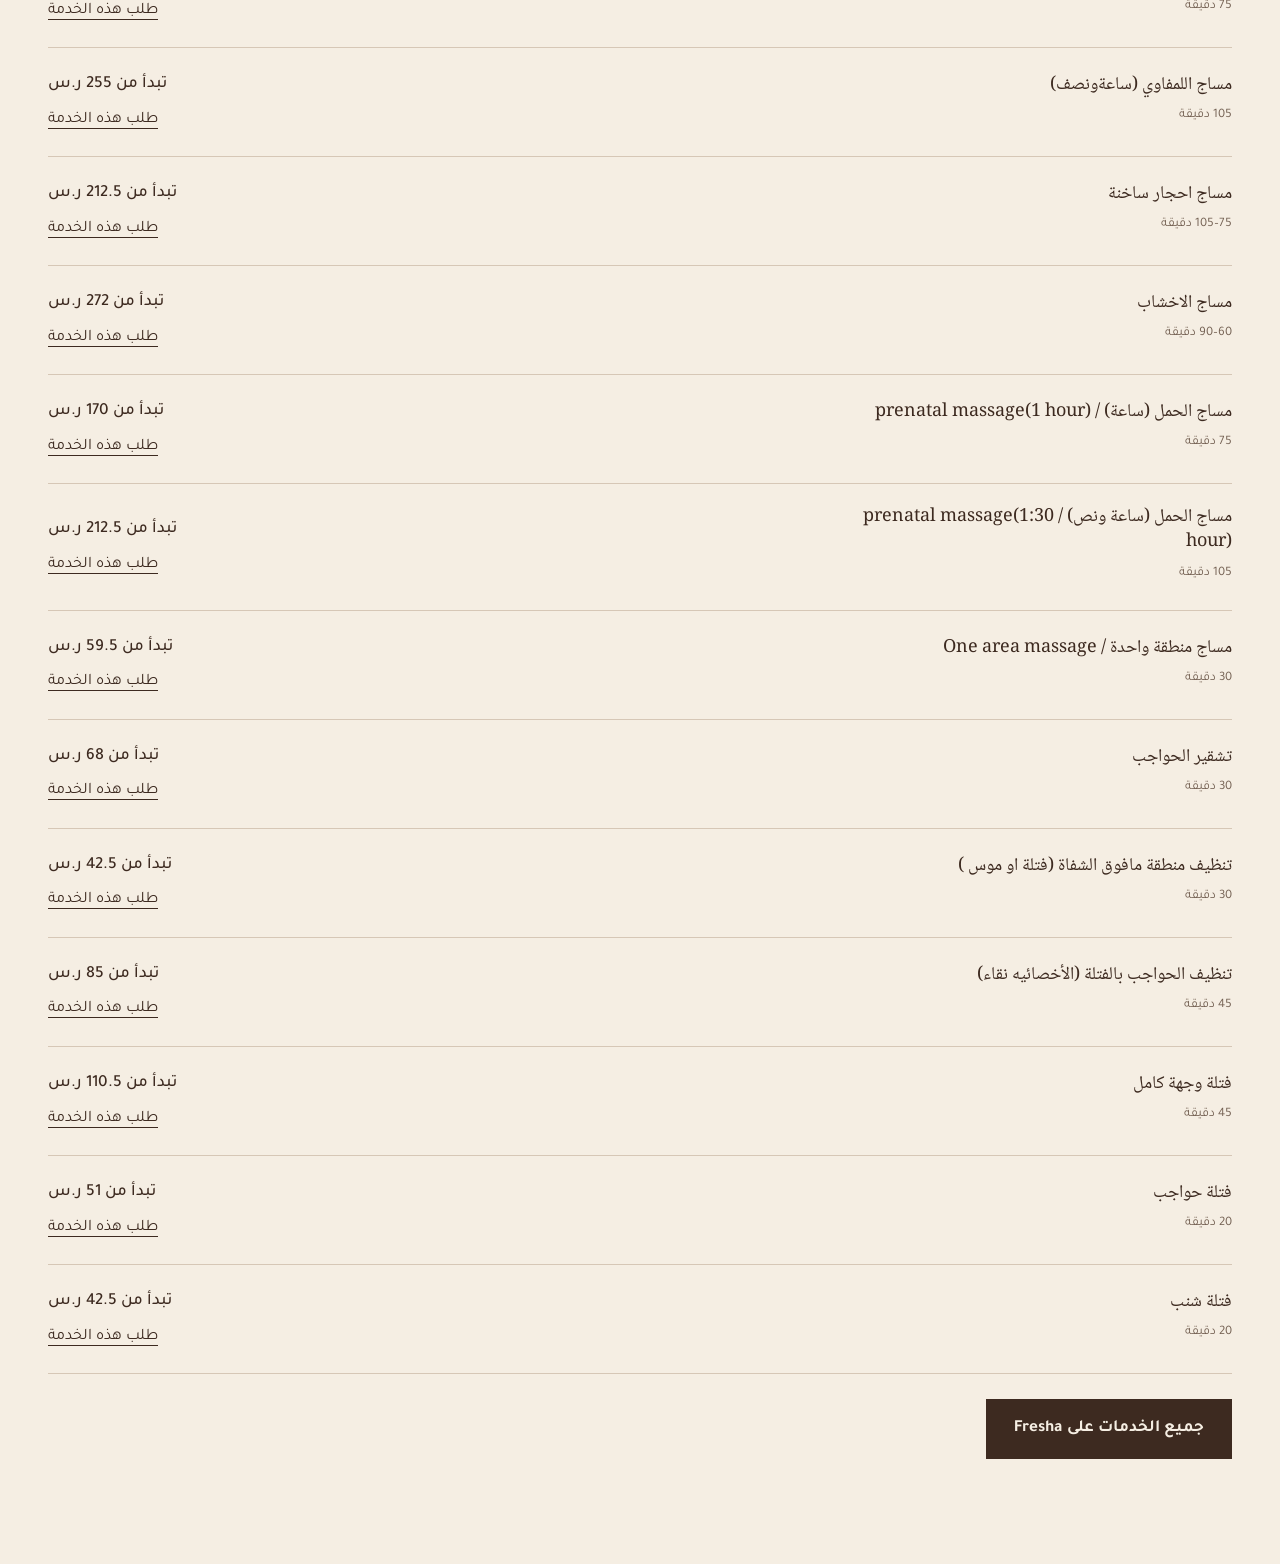
<file: hisma/menu.html>
<!doctype html><html lang="ar" dir="rtl"><head><meta charset="utf-8"><meta name="viewport" content="width=device-width, initial-scale=1"><meta name="robots" content="noindex,nofollow"><title>دليل خدمات حِسمى سبا</title><meta name="description" content="اكتشفي خدمات وأعمال حِسمى سبا في حي النزهة بالرياض. أسعار منشورة، موقع الفرع، ساعات العمل وطلب موعد عبر واتساب. نموذج مقترح من واقع للتصميم."><meta name="theme-color" content="#3D2A20"><meta property="og:title" content="دليل خدمات حِسمى سبا"><meta property="og:description" content="اكتشفي خدمات وأعمال حِسمى سبا في حي النزهة بالرياض. أسعار منشورة، موقع الفرع، ساعات العمل وطلب موعد عبر واتساب. نموذج مقترح من واقع للتصميم."><meta property="og:image" content="https://az212z.github.io/waqea-proposals-20260927/hisma/assets/place-4.jpg"><link rel="icon" href="assets/logo.jpg"><link rel="stylesheet" href="../shared/fonts.css"><link rel="stylesheet" href="../shared/base.css?v=20260927b"><link rel="stylesheet" href="theme.css"><script src="../shared/app.js" defer></script></head><body class="hisma" data-brand="hisma" data-phone="966508363665" data-name="حِسمى سبا"><a class="skip" href="#main">انتقلي إلى المحتوى</a><div class="proposal">نموذج مقترح من واقع للتصميم <span>للمعاينة • ليس الموقع الرسمي</span></div><main id="main" class="wrap utility"><a href="./" class="text-link">العودة إلى الموقع</a><div class="utility-head"><img src="assets/logo.jpg" alt="شعار حِسمى سبا"><h1>دليل العناية</h1><p>حِسمى سبا</p></div><p>خدمات من القائمة المنشورة بتاريخ ٢٧ سبتمبر ٢٠٢٦. الأسعار الظاهرة قد تتغير؛ راجعي السعر النهائي عبر الصالون أو Fresha. بعض الفئات تحتوي خدمات إضافية على صفحة الحجز.</p><div class="field"><label for="menu-search">ابحثي باسم الخدمة</label><input id="menu-search" type="search" placeholder="مثلاً: مانيكير"></div><div class="filter-bar"><button class="filter active" data-filter="all" type="button">الكل</button><button class="filter" data-filter="بكجات حسمى" type="button">بكجات حسمى</button><button class="filter" data-filter="Manicure &amp; Pedicure | مانيكير و باديكير" type="button">Manicure &amp; Pedicure | مانيكير و باديكير</button><button class="filter" data-filter="رموش وحواجب | brows &amp; Lashes" type="button">رموش وحواجب | brows &amp; Lashes</button><button class="filter" data-filter="رموش | Lashes" type="button">رموش | Lashes</button><button class="filter" data-filter="Nails | الاظافر" type="button">Nails | الاظافر</button><button class="filter" data-filter="الأميرة الصغيرة 👧🏽" type="button">الأميرة الصغيرة 👧🏽</button><button class="filter" data-filter="Hair Services | خدمات الشعر" type="button">Hair Services | خدمات الشعر</button><button class="filter" data-filter="Gel removal | إزالة الجل" type="button">Gel removal | إزالة الجل</button><button class="filter" data-filter="المساج" type="button">المساج</button><button class="filter" data-filter="hair removal | ازالة الشعر" type="button">hair removal | ازالة الشعر</button></div><p id="menu-count" role="status"></p><div class="catalog"><article class="service-row catalog-item" data-group="بكجات حسمى" data-search="رموش كلاسيك + مساج ريلاكس 30 دقيقه + كويك فكس ايدين"><div><h2>رموش كلاسيك + مساج ريلاكس 30 دقيقه + كويك فكس ايدين</h2><span>170 دقيقة</span></div><div class="service-price"><strong>499 ر.س</strong><a class="text-link" href="./?service=%D8%B1%D9%85%D9%88%D8%B4%20%D9%83%D9%84%D8%A7%D8%B3%D9%8A%D9%83%20%2B%20%D9%85%D8%B3%D8%A7%D8%AC%20%D8%B1%D9%8A%D9%84%D8%A7%D9%83%D8%B3%2030%20%D8%AF%D9%82%D9%8A%D9%82%D9%87%20%2B%20%D9%83%D9%88%D9%8A%D9%83%20%D9%81%D9%83%D8%B3%20%D8%A7%D9%8A%D8%AF%D9%8A%D9%86#booking">طلب هذه الخدمة</a></div></article><article class="service-row catalog-item" data-group="بكجات حسمى" data-search="رموش كلاسيك + تنظيف ورفع حواجب"><div><h2>رموش كلاسيك + تنظيف ورفع حواجب</h2><span>225 دقيقة</span></div><div class="service-price"><strong>649 ر.س</strong><a class="text-link" href="./?service=%D8%B1%D9%85%D9%88%D8%B4%20%D9%83%D9%84%D8%A7%D8%B3%D9%8A%D9%83%20%2B%20%D8%AA%D9%86%D8%B8%D9%8A%D9%81%20%D9%88%D8%B1%D9%81%D8%B9%20%D8%AD%D9%88%D8%A7%D8%AC%D8%A8#booking">طلب هذه الخدمة</a></div></article><article class="service-row catalog-item" data-group="بكجات حسمى" data-search="مساج ريلاكس ساعة + كويك فكس ايدي وارجل + لون عادي للايدي والارجل"><div><h2>مساج ريلاكس ساعة + كويك فكس ايدي وارجل + لون عادي للايدي والارجل</h2><span>165 دقيقة</span></div><div class="service-price"><strong>تبدأ من 297.5 ر.س</strong><a class="text-link" href="./?service=%D9%85%D8%B3%D8%A7%D8%AC%20%D8%B1%D9%8A%D9%84%D8%A7%D9%83%D8%B3%20%D8%B3%D8%A7%D8%B9%D8%A9%20%2B%20%D9%83%D9%88%D9%8A%D9%83%20%D9%81%D9%83%D8%B3%20%D8%A7%D9%8A%D8%AF%D9%8A%20%D9%88%D8%A7%D8%B1%D8%AC%D9%84%20%2B%20%D9%84%D9%88%D9%86%20%D8%B9%D8%A7%D8%AF%D9%8A%20%D9%84%D9%84%D8%A7%D9%8A%D8%AF%D9%8A%20%D9%88%D8%A7%D9%84%D8%A7%D8%B1%D8%AC%D9%84#booking">طلب هذه الخدمة</a></div></article><article class="service-row catalog-item" data-group="بكجات حسمى" data-search="استشوار شعر + مانكير وباديكير كلاسيك مع لون"><div><h2>استشوار شعر + مانكير وباديكير كلاسيك مع لون</h2><span>195 دقيقة</span></div><div class="service-price"><strong>329 ر.س</strong><a class="text-link" href="./?service=%D8%A7%D8%B3%D8%AA%D8%B4%D9%88%D8%A7%D8%B1%20%D8%B4%D8%B9%D8%B1%20%2B%20%D9%85%D8%A7%D9%86%D9%83%D9%8A%D8%B1%20%D9%88%D8%A8%D8%A7%D8%AF%D9%8A%D9%83%D9%8A%D8%B1%20%D9%83%D9%84%D8%A7%D8%B3%D9%8A%D9%83%20%D9%85%D8%B9%20%D9%84%D9%88%D9%86#booking">طلب هذه الخدمة</a></div></article><article class="service-row catalog-item" data-group="بكجات حسمى" data-search="مانكير وباديكير + مساج ريلاكس ساعة + استشوار شعر"><div><h2>مانكير وباديكير + مساج ريلاكس ساعة + استشوار شعر</h2><span>270 دقيقة</span></div><div class="service-price"><strong>399 ر.س</strong><a class="text-link" href="./?service=%D9%85%D8%A7%D9%86%D9%83%D9%8A%D8%B1%20%D9%88%D8%A8%D8%A7%D8%AF%D9%8A%D9%83%D9%8A%D8%B1%20%2B%20%D9%85%D8%B3%D8%A7%D8%AC%20%D8%B1%D9%8A%D9%84%D8%A7%D9%83%D8%B3%20%D8%B3%D8%A7%D8%B9%D8%A9%20%2B%20%D8%A7%D8%B3%D8%AA%D8%B4%D9%88%D8%A7%D8%B1%20%D8%B4%D8%B9%D8%B1#booking">طلب هذه الخدمة</a></div></article><article class="service-row catalog-item" data-group="بكجات حسمى" data-search="مانكير وباديكير كلاسيك مع لون + مساج ريلاكس ساعة"><div><h2>مانكير وباديكير كلاسيك مع لون + مساج ريلاكس ساعة</h2><span>210 دقيقة</span></div><div class="service-price"><strong>349 ر.س</strong><a class="text-link" href="./?service=%D9%85%D8%A7%D9%86%D9%83%D9%8A%D8%B1%20%D9%88%D8%A8%D8%A7%D8%AF%D9%8A%D9%83%D9%8A%D8%B1%20%D9%83%D9%84%D8%A7%D8%B3%D9%8A%D9%83%20%D9%85%D8%B9%20%D9%84%D9%88%D9%86%20%2B%20%D9%85%D8%B3%D8%A7%D8%AC%20%D8%B1%D9%8A%D9%84%D8%A7%D9%83%D8%B3%20%D8%B3%D8%A7%D8%B9%D8%A9#booking">طلب هذه الخدمة</a></div></article><article class="service-row catalog-item" data-group="بكجات حسمى" data-search="كويك فكس مع لون جل + تنظيف حواجب"><div><h2>كويك فكس مع لون جل + تنظيف حواجب</h2><span>55 دقيقة</span></div><div class="service-price"><strong>200 ر.س</strong><a class="text-link" href="./?service=%D9%83%D9%88%D9%8A%D9%83%20%D9%81%D9%83%D8%B3%20%D9%85%D8%B9%20%D9%84%D9%88%D9%86%20%D8%AC%D9%84%20%2B%20%D8%AA%D9%86%D8%B8%D9%8A%D9%81%20%D8%AD%D9%88%D8%A7%D8%AC%D8%A8#booking">طلب هذه الخدمة</a></div></article><article class="service-row catalog-item" data-group="بكجات حسمى" data-search="رموش كلاسيك + استشوار شعر + لون للايدين والرجلين"><div><h2>رموش كلاسيك + استشوار شعر + لون للايدين والرجلين</h2><span>220 دقيقة</span></div><div class="service-price"><strong>499 ر.س</strong><a class="text-link" href="./?service=%D8%B1%D9%85%D9%88%D8%B4%20%D9%83%D9%84%D8%A7%D8%B3%D9%8A%D9%83%20%2B%20%D8%A7%D8%B3%D8%AA%D8%B4%D9%88%D8%A7%D8%B1%20%D8%B4%D8%B9%D8%B1%20%2B%20%D9%84%D9%88%D9%86%20%D9%84%D9%84%D8%A7%D9%8A%D8%AF%D9%8A%D9%86%20%D9%88%D8%A7%D9%84%D8%B1%D8%AC%D9%84%D9%8A%D9%86#booking">طلب هذه الخدمة</a></div></article><article class="service-row catalog-item" data-group="بكجات حسمى" data-search="حسمى مانيكير و بادكير + مساج ريلاكس ساعة"><div><h2>حسمى مانيكير و بادكير + مساج ريلاكس ساعة</h2><span>210 دقيقة</span></div><div class="service-price"><strong>تبدأ من 374 ر.س</strong><a class="text-link" href="./?service=%D8%AD%D8%B3%D9%85%D9%89%20%D9%85%D8%A7%D9%86%D9%8A%D9%83%D9%8A%D8%B1%20%D9%88%20%D8%A8%D8%A7%D8%AF%D9%83%D9%8A%D8%B1%20%2B%20%D9%85%D8%B3%D8%A7%D8%AC%20%D8%B1%D9%8A%D9%84%D8%A7%D9%83%D8%B3%20%D8%B3%D8%A7%D8%B9%D8%A9#booking">طلب هذه الخدمة</a></div></article><article class="service-row catalog-item" data-group="Manicure &amp; Pedicure | مانيكير و باديكير" data-search="مانيكير وبدكير مع لون جل"><div><h2>مانيكير وبدكير مع لون جل</h2><span>90 دقيقة</span></div><div class="service-price"><strong>تبدأ من 391 ر.س</strong><a class="text-link" href="./?service=%D9%85%D8%A7%D9%86%D9%8A%D9%83%D9%8A%D8%B1%20%D9%88%D8%A8%D8%AF%D9%83%D9%8A%D8%B1%20%D9%85%D8%B9%20%D9%84%D9%88%D9%86%20%D8%AC%D9%84#booking">طلب هذه الخدمة</a></div></article><article class="service-row catalog-item" data-group="Manicure &amp; Pedicure | مانيكير و باديكير" data-search="حسمى باديكير و مانيكير"><div><h2>حسمى باديكير و مانيكير</h2><span>120 دقيقة</span></div><div class="service-price"><strong>تبدأ من 280.5 ر.س</strong><a class="text-link" href="./?service=%D8%AD%D8%B3%D9%85%D9%89%20%D8%A8%D8%A7%D8%AF%D9%8A%D9%83%D9%8A%D8%B1%20%D9%88%20%D9%85%D8%A7%D9%86%D9%8A%D9%83%D9%8A%D8%B1#booking">طلب هذه الخدمة</a></div></article><article class="service-row catalog-item" data-group="Manicure &amp; Pedicure | مانيكير و باديكير" data-search="حسمى مانيكير"><div><h2>حسمى مانيكير</h2><span>60 دقيقة</span></div><div class="service-price"><strong>تبدأ من 140.25 ر.س</strong><a class="text-link" href="./?service=%D8%AD%D8%B3%D9%85%D9%89%20%D9%85%D8%A7%D9%86%D9%8A%D9%83%D9%8A%D8%B1#booking">طلب هذه الخدمة</a></div></article><article class="service-row catalog-item" data-group="Manicure &amp; Pedicure | مانيكير و باديكير" data-search="حسمى باديكير"><div><h2>حسمى باديكير</h2><span>60 دقيقة</span></div><div class="service-price"><strong>تبدأ من 140.25 ر.س</strong><a class="text-link" href="./?service=%D8%AD%D8%B3%D9%85%D9%89%20%D8%A8%D8%A7%D8%AF%D9%8A%D9%83%D9%8A%D8%B1#booking">طلب هذه الخدمة</a></div></article><article class="service-row catalog-item" data-group="Manicure &amp; Pedicure | مانيكير و باديكير" data-search="مانيكير وبدكير مع لون جل"><div><h2>مانيكير وبدكير مع لون جل</h2><span>60 دقيقة</span></div><div class="service-price"><strong>تبدأ من 323 ر.س</strong><a class="text-link" href="./?service=%D9%85%D8%A7%D9%86%D9%8A%D9%83%D9%8A%D8%B1%20%D9%88%D8%A8%D8%AF%D9%83%D9%8A%D8%B1%20%D9%85%D8%B9%20%D9%84%D9%88%D9%86%20%D8%AC%D9%84#booking">طلب هذه الخدمة</a></div></article><article class="service-row catalog-item" data-group="Manicure &amp; Pedicure | مانيكير و باديكير" data-search="مانيكير وبدكير مع  لون عادي"><div><h2>مانيكير وبدكير مع  لون عادي</h2><span>135 دقيقة</span></div><div class="service-price"><strong>تبدأ من 221 ر.س</strong><a class="text-link" href="./?service=%D9%85%D8%A7%D9%86%D9%8A%D9%83%D9%8A%D8%B1%20%D9%88%D8%A8%D8%AF%D9%83%D9%8A%D8%B1%20%D9%85%D8%B9%20%20%D9%84%D9%88%D9%86%20%D8%B9%D8%A7%D8%AF%D9%8A#booking">طلب هذه الخدمة</a></div></article><article class="service-row catalog-item" data-group="Manicure &amp; Pedicure | مانيكير و باديكير" data-search="مانيكير وباديكير بدون لون"><div><h2>مانيكير وباديكير بدون لون</h2><span>90 دقيقة</span></div><div class="service-price"><strong>تبدأ من 195.5 ر.س</strong><a class="text-link" href="./?service=%D9%85%D8%A7%D9%86%D9%8A%D9%83%D9%8A%D8%B1%20%D9%88%D8%A8%D8%A7%D8%AF%D9%8A%D9%83%D9%8A%D8%B1%20%D8%A8%D8%AF%D9%88%D9%86%20%D9%84%D9%88%D9%86#booking">طلب هذه الخدمة</a></div></article><article class="service-row catalog-item" data-group="Manicure &amp; Pedicure | مانيكير و باديكير" data-search="مانيكير مع لون جل"><div><h2>مانيكير مع لون جل</h2><span>60 دقيقة</span></div><div class="service-price"><strong>تبدأ من 195.5 ر.س</strong><a class="text-link" href="./?service=%D9%85%D8%A7%D9%86%D9%8A%D9%83%D9%8A%D8%B1%20%D9%85%D8%B9%20%D9%84%D9%88%D9%86%20%D8%AC%D9%84#booking">طلب هذه الخدمة</a></div></article><article class="service-row catalog-item" data-group="Manicure &amp; Pedicure | مانيكير و باديكير" data-search="مانيكير مع لون عادي"><div><h2>مانيكير مع لون عادي</h2><span>60 دقيقة</span></div><div class="service-price"><strong>تبدأ من 119 ر.س</strong><a class="text-link" href="./?service=%D9%85%D8%A7%D9%86%D9%8A%D9%83%D9%8A%D8%B1%20%D9%85%D8%B9%20%D9%84%D9%88%D9%86%20%D8%B9%D8%A7%D8%AF%D9%8A#booking">طلب هذه الخدمة</a></div></article><article class="service-row catalog-item" data-group="Manicure &amp; Pedicure | مانيكير و باديكير" data-search="مانيكير بدون لون"><div><h2>مانيكير بدون لون</h2><span>45 دقيقة</span></div><div class="service-price"><strong>تبدأ من 102 ر.س</strong><a class="text-link" href="./?service=%D9%85%D8%A7%D9%86%D9%8A%D9%83%D9%8A%D8%B1%20%D8%A8%D8%AF%D9%88%D9%86%20%D9%84%D9%88%D9%86#booking">طلب هذه الخدمة</a></div></article><article class="service-row catalog-item" data-group="Manicure &amp; Pedicure | مانيكير و باديكير" data-search="باديكير مع لون جل"><div><h2>باديكير مع لون جل</h2><span>60 دقيقة</span></div><div class="service-price"><strong>تبدأ من 195.5 ر.س</strong><a class="text-link" href="./?service=%D8%A8%D8%A7%D8%AF%D9%8A%D9%83%D9%8A%D8%B1%20%D9%85%D8%B9%20%D9%84%D9%88%D9%86%20%D8%AC%D9%84#booking">طلب هذه الخدمة</a></div></article><article class="service-row catalog-item" data-group="Manicure &amp; Pedicure | مانيكير و باديكير" data-search="باديكير مع لون عادي"><div><h2>باديكير مع لون عادي</h2><span>45 دقيقة</span></div><div class="service-price"><strong>تبدأ من 119 ر.س</strong><a class="text-link" href="./?service=%D8%A8%D8%A7%D8%AF%D9%8A%D9%83%D9%8A%D8%B1%20%D9%85%D8%B9%20%D9%84%D9%88%D9%86%20%D8%B9%D8%A7%D8%AF%D9%8A#booking">طلب هذه الخدمة</a></div></article><article class="service-row catalog-item" data-group="رموش وحواجب | brows &amp; Lashes" data-search="رفع رموش بدون صبغة"><div><h2>رفع رموش بدون صبغة</h2><span>60 دقيقة</span></div><div class="service-price"><strong>تبدأ من 340 ر.س</strong><a class="text-link" href="./?service=%D8%B1%D9%81%D8%B9%20%D8%B1%D9%85%D9%88%D8%B4%20%D8%A8%D8%AF%D9%88%D9%86%20%D8%B5%D8%A8%D8%BA%D8%A9#booking">طلب هذه الخدمة</a></div></article><article class="service-row catalog-item" data-group="رموش وحواجب | brows &amp; Lashes" data-search="brows lifting without tint / رفع حواجب بدون صبغه"><div><h2>Brows Lifting without tint / رفع حواجب بدون صبغه</h2><span>60 دقيقة</span></div><div class="service-price"><strong>تبدأ من 340 ر.س</strong><a class="text-link" href="./?service=Brows%20Lifting%20without%20tint%20/%20%D8%B1%D9%81%D8%B9%20%D8%AD%D9%88%D8%A7%D8%AC%D8%A8%20%D8%A8%D8%AF%D9%88%D9%86%20%D8%B5%D8%A8%D8%BA%D9%87#booking">طلب هذه الخدمة</a></div></article><article class="service-row catalog-item" data-group="رموش وحواجب | brows &amp; Lashes" data-search="lash &amp; brows lifting without tint / رفع رموش وحواجب بدون صبغه"><div><h2>Lash &amp; Brows Lifting without tint / رفع رموش وحواجب بدون صبغه</h2><span>60 دقيقة</span></div><div class="service-price"><strong>تبدأ من 595 ر.س</strong><a class="text-link" href="./?service=Lash%20%26%20Brows%20Lifting%20without%20tint%20/%20%D8%B1%D9%81%D8%B9%20%D8%B1%D9%85%D9%88%D8%B4%20%D9%88%D8%AD%D9%88%D8%A7%D8%AC%D8%A8%20%D8%A8%D8%AF%D9%88%D9%86%20%D8%B5%D8%A8%D8%BA%D9%87#booking">طلب هذه الخدمة</a></div></article><article class="service-row catalog-item" data-group="رموش وحواجب | brows &amp; Lashes" data-search="صبغة رموش / lash tint"><div><h2>صبغة رموش / Lash Tint</h2><span>10 دقيقة</span></div><div class="service-price"><strong>تبدأ من 68 ر.س</strong><a class="text-link" href="./?service=%D8%B5%D8%A8%D8%BA%D8%A9%20%D8%B1%D9%85%D9%88%D8%B4%20/%20Lash%20Tint#booking">طلب هذه الخدمة</a></div></article><article class="service-row catalog-item" data-group="رموش | Lashes" data-search="رموش كلاسيك كثافة عادية"><div><h2>رموش كلاسيك كثافة عادية</h2><span>120 دقيقة</span></div><div class="service-price"><strong>تبدأ من 425 ر.س</strong><a class="text-link" href="./?service=%D8%B1%D9%85%D9%88%D8%B4%20%D9%83%D9%84%D8%A7%D8%B3%D9%8A%D9%83%20%D9%83%D8%AB%D8%A7%D9%81%D8%A9%20%D8%B9%D8%A7%D8%AF%D9%8A%D8%A9#booking">طلب هذه الخدمة</a></div></article><article class="service-row catalog-item" data-group="رموش | Lashes" data-search="رموش كلاسيك كثافة متوسطة"><div><h2>رموش كلاسيك كثافة متوسطة</h2><span>120 دقيقة</span></div><div class="service-price"><strong>تبدأ من 552.5 ر.س</strong><a class="text-link" href="./?service=%D8%B1%D9%85%D9%88%D8%B4%20%D9%83%D9%84%D8%A7%D8%B3%D9%8A%D9%83%20%D9%83%D8%AB%D8%A7%D9%81%D8%A9%20%D9%85%D8%AA%D9%88%D8%B3%D8%B7%D8%A9#booking">طلب هذه الخدمة</a></div></article><article class="service-row catalog-item" data-group="رموش | Lashes" data-search="هايبرد كثافة طبيعية"><div><h2>هايبرد كثافة طبيعية</h2><span>120 دقيقة</span></div><div class="service-price"><strong>تبدأ من 637.5 ر.س</strong><a class="text-link" href="./?service=%D9%87%D8%A7%D9%8A%D8%A8%D8%B1%D8%AF%20%D9%83%D8%AB%D8%A7%D9%81%D8%A9%20%D8%B7%D8%A8%D9%8A%D8%B9%D9%8A%D8%A9#booking">طلب هذه الخدمة</a></div></article><article class="service-row catalog-item" data-group="رموش | Lashes" data-search="هايبرد كثافة متوسطة"><div><h2>هايبرد كثافة متوسطة</h2><span>120 دقيقة</span></div><div class="service-price"><strong>تبدأ من 722.5 ر.س</strong><a class="text-link" href="./?service=%D9%87%D8%A7%D9%8A%D8%A8%D8%B1%D8%AF%20%D9%83%D8%AB%D8%A7%D9%81%D8%A9%20%D9%85%D8%AA%D9%88%D8%B3%D8%B7%D8%A9#booking">طلب هذه الخدمة</a></div></article><article class="service-row catalog-item" data-group="رموش | Lashes" data-search="رموش طرف"><div><h2>رموش طرف</h2><span>120 دقيقة</span></div><div class="service-price"><strong>تبدأ من 212.5 ر.س</strong><a class="text-link" href="./?service=%D8%B1%D9%85%D9%88%D8%B4%20%D8%B7%D8%B1%D9%81#booking">طلب هذه الخدمة</a></div></article><article class="service-row catalog-item" data-group="رموش | Lashes" data-search="ريفيل رموش"><div><h2>ريفيل رموش</h2><span>120 دقيقة</span></div><div class="service-price"><strong>تبدأ من 233.75 ر.س</strong><a class="text-link" href="./?service=%D8%B1%D9%8A%D9%81%D9%8A%D9%84%20%D8%B1%D9%85%D9%88%D8%B4#booking">طلب هذه الخدمة</a></div></article><article class="service-row catalog-item" data-group="رموش | Lashes" data-search="استشارة رموش"><div><h2>استشارة رموش</h2><span>15 دقيقة</span></div><div class="service-price"><strong>0 ر.س</strong><a class="text-link" href="./?service=%D8%A7%D8%B3%D8%AA%D8%B4%D8%A7%D8%B1%D8%A9%20%D8%B1%D9%85%D9%88%D8%B4#booking">طلب هذه الخدمة</a></div></article><article class="service-row catalog-item" data-group="رموش | Lashes" data-search="فوليوم روسية كثافة عادية"><div><h2>فوليوم روسية كثافة عادية</h2><span>120 دقيقة</span></div><div class="service-price"><strong>تبدأ من 765 ر.س</strong><a class="text-link" href="./?service=%D9%81%D9%88%D9%84%D9%8A%D9%88%D9%85%20%D8%B1%D9%88%D8%B3%D9%8A%D8%A9%20%D9%83%D8%AB%D8%A7%D9%81%D8%A9%20%D8%B9%D8%A7%D8%AF%D9%8A%D8%A9#booking">طلب هذه الخدمة</a></div></article><article class="service-row catalog-item" data-group="رموش | Lashes" data-search="فوليوم روسية كثافة متوسطة"><div><h2>فوليوم روسية كثافة متوسطة</h2><span>120 دقيقة</span></div><div class="service-price"><strong>تبدأ من 935 ر.س</strong><a class="text-link" href="./?service=%D9%81%D9%88%D9%84%D9%8A%D9%88%D9%85%20%D8%B1%D9%88%D8%B3%D9%8A%D8%A9%20%D9%83%D8%AB%D8%A7%D9%81%D8%A9%20%D9%85%D8%AA%D9%88%D8%B3%D8%B7%D8%A9#booking">طلب هذه الخدمة</a></div></article><article class="service-row catalog-item" data-group="Nails | الاظافر" data-search="سوفت جل بدون تنظيف ولون"><div><h2>سوفت جل بدون تنظيف ولون</h2><span>45 دقيقة</span></div><div class="service-price"><strong>تبدأ من 102 ر.س</strong><a class="text-link" href="./?service=%D8%B3%D9%88%D9%81%D8%AA%20%D8%AC%D9%84%20%D8%A8%D8%AF%D9%88%D9%86%20%D8%AA%D9%86%D8%B8%D9%8A%D9%81%20%D9%88%D9%84%D9%88%D9%86#booking">طلب هذه الخدمة</a></div></article><article class="service-row catalog-item" data-group="Nails | الاظافر" data-search="بياب اكستنشن مع تنظيف روسي"><div><h2>بياب اكستنشن مع تنظيف روسي</h2><span>135 دقيقة</span></div><div class="service-price"><strong>تبدأ من 459 ر.س</strong><a class="text-link" href="./?service=%D8%A8%D9%8A%D8%A7%D8%A8%20%D8%A7%D9%83%D8%B3%D8%AA%D9%86%D8%B4%D9%86%20%D9%85%D8%B9%20%D8%AA%D9%86%D8%B8%D9%8A%D9%81%20%D8%B1%D9%88%D8%B3%D9%8A#booking">طلب هذه الخدمة</a></div></article><article class="service-row catalog-item" data-group="Nails | الاظافر" data-search="بياب اكستنشن  مع تنظيف كلاسيك"><div><h2>بياب اكستنشن  مع تنظيف كلاسيك</h2><span>120 دقيقة</span></div><div class="service-price"><strong>تبدأ من 408 ر.س</strong><a class="text-link" href="./?service=%D8%A8%D9%8A%D8%A7%D8%A8%20%D8%A7%D9%83%D8%B3%D8%AA%D9%86%D8%B4%D9%86%20%20%D9%85%D8%B9%20%D8%AA%D9%86%D8%B8%D9%8A%D9%81%20%D9%83%D9%84%D8%A7%D8%B3%D9%8A%D9%83#booking">طلب هذه الخدمة</a></div></article><article class="service-row catalog-item" data-group="Nails | الاظافر" data-search="بياب بدون اكستنشن مع تنظيف جاف"><div><h2>بياب بدون اكستنشن مع تنظيف جاف</h2><span>120 دقيقة</span></div><div class="service-price"><strong>تبدأ من 297.5 ر.س</strong><a class="text-link" href="./?service=%D8%A8%D9%8A%D8%A7%D8%A8%20%D8%A8%D8%AF%D9%88%D9%86%20%D8%A7%D9%83%D8%B3%D8%AA%D9%86%D8%B4%D9%86%20%D9%85%D8%B9%20%D8%AA%D9%86%D8%B8%D9%8A%D9%81%20%D8%AC%D8%A7%D9%81#booking">طلب هذه الخدمة</a></div></article><article class="service-row catalog-item" data-group="Nails | الاظافر" data-search="بياب بدون اكستنشن مع تنظيف كلاسيك"><div><h2>بياب بدون اكستنشن مع تنظيف كلاسيك</h2><span>100 دقيقة</span></div><div class="service-price"><strong>تبدأ من 272 ر.س</strong><a class="text-link" href="./?service=%D8%A8%D9%8A%D8%A7%D8%A8%20%D8%A8%D8%AF%D9%88%D9%86%20%D8%A7%D9%83%D8%B3%D8%AA%D9%86%D8%B4%D9%86%20%D9%85%D8%B9%20%D8%AA%D9%86%D8%B8%D9%8A%D9%81%20%D9%83%D9%84%D8%A7%D8%B3%D9%8A%D9%83#booking">طلب هذه الخدمة</a></div></article><article class="service-row catalog-item" data-group="Nails | الاظافر" data-search="بياب إعادة تعبئية مع تنظيف جاف"><div><h2>بياب إعادة تعبئية مع تنظيف جاف</h2><span>120 دقيقة</span></div><div class="service-price"><strong>تبدأ من 238 ر.س</strong><a class="text-link" href="./?service=%D8%A8%D9%8A%D8%A7%D8%A8%20%D8%A5%D8%B9%D8%A7%D8%AF%D8%A9%20%D8%AA%D8%B9%D8%A8%D8%A6%D9%8A%D8%A9%20%D9%85%D8%B9%20%D8%AA%D9%86%D8%B8%D9%8A%D9%81%20%D8%AC%D8%A7%D9%81#booking">طلب هذه الخدمة</a></div></article><article class="service-row catalog-item" data-group="Nails | الاظافر" data-search="بياب إعادة تعبيئة مع تنظيف كلاسيك"><div><h2>بياب إعادة تعبيئة مع تنظيف كلاسيك</h2><span>90 دقيقة</span></div><div class="service-price"><strong>تبدأ من 204 ر.س</strong><a class="text-link" href="./?service=%D8%A8%D9%8A%D8%A7%D8%A8%20%D8%A5%D8%B9%D8%A7%D8%AF%D8%A9%20%D8%AA%D8%B9%D8%A8%D9%8A%D8%A6%D8%A9%20%D9%85%D8%B9%20%D8%AA%D9%86%D8%B8%D9%8A%D9%81%20%D9%83%D9%84%D8%A7%D8%B3%D9%8A%D9%83#booking">طلب هذه الخدمة</a></div></article><article class="service-row catalog-item" data-group="Nails | الاظافر" data-search="تنظيف روسي بدون لون"><div><h2>تنظيف روسي بدون لون</h2><span>60 دقيقة</span></div><div class="service-price"><strong>تبدأ من 170 ر.س</strong><a class="text-link" href="./?service=%D8%AA%D9%86%D8%B8%D9%8A%D9%81%20%D8%B1%D9%88%D8%B3%D9%8A%20%D8%A8%D8%AF%D9%88%D9%86%20%D9%84%D9%88%D9%86#booking">طلب هذه الخدمة</a></div></article><article class="service-row catalog-item" data-group="Nails | الاظافر" data-search="سوفت جل مع تنظيف مع لون جل"><div><h2>سوفت جل مع تنظيف مع لون جل</h2><span>90 دقيقة</span></div><div class="service-price"><strong>تبدأ من 263.5 ر.س</strong><a class="text-link" href="./?service=%D8%B3%D9%88%D9%81%D8%AA%20%D8%AC%D9%84%20%D9%85%D8%B9%20%D8%AA%D9%86%D8%B8%D9%8A%D9%81%20%D9%85%D8%B9%20%D9%84%D9%88%D9%86%20%D8%AC%D9%84#booking">طلب هذه الخدمة</a></div></article><article class="service-row catalog-item" data-group="Nails | الاظافر" data-search="سوفت جل مع تنظيف بدون لون"><div><h2>سوفت جل مع تنظيف بدون لون</h2><span>90 دقيقة</span></div><div class="service-price"><strong>تبدأ من 195.5 ر.س</strong><a class="text-link" href="./?service=%D8%B3%D9%88%D9%81%D8%AA%20%D8%AC%D9%84%20%D9%85%D8%B9%20%D8%AA%D9%86%D8%B8%D9%8A%D9%81%20%D8%A8%D8%AF%D9%88%D9%86%20%D9%84%D9%88%D9%86#booking">طلب هذه الخدمة</a></div></article><article class="service-row catalog-item" data-group="Nails | الاظافر" data-search="تنظيف اظافر عادي مع تركيب بدون لون"><div><h2>تنظيف اظافر عادي مع تركيب بدون لون</h2><span>90 دقيقة</span></div><div class="service-price"><strong>تبدأ من 153 ر.س</strong><a class="text-link" href="./?service=%D8%AA%D9%86%D8%B8%D9%8A%D9%81%20%D8%A7%D8%B8%D8%A7%D9%81%D8%B1%20%D8%B9%D8%A7%D8%AF%D9%8A%20%D9%85%D8%B9%20%D8%AA%D8%B1%D9%83%D9%8A%D8%A8%20%D8%A8%D8%AF%D9%88%D9%86%20%D9%84%D9%88%D9%86#booking">طلب هذه الخدمة</a></div></article><article class="service-row catalog-item" data-group="Nails | الاظافر" data-search="كويك فكس مع لون عادي"><div><h2>كويك فكس مع لون عادي</h2><span>45 دقيقة</span></div><div class="service-price"><strong>تبدأ من 72.25 ر.س</strong><a class="text-link" href="./?service=%D9%83%D9%88%D9%8A%D9%83%20%D9%81%D9%83%D8%B3%20%D9%85%D8%B9%20%D9%84%D9%88%D9%86%20%D8%B9%D8%A7%D8%AF%D9%8A#booking">طلب هذه الخدمة</a></div></article><article class="service-row catalog-item" data-group="الأميرة الصغيرة 👧🏽" data-search="قص الغرًة 👧🏽"><div><h2>قص الغرًة 👧🏽</h2><span>15 دقيقة</span></div><div class="service-price"><strong>تبدأ من 21.25 ر.س</strong><a class="text-link" href="./?service=%D9%82%D8%B5%20%D8%A7%D9%84%D8%BA%D8%B1%D9%8B%D8%A9%20%F0%9F%91%A7%F0%9F%8F%BD#booking">طلب هذه الخدمة</a></div></article><article class="service-row catalog-item" data-group="الأميرة الصغيرة 👧🏽" data-search="قص أطراف الشعر 👧🏽"><div><h2>قص أطراف الشعر 👧🏽</h2><span>30 دقيقة</span></div><div class="service-price"><strong>تبدأ من 42.5 ر.س</strong><a class="text-link" href="./?service=%D9%82%D8%B5%20%D8%A3%D8%B7%D8%B1%D8%A7%D9%81%20%D8%A7%D9%84%D8%B4%D8%B9%D8%B1%20%F0%9F%91%A7%F0%9F%8F%BD#booking">طلب هذه الخدمة</a></div></article><article class="service-row catalog-item" data-group="الأميرة الصغيرة 👧🏽" data-search="kids blow-dry/استشوار للطفلة 👧🏽"><div><h2>Kids Blow-Dry/استشوار للطفلة 👧🏽</h2><span>30 دقيقة</span></div><div class="service-price"><strong>تبدأ من 59.5 ر.س</strong><a class="text-link" href="./?service=Kids%20Blow-Dry/%D8%A7%D8%B3%D8%AA%D8%B4%D9%88%D8%A7%D8%B1%20%D9%84%D9%84%D8%B7%D9%81%D9%84%D8%A9%20%F0%9F%91%A7%F0%9F%8F%BD#booking">طلب هذه الخدمة</a></div></article><article class="service-row catalog-item" data-group="الأميرة الصغيرة 👧🏽" data-search="جلسة معالج ترطيب الشعر"><div><h2>جلسة معالج ترطيب الشعر</h2><span>60 دقيقة</span></div><div class="service-price"><strong>تبدأ من 85 ر.س</strong><a class="text-link" href="./?service=%D8%AC%D9%84%D8%B3%D8%A9%20%D9%85%D8%B9%D8%A7%D9%84%D8%AC%20%D8%AA%D8%B1%D8%B7%D9%8A%D8%A8%20%D8%A7%D9%84%D8%B4%D8%B9%D8%B1#booking">طلب هذه الخدمة</a></div></article><article class="service-row catalog-item" data-group="الأميرة الصغيرة 👧🏽" data-search="تنظيف فروة الراس 👧🏽"><div><h2>تنظيف فروة الراس 👧🏽</h2><span>30 دقيقة</span></div><div class="service-price"><strong>تبدأ من 59.5 ر.س</strong><a class="text-link" href="./?service=%D8%AA%D9%86%D8%B8%D9%8A%D9%81%20%D9%81%D8%B1%D9%88%D8%A9%20%D8%A7%D9%84%D8%B1%D8%A7%D8%B3%20%F0%9F%91%A7%F0%9F%8F%BD#booking">طلب هذه الخدمة</a></div></article><article class="service-row catalog-item" data-group="الأميرة الصغيرة 👧🏽" data-search="مانيكير مع لون👧🏽"><div><h2>مانيكير مع لون👧🏽</h2><span>30 دقيقة</span></div><div class="service-price"><strong>تبدأ من 59.5 ر.س</strong><a class="text-link" href="./?service=%D9%85%D8%A7%D9%86%D9%8A%D9%83%D9%8A%D8%B1%20%D9%85%D8%B9%20%D9%84%D9%88%D9%86%F0%9F%91%A7%F0%9F%8F%BD#booking">طلب هذه الخدمة</a></div></article><article class="service-row catalog-item" data-group="الأميرة الصغيرة 👧🏽" data-search="باديكير مع لون 👧🏽"><div><h2>باديكير مع لون 👧🏽</h2><span>30 دقيقة</span></div><div class="service-price"><strong>تبدأ من 59.5 ر.س</strong><a class="text-link" href="./?service=%D8%A8%D8%A7%D8%AF%D9%8A%D9%83%D9%8A%D8%B1%20%D9%85%D8%B9%20%D9%84%D9%88%D9%86%20%F0%9F%91%A7%F0%9F%8F%BD#booking">طلب هذه الخدمة</a></div></article><article class="service-row catalog-item" data-group="الأميرة الصغيرة 👧🏽" data-search="مانيكير وبدكير مع  لون👧🏽"><div><h2>مانيكير وبدكير مع  لون👧🏽</h2><span>60 دقيقة</span></div><div class="service-price"><strong>تبدأ من 110.5 ر.س</strong><a class="text-link" href="./?service=%D9%85%D8%A7%D9%86%D9%8A%D9%83%D9%8A%D8%B1%20%D9%88%D8%A8%D8%AF%D9%83%D9%8A%D8%B1%20%D9%85%D8%B9%20%20%D9%84%D9%88%D9%86%F0%9F%91%A7%F0%9F%8F%BD#booking">طلب هذه الخدمة</a></div></article><article class="service-row catalog-item" data-group="الأميرة الصغيرة 👧🏽" data-search="إضافة لون عادي 👧🏽"><div><h2>إضافة لون عادي 👧🏽</h2><span>15 دقيقة</span></div><div class="service-price"><strong>تبدأ من 17 ر.س</strong><a class="text-link" href="./?service=%D8%A5%D8%B6%D8%A7%D9%81%D8%A9%20%D9%84%D9%88%D9%86%20%D8%B9%D8%A7%D8%AF%D9%8A%20%F0%9F%91%A7%F0%9F%8F%BD#booking">طلب هذه الخدمة</a></div></article><article class="service-row catalog-item" data-group="الأميرة الصغيرة 👧🏽" data-search="رسم بسيط على اظفر واحد 👧🏽"><div><h2>رسم بسيط على اظفر واحد 👧🏽</h2><span>10 دقيقة</span></div><div class="service-price"><strong>تبدأ من 8.5 ر.س</strong><a class="text-link" href="./?service=%D8%B1%D8%B3%D9%85%20%D8%A8%D8%B3%D9%8A%D8%B7%20%D8%B9%D9%84%D9%89%20%D8%A7%D8%B8%D9%81%D8%B1%20%D9%88%D8%A7%D8%AD%D8%AF%20%F0%9F%91%A7%F0%9F%8F%BD#booking">طلب هذه الخدمة</a></div></article><article class="service-row catalog-item" data-group="الأميرة الصغيرة 👧🏽" data-search="girls&#x27; day /يوم البنات 👧🏽"><div><h2>Girls&#x27; Day /يوم البنات 👧🏽</h2><span>150 دقيقة</span></div><div class="service-price"><strong>250 ر.س</strong><a class="text-link" href="./?service=Girls%27%20Day%20/%D9%8A%D9%88%D9%85%20%D8%A7%D9%84%D8%A8%D9%86%D8%A7%D8%AA%20%F0%9F%91%A7%F0%9F%8F%BD#booking">طلب هذه الخدمة</a></div></article><article class="service-row catalog-item" data-group="الأميرة الصغيرة 👧🏽" data-search="البنت الكيوت / cutie girl 👧🏽"><div><h2>البنت الكيوت / Cutie Girl 👧🏽</h2><span>60 دقيقة</span></div><div class="service-price"><strong>120 ر.س</strong><a class="text-link" href="./?service=%D8%A7%D9%84%D8%A8%D9%86%D8%AA%20%D8%A7%D9%84%D9%83%D9%8A%D9%88%D8%AA%20/%20Cutie%20Girl%20%F0%9F%91%A7%F0%9F%8F%BD#booking">طلب هذه الخدمة</a></div></article><article class="service-row catalog-item" data-group="Hair Services | خدمات الشعر" data-search="ضفيرة شعر"><div><h2>ضفيرة شعر</h2><span>15 دقيقة</span></div><div class="service-price"><strong>تبدأ من 21.25 ر.س</strong><a class="text-link" href="./?service=%D8%B6%D9%81%D9%8A%D8%B1%D8%A9%20%D8%B4%D8%B9%D8%B1#booking">طلب هذه الخدمة</a></div></article><article class="service-row catalog-item" data-group="Hair Services | خدمات الشعر" data-search="سدر الفروة مع تغذية الأطراف"><div><h2>سدر الفروة مع تغذية الأطراف</h2><span>60 دقيقة</span></div><div class="service-price"><strong>تبدأ من 169.15 ر.س</strong><a class="text-link" href="./?service=%D8%B3%D8%AF%D8%B1%20%D8%A7%D9%84%D9%81%D8%B1%D9%88%D8%A9%20%D9%85%D8%B9%20%D8%AA%D8%BA%D8%B0%D9%8A%D8%A9%20%D8%A7%D9%84%D8%A3%D8%B7%D8%B1%D8%A7%D9%81#booking">طلب هذه الخدمة</a></div></article><article class="service-row catalog-item" data-group="Hair Services | خدمات الشعر" data-search="تنظيف فروة الرأس بالسدر"><div><h2>تنظيف فروة الرأس بالسدر</h2><span>60 دقيقة</span></div><div class="service-price"><strong>تبدأ من 84.15 ر.س</strong><a class="text-link" href="./?service=%D8%AA%D9%86%D8%B8%D9%8A%D9%81%20%D9%81%D8%B1%D9%88%D8%A9%20%D8%A7%D9%84%D8%B1%D8%A3%D8%B3%20%D8%A8%D8%A7%D9%84%D8%B3%D8%AF%D8%B1#booking">طلب هذه الخدمة</a></div></article><article class="service-row catalog-item" data-group="Hair Services | خدمات الشعر" data-search="قص أطراف الشعر"><div><h2>قص أطراف الشعر</h2><span>30 دقيقة</span></div><div class="service-price"><strong>تبدأ من 59.5 ر.س</strong><a class="text-link" href="./?service=%D9%82%D8%B5%20%D8%A3%D8%B7%D8%B1%D8%A7%D9%81%20%D8%A7%D9%84%D8%B4%D8%B9%D8%B1#booking">طلب هذه الخدمة</a></div></article><article class="service-row catalog-item" data-group="Hair Services | خدمات الشعر" data-search="استشوار ويفي بالجهاز او بالفرشه (الشعر الوسط )"><div><h2>استشوار ويفي بالجهاز او بالفرشه (الشعر الوسط )</h2><span>60 دقيقة</span></div><div class="service-price"><strong>تبدأ من 127.5 ر.س</strong><a class="text-link" href="./?service=%D8%A7%D8%B3%D8%AA%D8%B4%D9%88%D8%A7%D8%B1%20%D9%88%D9%8A%D9%81%D9%8A%20%D8%A8%D8%A7%D9%84%D8%AC%D9%87%D8%A7%D8%B2%20%D8%A7%D9%88%20%D8%A8%D8%A7%D9%84%D9%81%D8%B1%D8%B4%D9%87%20%28%D8%A7%D9%84%D8%B4%D8%B9%D8%B1%20%D8%A7%D9%84%D9%88%D8%B3%D8%B7%20%29#booking">طلب هذه الخدمة</a></div></article><article class="service-row catalog-item" data-group="Hair Services | خدمات الشعر" data-search="رنساج شعر"><div><h2>رنساج شعر</h2><span>40 دقيقة</span></div><div class="service-price"><strong>تبدأ من 127.5 ر.س</strong><a class="text-link" href="./?service=%D8%B1%D9%86%D8%B3%D8%A7%D8%AC%20%D8%B4%D8%B9%D8%B1#booking">طلب هذه الخدمة</a></div></article><article class="service-row catalog-item" data-group="Hair Services | خدمات الشعر" data-search="جلسة معالج ترطيب الشعر"><div><h2>جلسة معالج ترطيب الشعر</h2><span>60 دقيقة</span></div><div class="service-price"><strong>تبدأ من 169.15 ر.س</strong><a class="text-link" href="./?service=%D8%AC%D9%84%D8%B3%D8%A9%20%D9%85%D8%B9%D8%A7%D9%84%D8%AC%20%D8%AA%D8%B1%D8%B7%D9%8A%D8%A8%20%D8%A7%D9%84%D8%B4%D8%B9%D8%B1#booking">طلب هذه الخدمة</a></div></article><article class="service-row catalog-item" data-group="Hair Services | خدمات الشعر" data-search="تنظيف فروة الراس"><div><h2>تنظيف فروة الراس</h2><span>45 دقيقة</span></div><div class="service-price"><strong>تبدأ من 127.5 ر.س</strong><a class="text-link" href="./?service=%D8%AA%D9%86%D8%B8%D9%8A%D9%81%20%D9%81%D8%B1%D9%88%D8%A9%20%D8%A7%D9%84%D8%B1%D8%A7%D8%B3#booking">طلب هذه الخدمة</a></div></article><article class="service-row catalog-item" data-group="Hair Services | خدمات الشعر" data-search="جلسة ترطيب علاجيه للشعر + تنظيف فروة الراس + فحص فروة الراس مجانا"><div><h2>جلسة ترطيب علاجيه للشعر + تنظيف فروة الراس + فحص فروة الراس مجانا</h2><span>120 دقيقة</span></div><div class="service-price"><strong>تبدأ من 254.15 ر.س</strong><a class="text-link" href="./?service=%D8%AC%D9%84%D8%B3%D8%A9%20%D8%AA%D8%B1%D8%B7%D9%8A%D8%A8%20%D8%B9%D9%84%D8%A7%D8%AC%D9%8A%D9%87%20%D9%84%D9%84%D8%B4%D8%B9%D8%B1%20%2B%20%D8%AA%D9%86%D8%B8%D9%8A%D9%81%20%D9%81%D8%B1%D9%88%D8%A9%20%D8%A7%D9%84%D8%B1%D8%A7%D8%B3%20%2B%20%D9%81%D8%AD%D8%B5%20%D9%81%D8%B1%D9%88%D8%A9%20%D8%A7%D9%84%D8%B1%D8%A7%D8%B3%20%D9%85%D8%AC%D8%A7%D9%86%D8%A7#booking">طلب هذه الخدمة</a></div></article><article class="service-row catalog-item" data-group="Hair Services | خدمات الشعر" data-search="غسل الشعر"><div><h2>غسل الشعر</h2><span>15 دقيقة</span></div><div class="service-price"><strong>تبدأ من 29.75 ر.س</strong><a class="text-link" href="./?service=%D8%BA%D8%B3%D9%84%20%D8%A7%D9%84%D8%B4%D8%B9%D8%B1#booking">طلب هذه الخدمة</a></div></article><article class="service-row catalog-item" data-group="Hair Services | خدمات الشعر" data-search="استشوار ويفي بالفرشه او بالجهاز"><div><h2>استشوار ويفي بالفرشه او بالجهاز</h2><span>60 دقيقة</span></div><div class="service-price"><strong>تبدأ من 102 ر.س</strong><a class="text-link" href="./?service=%D8%A7%D8%B3%D8%AA%D8%B4%D9%88%D8%A7%D8%B1%20%D9%88%D9%8A%D9%81%D9%8A%20%D8%A8%D8%A7%D9%84%D9%81%D8%B1%D8%B4%D9%87%20%D8%A7%D9%88%20%D8%A8%D8%A7%D9%84%D8%AC%D9%87%D8%A7%D8%B2#booking">طلب هذه الخدمة</a></div></article><article class="service-row catalog-item" data-group="Hair Services | خدمات الشعر" data-search="استشوار ويفي بالجهاز او بالفرشه (الشعر الطويل )"><div><h2>استشوار ويفي بالجهاز او بالفرشه (الشعر الطويل )</h2><span>60 دقيقة</span></div><div class="service-price"><strong>تبدأ من 153 ر.س</strong><a class="text-link" href="./?service=%D8%A7%D8%B3%D8%AA%D8%B4%D9%88%D8%A7%D8%B1%20%D9%88%D9%8A%D9%81%D9%8A%20%D8%A8%D8%A7%D9%84%D8%AC%D9%87%D8%A7%D8%B2%20%D8%A7%D9%88%20%D8%A8%D8%A7%D9%84%D9%81%D8%B1%D8%B4%D9%87%20%28%D8%A7%D9%84%D8%B4%D8%B9%D8%B1%20%D8%A7%D9%84%D8%B7%D9%88%D9%8A%D9%84%20%29#booking">طلب هذه الخدمة</a></div></article><article class="service-row catalog-item" data-group="Gel removal | إزالة الجل" data-search="إزالة بياب اكستنشن مع تنظيف كلاسيك"><div><h2>إزالة بياب اكستنشن مع تنظيف كلاسيك</h2><span>60 دقيقة</span></div><div class="service-price"><strong>تبدأ من 191.25 ر.س</strong><a class="text-link" href="./?service=%D8%A5%D8%B2%D8%A7%D9%84%D8%A9%20%D8%A8%D9%8A%D8%A7%D8%A8%20%D8%A7%D9%83%D8%B3%D8%AA%D9%86%D8%B4%D9%86%20%D9%85%D8%B9%20%D8%AA%D9%86%D8%B8%D9%8A%D9%81%20%D9%83%D9%84%D8%A7%D8%B3%D9%8A%D9%83#booking">طلب هذه الخدمة</a></div></article><article class="service-row catalog-item" data-group="Gel removal | إزالة الجل" data-search="إزالة بياب مع تنظيف عادي"><div><h2>إزالة بياب مع تنظيف عادي</h2><span>95 دقيقة</span></div><div class="service-price"><strong>تبدأ من 161.5 ر.س</strong><a class="text-link" href="./?service=%D8%A5%D8%B2%D8%A7%D9%84%D8%A9%20%D8%A8%D9%8A%D8%A7%D8%A8%20%D9%85%D8%B9%20%D8%AA%D9%86%D8%B8%D9%8A%D9%81%20%D8%B9%D8%A7%D8%AF%D9%8A#booking">طلب هذه الخدمة</a></div></article><article class="service-row catalog-item" data-group="Gel removal | إزالة الجل" data-search="ازاله جل بالجهاز"><div><h2>ازاله جل بالجهاز</h2><span>45 دقيقة</span></div><div class="service-price"><strong>تبدأ من 72.25 ر.س</strong><a class="text-link" href="./?service=%D8%A7%D8%B2%D8%A7%D9%84%D9%87%20%D8%AC%D9%84%20%D8%A8%D8%A7%D9%84%D8%AC%D9%87%D8%A7%D8%B2#booking">طلب هذه الخدمة</a></div></article><article class="service-row catalog-item" data-group="Gel removal | إزالة الجل" data-search="إزالة جل بسائل الازاله"><div><h2>إزالة جل بسائل الازاله</h2><span>30 دقيقة</span></div><div class="service-price"><strong>تبدأ من 55.25 ر.س</strong><a class="text-link" href="./?service=%D8%A5%D8%B2%D8%A7%D9%84%D8%A9%20%D8%AC%D9%84%20%D8%A8%D8%B3%D8%A7%D8%A6%D9%84%20%D8%A7%D9%84%D8%A7%D8%B2%D8%A7%D9%84%D9%87#booking">طلب هذه الخدمة</a></div></article><article class="service-row catalog-item" data-group="Gel removal | إزالة الجل" data-search="ازالة جل اكستنشن"><div><h2>ازالة جل اكستنشن</h2><span>45 دقيقة</span></div><div class="service-price"><strong>تبدأ من 89.25 ر.س</strong><a class="text-link" href="./?service=%D8%A7%D8%B2%D8%A7%D9%84%D8%A9%20%D8%AC%D9%84%20%D8%A7%D9%83%D8%B3%D8%AA%D9%86%D8%B4%D9%86#booking">طلب هذه الخدمة</a></div></article><article class="service-row catalog-item" data-group="المساج" data-search="مساج حسمى"><div><h2>مساج حسمى</h2><span>80 دقيقة</span></div><div class="service-price"><strong>تبدأ من 195.5 ر.س</strong><a class="text-link" href="./?service=%D9%85%D8%B3%D8%A7%D8%AC%20%D8%AD%D8%B3%D9%85%D9%89#booking">طلب هذه الخدمة</a></div></article><article class="service-row catalog-item" data-group="المساج" data-search="مساج ريلاكس (ساعة)"><div><h2>مساج ريلاكس (ساعة)</h2><span>75 دقيقة</span></div><div class="service-price"><strong>تبدأ من 153 ر.س</strong><a class="text-link" href="./?service=%D9%85%D8%B3%D8%A7%D8%AC%20%D8%B1%D9%8A%D9%84%D8%A7%D9%83%D8%B3%20%28%D8%B3%D8%A7%D8%B9%D8%A9%29#booking">طلب هذه الخدمة</a></div></article><article class="service-row catalog-item" data-group="المساج" data-search="مساج ريلاكس (ساعة ونص )"><div><h2>مساج ريلاكس (ساعة ونص )</h2><span>105 دقيقة</span></div><div class="service-price"><strong>تبدأ من 195.5 ر.س</strong><a class="text-link" href="./?service=%D9%85%D8%B3%D8%A7%D8%AC%20%D8%B1%D9%8A%D9%84%D8%A7%D9%83%D8%B3%20%28%D8%B3%D8%A7%D8%B9%D8%A9%20%D9%88%D9%86%D8%B5%20%29#booking">طلب هذه الخدمة</a></div></article><article class="service-row catalog-item" data-group="المساج" data-search="مساج بالضغط العميق (ساعه)"><div><h2>مساج بالضغط العميق (ساعه)</h2><span>75 دقيقة</span></div><div class="service-price"><strong>تبدأ من 170 ر.س</strong><a class="text-link" href="./?service=%D9%85%D8%B3%D8%A7%D8%AC%20%D8%A8%D8%A7%D9%84%D8%B6%D8%BA%D8%B7%20%D8%A7%D9%84%D8%B9%D9%85%D9%8A%D9%82%20%28%D8%B3%D8%A7%D8%B9%D9%87%29#booking">طلب هذه الخدمة</a></div></article><article class="service-row catalog-item" data-group="المساج" data-search="مساج بالضغط العميق (ساعة ونصف)"><div><h2>مساج بالضغط العميق (ساعة ونصف)</h2><span>105 دقيقة</span></div><div class="service-price"><strong>تبدأ من 212.5 ر.س</strong><a class="text-link" href="./?service=%D9%85%D8%B3%D8%A7%D8%AC%20%D8%A8%D8%A7%D9%84%D8%B6%D8%BA%D8%B7%20%D8%A7%D9%84%D8%B9%D9%85%D9%8A%D9%82%20%28%D8%B3%D8%A7%D8%B9%D8%A9%20%D9%88%D9%86%D8%B5%D9%81%29#booking">طلب هذه الخدمة</a></div></article><article class="service-row catalog-item" data-group="المساج" data-search="مساج اللمفاوي (ساعة)"><div><h2>مساج اللمفاوي (ساعة)</h2><span>75 دقيقة</span></div><div class="service-price"><strong>تبدأ من 204 ر.س</strong><a class="text-link" href="./?service=%D9%85%D8%B3%D8%A7%D8%AC%20%D8%A7%D9%84%D9%84%D9%85%D9%81%D8%A7%D9%88%D9%8A%20%28%D8%B3%D8%A7%D8%B9%D8%A9%29#booking">طلب هذه الخدمة</a></div></article><article class="service-row catalog-item" data-group="المساج" data-search="مساج اللمفاوي (ساعةونصف)"><div><h2>مساج اللمفاوي (ساعةونصف)</h2><span>105 دقيقة</span></div><div class="service-price"><strong>تبدأ من 255 ر.س</strong><a class="text-link" href="./?service=%D9%85%D8%B3%D8%A7%D8%AC%20%D8%A7%D9%84%D9%84%D9%85%D9%81%D8%A7%D9%88%D9%8A%20%28%D8%B3%D8%A7%D8%B9%D8%A9%D9%88%D9%86%D8%B5%D9%81%29#booking">طلب هذه الخدمة</a></div></article><article class="service-row catalog-item" data-group="المساج" data-search="مساج احجار ساخنة"><div><h2>مساج احجار ساخنة</h2><span>75–105 دقيقة</span></div><div class="service-price"><strong>تبدأ من 212.5 ر.س</strong><a class="text-link" href="./?service=%D9%85%D8%B3%D8%A7%D8%AC%20%D8%A7%D8%AD%D8%AC%D8%A7%D8%B1%20%D8%B3%D8%A7%D8%AE%D9%86%D8%A9#booking">طلب هذه الخدمة</a></div></article><article class="service-row catalog-item" data-group="المساج" data-search="مساج الاخشاب"><div><h2>مساج الاخشاب</h2><span>60–90 دقيقة</span></div><div class="service-price"><strong>تبدأ من 272 ر.س</strong><a class="text-link" href="./?service=%D9%85%D8%B3%D8%A7%D8%AC%20%D8%A7%D9%84%D8%A7%D8%AE%D8%B4%D8%A7%D8%A8#booking">طلب هذه الخدمة</a></div></article><article class="service-row catalog-item" data-group="المساج" data-search="مساج الحمل (ساعة) / prenatal massage(1 hour)"><div><h2>مساج الحمل (ساعة) / prenatal massage(1 hour)</h2><span>75 دقيقة</span></div><div class="service-price"><strong>تبدأ من 170 ر.س</strong><a class="text-link" href="./?service=%D9%85%D8%B3%D8%A7%D8%AC%20%D8%A7%D9%84%D8%AD%D9%85%D9%84%20%28%D8%B3%D8%A7%D8%B9%D8%A9%29%20/%20prenatal%20massage%281%20hour%29#booking">طلب هذه الخدمة</a></div></article><article class="service-row catalog-item" data-group="المساج" data-search="مساج الحمل (ساعة ونص) / prenatal massage(1:30 hour)"><div><h2>مساج الحمل (ساعة ونص) / prenatal massage(1:30 hour)</h2><span>105 دقيقة</span></div><div class="service-price"><strong>تبدأ من 212.5 ر.س</strong><a class="text-link" href="./?service=%D9%85%D8%B3%D8%A7%D8%AC%20%D8%A7%D9%84%D8%AD%D9%85%D9%84%20%28%D8%B3%D8%A7%D8%B9%D8%A9%20%D9%88%D9%86%D8%B5%29%20/%20prenatal%20massage%281%3A30%20hour%29#booking">طلب هذه الخدمة</a></div></article><article class="service-row catalog-item" data-group="المساج" data-search="مساج منطقة واحدة / one area massage"><div><h2>مساج منطقة واحدة / One area massage</h2><span>30 دقيقة</span></div><div class="service-price"><strong>تبدأ من 59.5 ر.س</strong><a class="text-link" href="./?service=%D9%85%D8%B3%D8%A7%D8%AC%20%D9%85%D9%86%D8%B7%D9%82%D8%A9%20%D9%88%D8%A7%D8%AD%D8%AF%D8%A9%20/%20One%20area%20massage#booking">طلب هذه الخدمة</a></div></article><article class="service-row catalog-item" data-group="hair removal | ازالة الشعر" data-search="تشقير الحواجب"><div><h2>تشقير الحواجب</h2><span>30 دقيقة</span></div><div class="service-price"><strong>تبدأ من 68 ر.س</strong><a class="text-link" href="./?service=%D8%AA%D8%B4%D9%82%D9%8A%D8%B1%20%D8%A7%D9%84%D8%AD%D9%88%D8%A7%D8%AC%D8%A8#booking">طلب هذه الخدمة</a></div></article><article class="service-row catalog-item" data-group="hair removal | ازالة الشعر" data-search="تنظيف منطقة مافوق الشفاة (فتلة او موس )"><div><h2>تنظيف منطقة مافوق الشفاة (فتلة او موس )</h2><span>30 دقيقة</span></div><div class="service-price"><strong>تبدأ من 42.5 ر.س</strong><a class="text-link" href="./?service=%D8%AA%D9%86%D8%B8%D9%8A%D9%81%20%D9%85%D9%86%D8%B7%D9%82%D8%A9%20%D9%85%D8%A7%D9%81%D9%88%D9%82%20%D8%A7%D9%84%D8%B4%D9%81%D8%A7%D8%A9%20%28%D9%81%D8%AA%D9%84%D8%A9%20%D8%A7%D9%88%20%D9%85%D9%88%D8%B3%20%29#booking">طلب هذه الخدمة</a></div></article><article class="service-row catalog-item" data-group="hair removal | ازالة الشعر" data-search="تنظيف الحواجب بالفتلة (الأخصائيه نقاء)"><div><h2>تنظيف الحواجب بالفتلة (الأخصائيه نقاء)</h2><span>45 دقيقة</span></div><div class="service-price"><strong>تبدأ من 85 ر.س</strong><a class="text-link" href="./?service=%D8%AA%D9%86%D8%B8%D9%8A%D9%81%20%D8%A7%D9%84%D8%AD%D9%88%D8%A7%D8%AC%D8%A8%20%D8%A8%D8%A7%D9%84%D9%81%D8%AA%D9%84%D8%A9%20%28%D8%A7%D9%84%D8%A3%D8%AE%D8%B5%D8%A7%D8%A6%D9%8A%D9%87%20%D9%86%D9%82%D8%A7%D8%A1%29#booking">طلب هذه الخدمة</a></div></article><article class="service-row catalog-item" data-group="hair removal | ازالة الشعر" data-search="فتلة وجهة كامل"><div><h2>فتلة وجهة كامل</h2><span>45 دقيقة</span></div><div class="service-price"><strong>تبدأ من 110.5 ر.س</strong><a class="text-link" href="./?service=%D9%81%D8%AA%D9%84%D8%A9%20%D9%88%D8%AC%D9%87%D8%A9%20%D9%83%D8%A7%D9%85%D9%84#booking">طلب هذه الخدمة</a></div></article><article class="service-row catalog-item" data-group="hair removal | ازالة الشعر" data-search="فتلة حواجب"><div><h2>فتلة حواجب</h2><span>20 دقيقة</span></div><div class="service-price"><strong>تبدأ من 51 ر.س</strong><a class="text-link" href="./?service=%D9%81%D8%AA%D9%84%D8%A9%20%D8%AD%D9%88%D8%A7%D8%AC%D8%A8#booking">طلب هذه الخدمة</a></div></article><article class="service-row catalog-item" data-group="hair removal | ازالة الشعر" data-search="فتلة شنب"><div><h2>فتلة شنب</h2><span>20 دقيقة</span></div><div class="service-price"><strong>تبدأ من 42.5 ر.س</strong><a class="text-link" href="./?service=%D9%81%D8%AA%D9%84%D8%A9%20%D8%B4%D9%86%D8%A8#booking">طلب هذه الخدمة</a></div></article></div><p><a class="button" href="https://www.fresha.com/a/hisma-spa-riyadh-maramer-contracting-company-mcc-7763-abi-bakr-as-siddiq-road-v4fz32q6" target="_blank" rel="noopener">جميع الخدمات على Fresha</a></p></main></body></html>
</file>
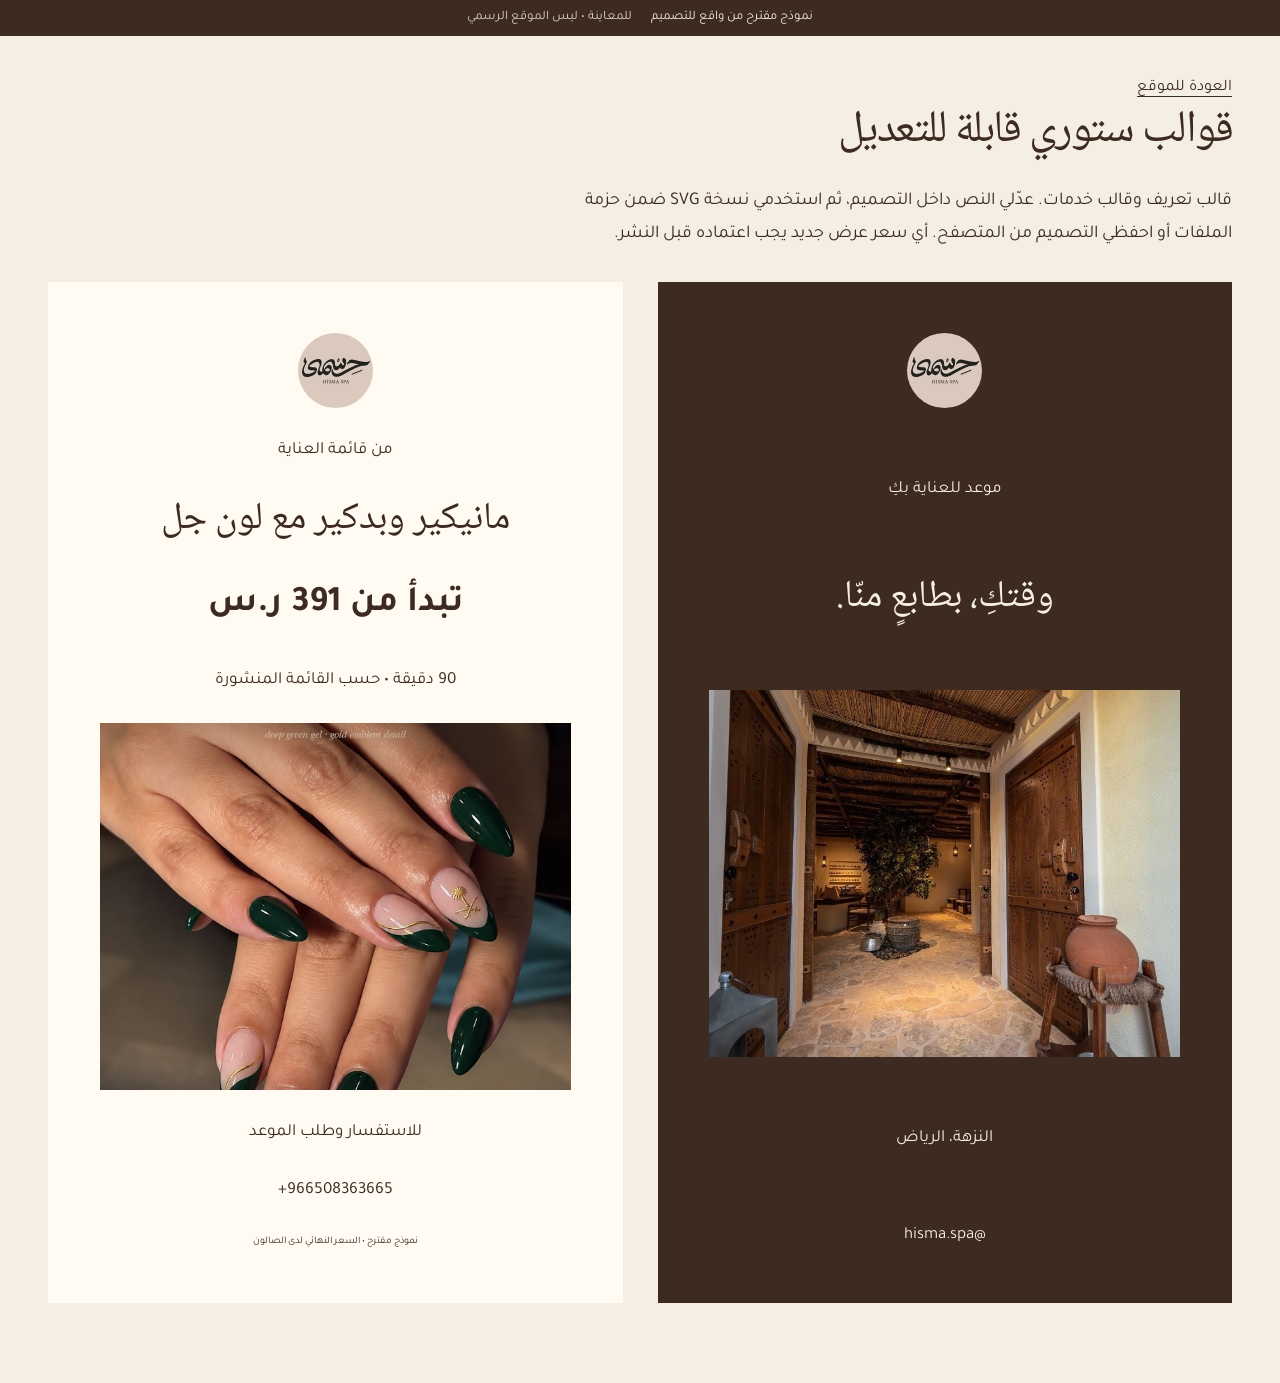
<file: hisma/stories.html>
<!doctype html><html lang="ar" dir="rtl"><head><meta charset="utf-8"><meta name="viewport" content="width=device-width, initial-scale=1"><meta name="robots" content="noindex,nofollow"><title>قوالب ستوري حِسمى سبا</title><meta name="description" content="اكتشفي خدمات وأعمال حِسمى سبا في حي النزهة بالرياض. أسعار منشورة، موقع الفرع، ساعات العمل وطلب موعد عبر واتساب. نموذج مقترح من واقع للتصميم."><meta name="theme-color" content="#3D2A20"><meta property="og:title" content="قوالب ستوري حِسمى سبا"><meta property="og:description" content="اكتشفي خدمات وأعمال حِسمى سبا في حي النزهة بالرياض. أسعار منشورة، موقع الفرع، ساعات العمل وطلب موعد عبر واتساب. نموذج مقترح من واقع للتصميم."><meta property="og:image" content="https://az212z.github.io/waqea-proposals-20260927/hisma/assets/place-4.jpg"><link rel="icon" href="assets/logo.jpg"><link rel="stylesheet" href="../shared/fonts.css"><link rel="stylesheet" href="../shared/base.css?v=20260927b"><link rel="stylesheet" href="theme.css"><script src="../shared/app.js" defer></script></head><body class="hisma" data-brand="hisma" data-phone="966508363665" data-name="حِسمى سبا"><a class="skip" href="#main">انتقلي إلى المحتوى</a><div class="proposal">نموذج مقترح من واقع للتصميم <span>للمعاينة • ليس الموقع الرسمي</span></div><main id="main" class="wrap utility"><a class="text-link" href="./">العودة للموقع</a><h1>قوالب ستوري قابلة للتعديل</h1><p>قالب تعريف وقالب خدمات. عدّلي النص داخل التصميم، ثم استخدمي نسخة SVG ضمن حزمة الملفات أو احفظي التصميم من المتصفح. أي سعر عرض جديد يجب اعتماده قبل النشر.</p><div class="story-grid"><article class="story"><img class="story-logo" src="assets/logo.jpg" alt="شعار المشروع"><p contenteditable="true" aria-label="عنوان الستوري القابل للتعديل">موعد للعناية بكِ</p><h2 contenteditable="true" aria-label="نص الستوري القابل للتعديل">وقتكِ، بطابعٍ منّا.</h2><img class="story-photo" src="assets/place-4.jpg" alt="من محتوى المشروع"><span contenteditable="true">النزهة، الرياض</span><p>@hisma.spa</p></article><article class="story story-light"><img class="story-logo" src="assets/logo.jpg" alt="شعار المشروع"><p contenteditable="true">من قائمة العناية</p><h2 contenteditable="true">مانيكير وبدكير مع لون جل</h2><strong contenteditable="true">تبدأ من 391 ر.س</strong><p contenteditable="true">90 دقيقة • حسب القائمة المنشورة</p><img class="story-photo" src="assets/work-2.jpg" alt="عمل من الحساب"><p contenteditable="true">للاستفسار وطلب الموعد</p><span dir="ltr">+966508363665</span><small>نموذج مقترح • السعر النهائي لدى الصالون</small></article></div></main></body></html>
</file>
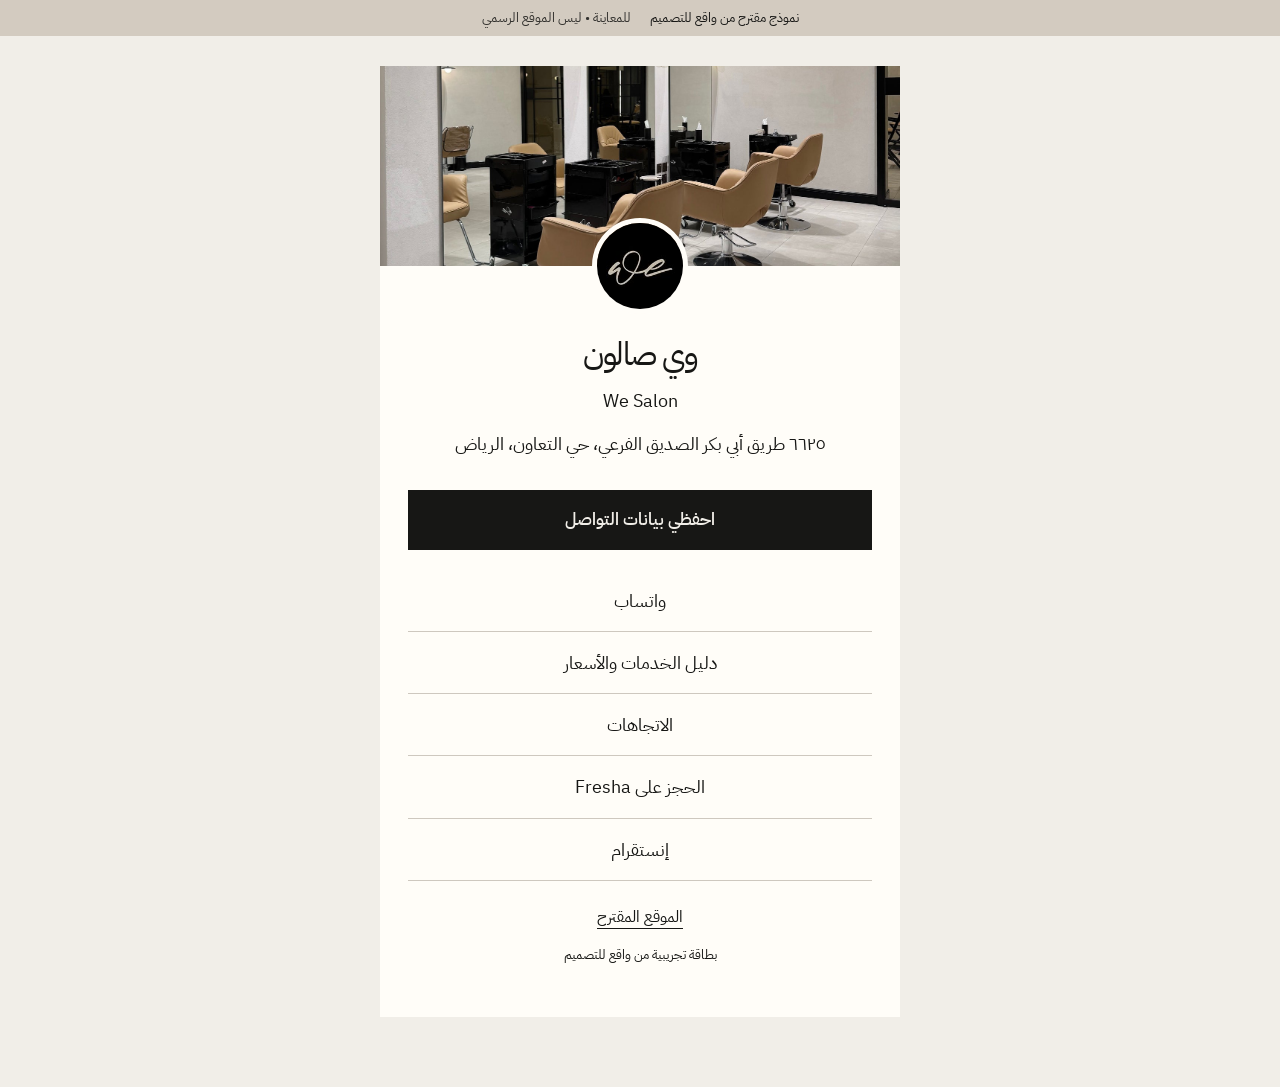
<file: we/card.html>
<!doctype html><html lang="ar" dir="rtl"><head><meta charset="utf-8"><meta name="viewport" content="width=device-width, initial-scale=1"><meta name="robots" content="noindex,nofollow"><title>بطاقة وي صالون</title><meta name="description" content="اكتشفي خدمات وأعمال وي صالون في حي التعاون بالرياض. أسعار منشورة، موقع الفرع، ساعات العمل وطلب موعد عبر واتساب. نموذج مقترح من واقع للتصميم."><meta name="theme-color" content="#171715"><meta property="og:title" content="بطاقة وي صالون"><meta property="og:description" content="اكتشفي خدمات وأعمال وي صالون في حي التعاون بالرياض. أسعار منشورة، موقع الفرع، ساعات العمل وطلب موعد عبر واتساب. نموذج مقترح من واقع للتصميم."><meta property="og:image" content="https://az212z.github.io/waqea-proposals-20260927/we/assets/work-1.jpg"><link rel="icon" href="assets/logo.jpg"><link rel="stylesheet" href="../shared/fonts.css"><link rel="stylesheet" href="../shared/base.css?v=20260927b"><link rel="stylesheet" href="theme.css"><script src="../shared/app.js" defer></script></head><body class="we" data-brand="we" data-phone="966551000450" data-name="وي صالون"><a class="skip" href="#main">انتقلي إلى المحتوى</a><div class="proposal">نموذج مقترح من واقع للتصميم <span>للمعاينة • ليس الموقع الرسمي</span></div><main id="main" class="digital-card"><img class="card-cover" src="assets/place-1.jpg" alt="داخل وي صالون"><img class="card-logo" src="assets/logo.jpg" alt="الشعار الأصلي"><h1>وي صالون</h1><p>We Salon</p><p>٦٦٢٥ طريق أبي بكر الصديق الفرعي، حي التعاون، الرياض</p><a class="button" href="contact.vcf" download>احفظي بيانات التواصل</a><a class="card-link" href="https://wa.me/966551000450" target="_blank" rel="noopener">واتساب</a><a class="card-link" href="menu.html">دليل الخدمات والأسعار</a><a class="card-link" href="https://maps.app.goo.gl/CJP8Yd1p11njk17m8" target="_blank" rel="noopener">الاتجاهات</a><a class="card-link" href="https://www.fresha.com/a/we-salon-riyadh-6625-abi-bakr-as-siddiq-branch-road-qqox0ucv" target="_blank" rel="noopener">الحجز على Fresha</a><a class="card-link" href="https://www.instagram.com/wesalon.sa/" target="_blank" rel="noopener">إنستقرام</a><a class="text-link" href="./">الموقع المقترح</a><p class="small">بطاقة تجريبية من واقع للتصميم</p></main></body></html>
</file>
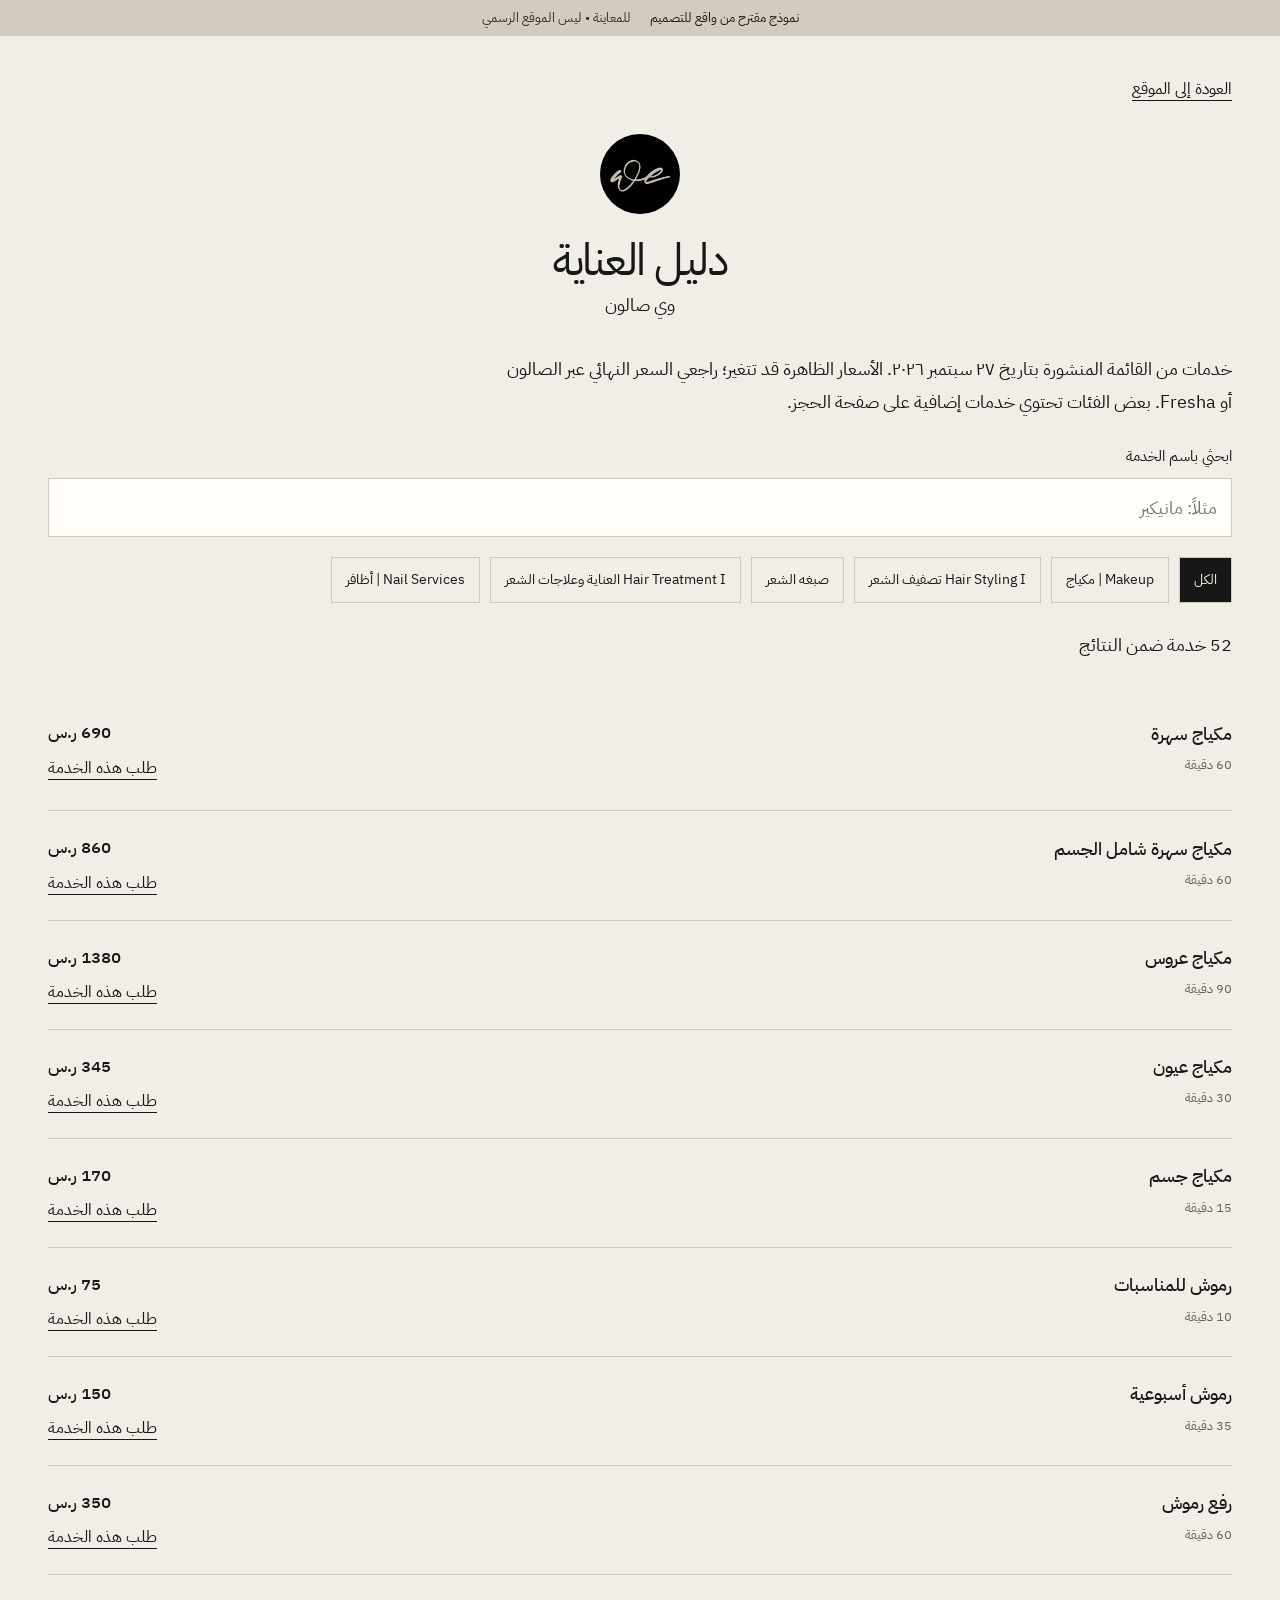
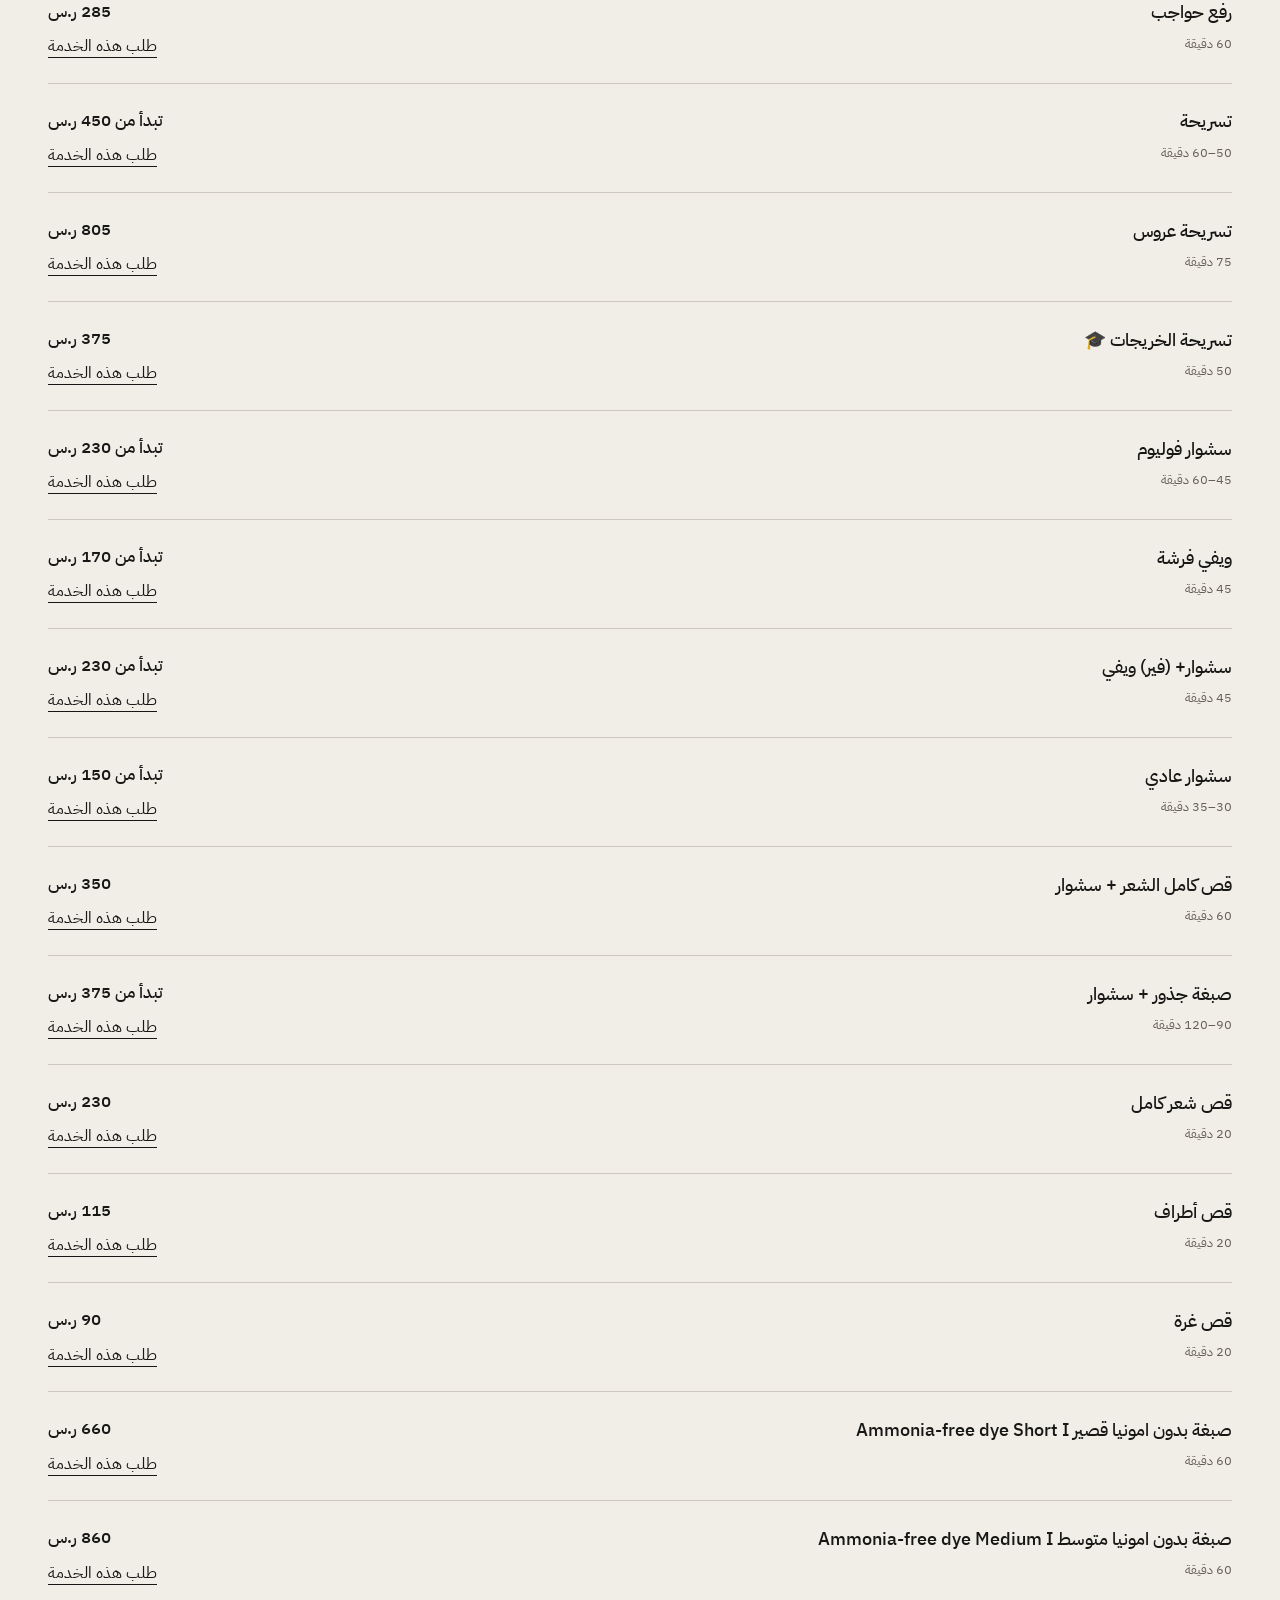
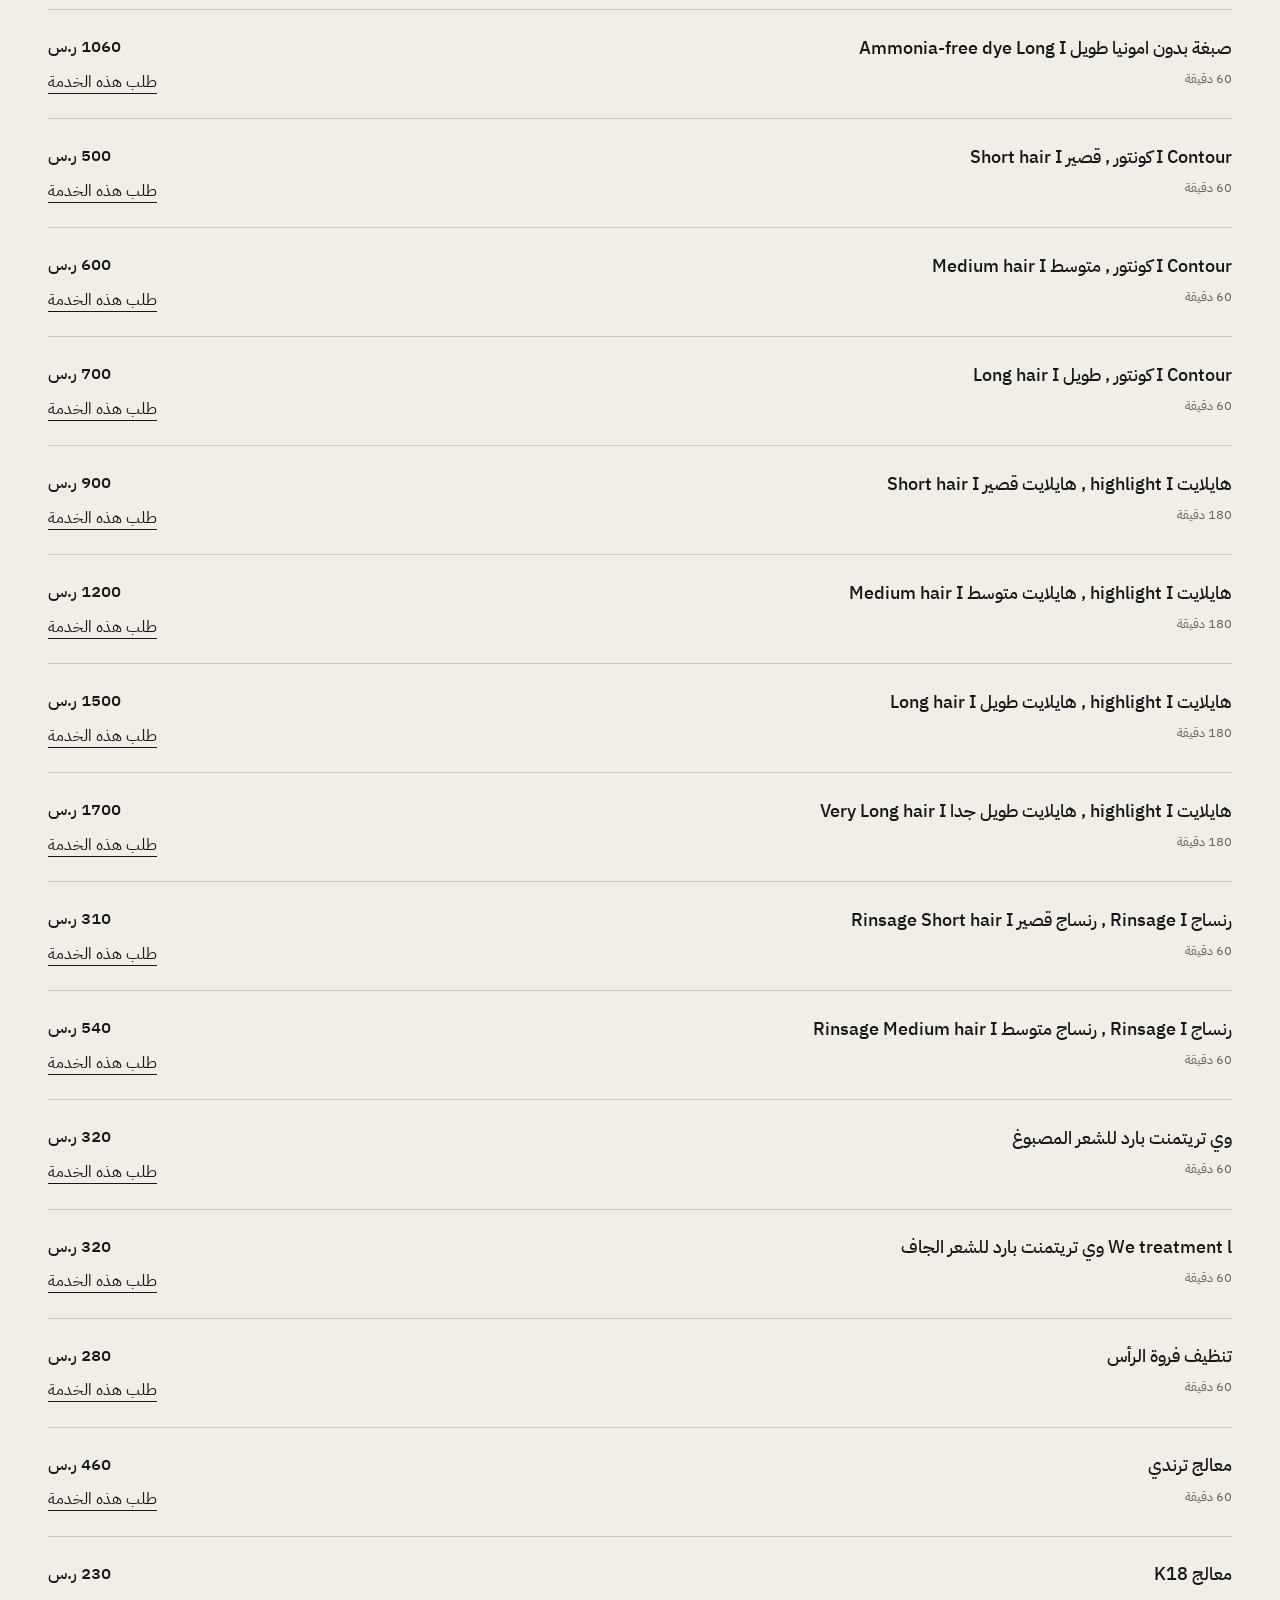
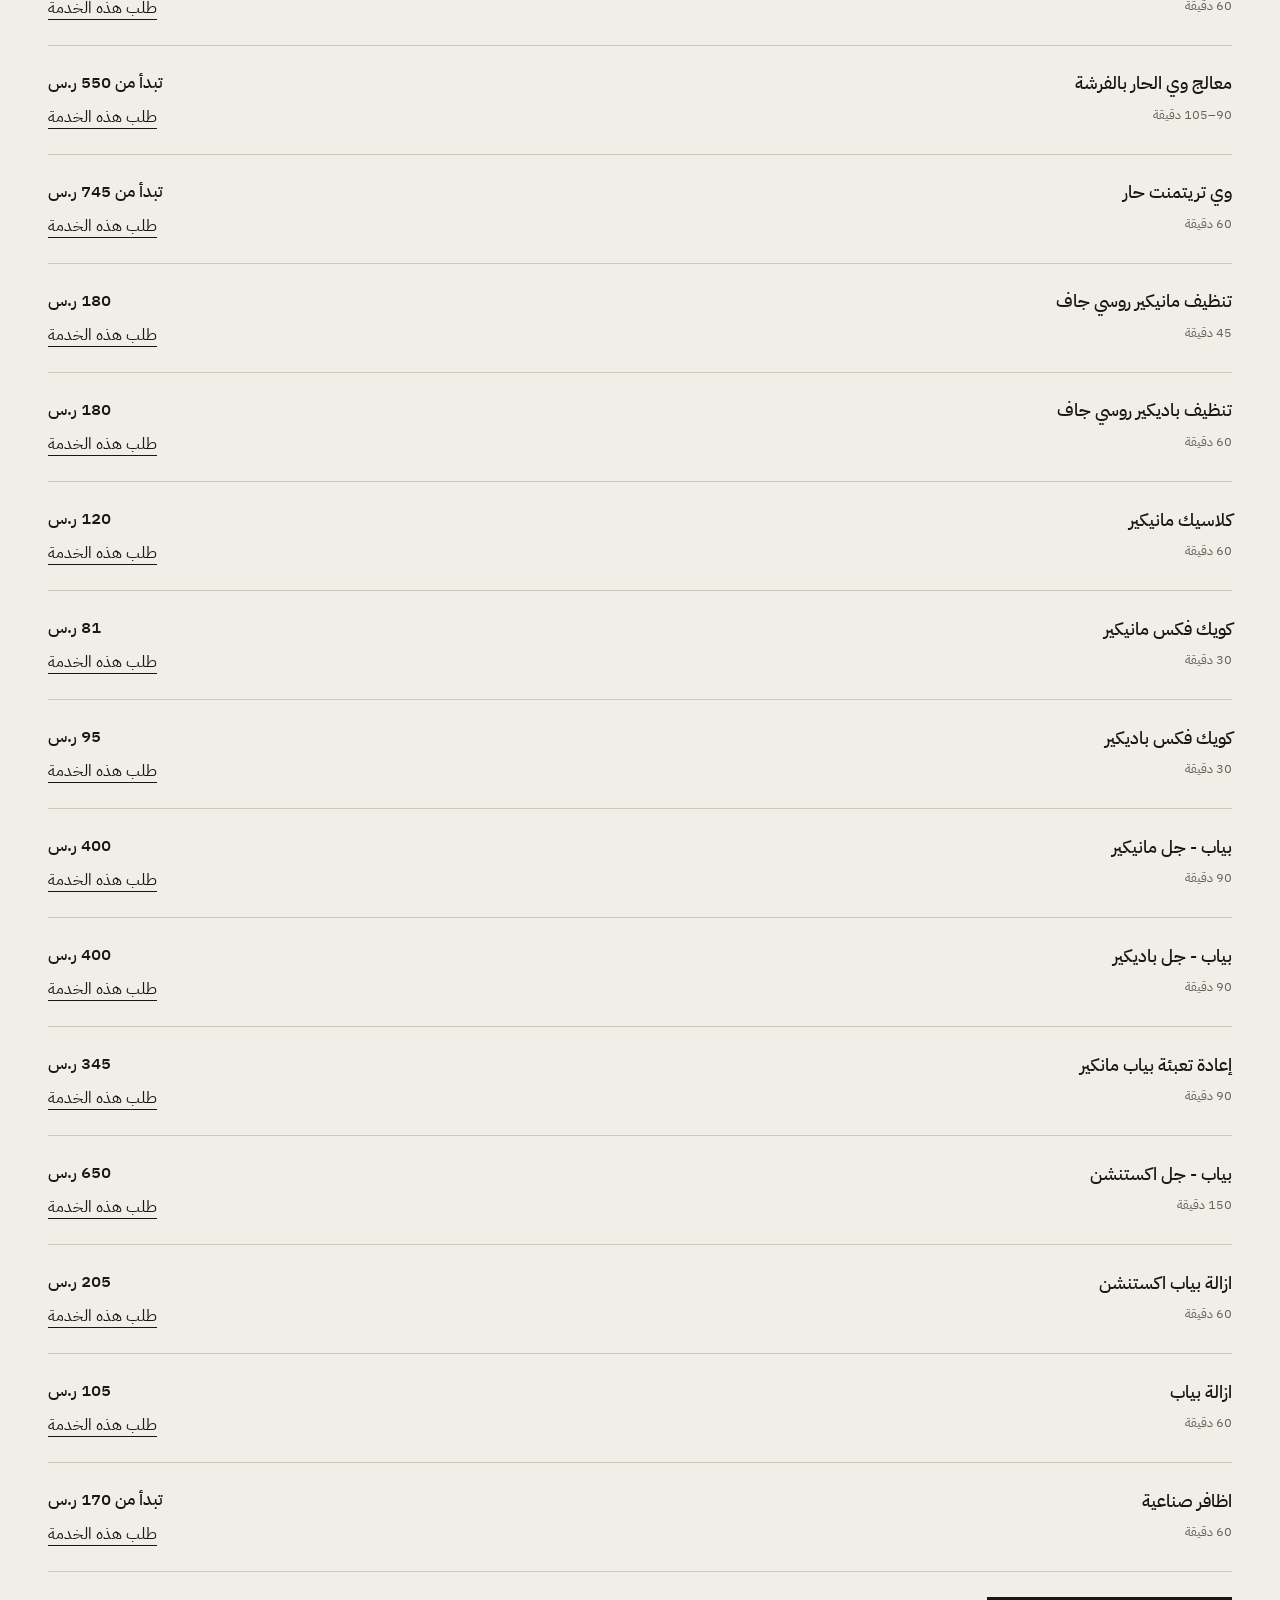
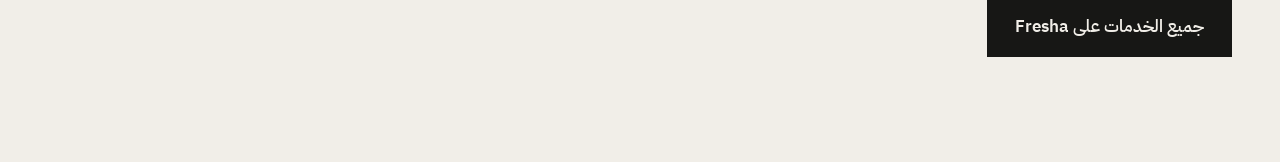
<file: we/menu.html>
<!doctype html><html lang="ar" dir="rtl"><head><meta charset="utf-8"><meta name="viewport" content="width=device-width, initial-scale=1"><meta name="robots" content="noindex,nofollow"><title>دليل خدمات وي صالون</title><meta name="description" content="اكتشفي خدمات وأعمال وي صالون في حي التعاون بالرياض. أسعار منشورة، موقع الفرع، ساعات العمل وطلب موعد عبر واتساب. نموذج مقترح من واقع للتصميم."><meta name="theme-color" content="#171715"><meta property="og:title" content="دليل خدمات وي صالون"><meta property="og:description" content="اكتشفي خدمات وأعمال وي صالون في حي التعاون بالرياض. أسعار منشورة، موقع الفرع، ساعات العمل وطلب موعد عبر واتساب. نموذج مقترح من واقع للتصميم."><meta property="og:image" content="https://az212z.github.io/waqea-proposals-20260927/we/assets/work-1.jpg"><link rel="icon" href="assets/logo.jpg"><link rel="stylesheet" href="../shared/fonts.css"><link rel="stylesheet" href="../shared/base.css?v=20260927b"><link rel="stylesheet" href="theme.css"><script src="../shared/app.js" defer></script></head><body class="we" data-brand="we" data-phone="966551000450" data-name="وي صالون"><a class="skip" href="#main">انتقلي إلى المحتوى</a><div class="proposal">نموذج مقترح من واقع للتصميم <span>للمعاينة • ليس الموقع الرسمي</span></div><main id="main" class="wrap utility"><a href="./" class="text-link">العودة إلى الموقع</a><div class="utility-head"><img src="assets/logo.jpg" alt="شعار وي صالون"><h1>دليل العناية</h1><p>وي صالون</p></div><p>خدمات من القائمة المنشورة بتاريخ ٢٧ سبتمبر ٢٠٢٦. الأسعار الظاهرة قد تتغير؛ راجعي السعر النهائي عبر الصالون أو Fresha. بعض الفئات تحتوي خدمات إضافية على صفحة الحجز.</p><div class="field"><label for="menu-search">ابحثي باسم الخدمة</label><input id="menu-search" type="search" placeholder="مثلاً: مانيكير"></div><div class="filter-bar"><button class="filter active" data-filter="all" type="button">الكل</button><button class="filter" data-filter="Makeup | مكياج" type="button">Makeup | مكياج</button><button class="filter" data-filter="Hair Styling I تصفيف الشعر" type="button">Hair Styling I تصفيف الشعر</button><button class="filter" data-filter="صبغه الشعر" type="button">صبغه الشعر</button><button class="filter" data-filter="Hair Treatment I العناية وعلاجات الشعر" type="button">Hair Treatment I العناية وعلاجات الشعر</button><button class="filter" data-filter="Nail Services | أظافر" type="button">Nail Services | أظافر</button></div><p id="menu-count" role="status"></p><div class="catalog"><article class="service-row catalog-item" data-group="Makeup | مكياج" data-search="مكياج سهرة"><div><h2>مكياج سهرة</h2><span>60 دقيقة</span></div><div class="service-price"><strong>690 ر.س</strong><a class="text-link" href="./?service=%D9%85%D9%83%D9%8A%D8%A7%D8%AC%20%D8%B3%D9%87%D8%B1%D8%A9#booking">طلب هذه الخدمة</a></div></article><article class="service-row catalog-item" data-group="Makeup | مكياج" data-search="مكياج سهرة شامل الجسم"><div><h2>مكياج سهرة شامل الجسم</h2><span>60 دقيقة</span></div><div class="service-price"><strong>860 ر.س</strong><a class="text-link" href="./?service=%D9%85%D9%83%D9%8A%D8%A7%D8%AC%20%D8%B3%D9%87%D8%B1%D8%A9%20%D8%B4%D8%A7%D9%85%D9%84%20%D8%A7%D9%84%D8%AC%D8%B3%D9%85#booking">طلب هذه الخدمة</a></div></article><article class="service-row catalog-item" data-group="Makeup | مكياج" data-search="مكياج عروس"><div><h2>مكياج عروس</h2><span>90 دقيقة</span></div><div class="service-price"><strong>1380 ر.س</strong><a class="text-link" href="./?service=%D9%85%D9%83%D9%8A%D8%A7%D8%AC%20%D8%B9%D8%B1%D9%88%D8%B3#booking">طلب هذه الخدمة</a></div></article><article class="service-row catalog-item" data-group="Makeup | مكياج" data-search="مكياج عيون"><div><h2>مكياج عيون</h2><span>30 دقيقة</span></div><div class="service-price"><strong>345 ر.س</strong><a class="text-link" href="./?service=%D9%85%D9%83%D9%8A%D8%A7%D8%AC%20%D8%B9%D9%8A%D9%88%D9%86#booking">طلب هذه الخدمة</a></div></article><article class="service-row catalog-item" data-group="Makeup | مكياج" data-search="مكياج جسم"><div><h2>مكياج جسم</h2><span>15 دقيقة</span></div><div class="service-price"><strong>170 ر.س</strong><a class="text-link" href="./?service=%D9%85%D9%83%D9%8A%D8%A7%D8%AC%20%D8%AC%D8%B3%D9%85#booking">طلب هذه الخدمة</a></div></article><article class="service-row catalog-item" data-group="Makeup | مكياج" data-search="رموش للمناسبات"><div><h2>رموش للمناسبات</h2><span>10 دقيقة</span></div><div class="service-price"><strong>75 ر.س</strong><a class="text-link" href="./?service=%D8%B1%D9%85%D9%88%D8%B4%20%D9%84%D9%84%D9%85%D9%86%D8%A7%D8%B3%D8%A8%D8%A7%D8%AA#booking">طلب هذه الخدمة</a></div></article><article class="service-row catalog-item" data-group="Makeup | مكياج" data-search="رموش أسبوعية"><div><h2>رموش أسبوعية</h2><span>35 دقيقة</span></div><div class="service-price"><strong>150 ر.س</strong><a class="text-link" href="./?service=%D8%B1%D9%85%D9%88%D8%B4%20%D8%A3%D8%B3%D8%A8%D9%88%D8%B9%D9%8A%D8%A9#booking">طلب هذه الخدمة</a></div></article><article class="service-row catalog-item" data-group="Makeup | مكياج" data-search="رفع رموش"><div><h2>رفع رموش</h2><span>60 دقيقة</span></div><div class="service-price"><strong>350 ر.س</strong><a class="text-link" href="./?service=%D8%B1%D9%81%D8%B9%20%D8%B1%D9%85%D9%88%D8%B4#booking">طلب هذه الخدمة</a></div></article><article class="service-row catalog-item" data-group="Makeup | مكياج" data-search="رفع حواجب"><div><h2>رفع حواجب</h2><span>60 دقيقة</span></div><div class="service-price"><strong>285 ر.س</strong><a class="text-link" href="./?service=%D8%B1%D9%81%D8%B9%20%D8%AD%D9%88%D8%A7%D8%AC%D8%A8#booking">طلب هذه الخدمة</a></div></article><article class="service-row catalog-item" data-group="Hair Styling I تصفيف الشعر" data-search="تسريحة"><div><h2>تسريحة</h2><span>50–60 دقيقة</span></div><div class="service-price"><strong>تبدأ من 450 ر.س</strong><a class="text-link" href="./?service=%D8%AA%D8%B3%D8%B1%D9%8A%D8%AD%D8%A9#booking">طلب هذه الخدمة</a></div></article><article class="service-row catalog-item" data-group="Hair Styling I تصفيف الشعر" data-search="تسريحة عروس"><div><h2>تسريحة عروس</h2><span>75 دقيقة</span></div><div class="service-price"><strong>805 ر.س</strong><a class="text-link" href="./?service=%D8%AA%D8%B3%D8%B1%D9%8A%D8%AD%D8%A9%20%D8%B9%D8%B1%D9%88%D8%B3#booking">طلب هذه الخدمة</a></div></article><article class="service-row catalog-item" data-group="Hair Styling I تصفيف الشعر" data-search="تسريحة الخريجات 🎓"><div><h2>تسريحة الخريجات 🎓</h2><span>50 دقيقة</span></div><div class="service-price"><strong>375 ر.س</strong><a class="text-link" href="./?service=%D8%AA%D8%B3%D8%B1%D9%8A%D8%AD%D8%A9%20%D8%A7%D9%84%D8%AE%D8%B1%D9%8A%D8%AC%D8%A7%D8%AA%20%F0%9F%8E%93#booking">طلب هذه الخدمة</a></div></article><article class="service-row catalog-item" data-group="Hair Styling I تصفيف الشعر" data-search="سشوار فوليوم"><div><h2>سشوار فوليوم</h2><span>45–60 دقيقة</span></div><div class="service-price"><strong>تبدأ من 230 ر.س</strong><a class="text-link" href="./?service=%D8%B3%D8%B4%D9%88%D8%A7%D8%B1%20%D9%81%D9%88%D9%84%D9%8A%D9%88%D9%85#booking">طلب هذه الخدمة</a></div></article><article class="service-row catalog-item" data-group="Hair Styling I تصفيف الشعر" data-search="ويفي فرشة"><div><h2>ويفي فرشة</h2><span>45 دقيقة</span></div><div class="service-price"><strong>تبدأ من 170 ر.س</strong><a class="text-link" href="./?service=%D9%88%D9%8A%D9%81%D9%8A%20%D9%81%D8%B1%D8%B4%D8%A9#booking">طلب هذه الخدمة</a></div></article><article class="service-row catalog-item" data-group="Hair Styling I تصفيف الشعر" data-search="سشوار+ (فير) ويفي"><div><h2>سشوار+ (فير) ويفي</h2><span>45 دقيقة</span></div><div class="service-price"><strong>تبدأ من 230 ر.س</strong><a class="text-link" href="./?service=%D8%B3%D8%B4%D9%88%D8%A7%D8%B1%2B%20%28%D9%81%D9%8A%D8%B1%29%20%D9%88%D9%8A%D9%81%D9%8A#booking">طلب هذه الخدمة</a></div></article><article class="service-row catalog-item" data-group="Hair Styling I تصفيف الشعر" data-search="سشوار عادي"><div><h2>سشوار عادي</h2><span>30–35 دقيقة</span></div><div class="service-price"><strong>تبدأ من 150 ر.س</strong><a class="text-link" href="./?service=%D8%B3%D8%B4%D9%88%D8%A7%D8%B1%20%D8%B9%D8%A7%D8%AF%D9%8A#booking">طلب هذه الخدمة</a></div></article><article class="service-row catalog-item" data-group="Hair Styling I تصفيف الشعر" data-search="قص كامل الشعر + سشوار"><div><h2>قص كامل الشعر + سشوار</h2><span>60 دقيقة</span></div><div class="service-price"><strong>350 ر.س</strong><a class="text-link" href="./?service=%D9%82%D8%B5%20%D9%83%D8%A7%D9%85%D9%84%20%D8%A7%D9%84%D8%B4%D8%B9%D8%B1%20%2B%20%D8%B3%D8%B4%D9%88%D8%A7%D8%B1#booking">طلب هذه الخدمة</a></div></article><article class="service-row catalog-item" data-group="Hair Styling I تصفيف الشعر" data-search="صبغة جذور + سشوار"><div><h2>صبغة جذور + سشوار</h2><span>90–120 دقيقة</span></div><div class="service-price"><strong>تبدأ من 375 ر.س</strong><a class="text-link" href="./?service=%D8%B5%D8%A8%D8%BA%D8%A9%20%D8%AC%D8%B0%D9%88%D8%B1%20%2B%20%D8%B3%D8%B4%D9%88%D8%A7%D8%B1#booking">طلب هذه الخدمة</a></div></article><article class="service-row catalog-item" data-group="Hair Styling I تصفيف الشعر" data-search="قص شعر كامل"><div><h2>قص شعر كامل</h2><span>20 دقيقة</span></div><div class="service-price"><strong>230 ر.س</strong><a class="text-link" href="./?service=%D9%82%D8%B5%20%D8%B4%D8%B9%D8%B1%20%D9%83%D8%A7%D9%85%D9%84#booking">طلب هذه الخدمة</a></div></article><article class="service-row catalog-item" data-group="Hair Styling I تصفيف الشعر" data-search="قص أطراف"><div><h2>قص أطراف</h2><span>20 دقيقة</span></div><div class="service-price"><strong>115 ر.س</strong><a class="text-link" href="./?service=%D9%82%D8%B5%20%D8%A3%D8%B7%D8%B1%D8%A7%D9%81#booking">طلب هذه الخدمة</a></div></article><article class="service-row catalog-item" data-group="Hair Styling I تصفيف الشعر" data-search="قص غرة"><div><h2>قص غرة</h2><span>20 دقيقة</span></div><div class="service-price"><strong>90 ر.س</strong><a class="text-link" href="./?service=%D9%82%D8%B5%20%D8%BA%D8%B1%D8%A9#booking">طلب هذه الخدمة</a></div></article><article class="service-row catalog-item" data-group="صبغه الشعر" data-search="صبغة بدون امونيا قصير ammonia-free dye short i"><div><h2>صبغة بدون امونيا قصير Ammonia-free dye Short I</h2><span>60 دقيقة</span></div><div class="service-price"><strong>660 ر.س</strong><a class="text-link" href="./?service=%D8%B5%D8%A8%D8%BA%D8%A9%20%D8%A8%D8%AF%D9%88%D9%86%20%D8%A7%D9%85%D9%88%D9%86%D9%8A%D8%A7%20%D9%82%D8%B5%D9%8A%D8%B1%20Ammonia-free%20dye%20Short%20I#booking">طلب هذه الخدمة</a></div></article><article class="service-row catalog-item" data-group="صبغه الشعر" data-search="صبغة بدون امونيا متوسط ammonia-free dye medium i"><div><h2>صبغة بدون امونيا متوسط Ammonia-free dye Medium I</h2><span>60 دقيقة</span></div><div class="service-price"><strong>860 ر.س</strong><a class="text-link" href="./?service=%D8%B5%D8%A8%D8%BA%D8%A9%20%D8%A8%D8%AF%D9%88%D9%86%20%D8%A7%D9%85%D9%88%D9%86%D9%8A%D8%A7%20%D9%85%D8%AA%D9%88%D8%B3%D8%B7%20Ammonia-free%20dye%20Medium%20I#booking">طلب هذه الخدمة</a></div></article><article class="service-row catalog-item" data-group="صبغه الشعر" data-search="صبغة بدون امونيا طويل ammonia-free dye long i"><div><h2>صبغة بدون امونيا طويل Ammonia-free dye Long I</h2><span>60 دقيقة</span></div><div class="service-price"><strong>1060 ر.س</strong><a class="text-link" href="./?service=%D8%B5%D8%A8%D8%BA%D8%A9%20%D8%A8%D8%AF%D9%88%D9%86%20%D8%A7%D9%85%D9%88%D9%86%D9%8A%D8%A7%20%D8%B7%D9%88%D9%8A%D9%84%20Ammonia-free%20dye%20Long%20I#booking">طلب هذه الخدمة</a></div></article><article class="service-row catalog-item" data-group="صبغه الشعر" data-search="i contour كونتور , قصير short hair i"><div><h2>I Contour كونتور , قصير Short hair I</h2><span>60 دقيقة</span></div><div class="service-price"><strong>500 ر.س</strong><a class="text-link" href="./?service=I%20Contour%20%D9%83%D9%88%D9%86%D8%AA%D9%88%D8%B1%20%2C%20%D9%82%D8%B5%D9%8A%D8%B1%20Short%20hair%20I#booking">طلب هذه الخدمة</a></div></article><article class="service-row catalog-item" data-group="صبغه الشعر" data-search="i contour كونتور , متوسط medium hair i"><div><h2>I Contour كونتور , متوسط Medium hair I</h2><span>60 دقيقة</span></div><div class="service-price"><strong>600 ر.س</strong><a class="text-link" href="./?service=I%20Contour%20%D9%83%D9%88%D9%86%D8%AA%D9%88%D8%B1%20%2C%20%D9%85%D8%AA%D9%88%D8%B3%D8%B7%20Medium%20hair%20I#booking">طلب هذه الخدمة</a></div></article><article class="service-row catalog-item" data-group="صبغه الشعر" data-search="i contour كونتور , طويل long hair i"><div><h2>I Contour كونتور , طويل Long hair I</h2><span>60 دقيقة</span></div><div class="service-price"><strong>700 ر.س</strong><a class="text-link" href="./?service=I%20Contour%20%D9%83%D9%88%D9%86%D8%AA%D9%88%D8%B1%20%2C%20%D8%B7%D9%88%D9%8A%D9%84%20Long%20hair%20I#booking">طلب هذه الخدمة</a></div></article><article class="service-row catalog-item" data-group="صبغه الشعر" data-search="هايلايت highlight i , هايلايت قصير short hair i"><div><h2>هايلايت highlight I , هايلايت قصير Short hair I</h2><span>180 دقيقة</span></div><div class="service-price"><strong>900 ر.س</strong><a class="text-link" href="./?service=%D9%87%D8%A7%D9%8A%D9%84%D8%A7%D9%8A%D8%AA%20highlight%20I%20%2C%20%D9%87%D8%A7%D9%8A%D9%84%D8%A7%D9%8A%D8%AA%20%D9%82%D8%B5%D9%8A%D8%B1%20Short%20hair%20I#booking">طلب هذه الخدمة</a></div></article><article class="service-row catalog-item" data-group="صبغه الشعر" data-search="هايلايت highlight i , هايلايت متوسط medium hair i"><div><h2>هايلايت highlight I , هايلايت متوسط Medium hair I</h2><span>180 دقيقة</span></div><div class="service-price"><strong>1200 ر.س</strong><a class="text-link" href="./?service=%D9%87%D8%A7%D9%8A%D9%84%D8%A7%D9%8A%D8%AA%20highlight%20I%20%2C%20%D9%87%D8%A7%D9%8A%D9%84%D8%A7%D9%8A%D8%AA%20%D9%85%D8%AA%D9%88%D8%B3%D8%B7%20Medium%20hair%20I#booking">طلب هذه الخدمة</a></div></article><article class="service-row catalog-item" data-group="صبغه الشعر" data-search="هايلايت highlight i , هايلايت طويل long hair i"><div><h2>هايلايت highlight I , هايلايت طويل Long hair I</h2><span>180 دقيقة</span></div><div class="service-price"><strong>1500 ر.س</strong><a class="text-link" href="./?service=%D9%87%D8%A7%D9%8A%D9%84%D8%A7%D9%8A%D8%AA%20highlight%20I%20%2C%20%D9%87%D8%A7%D9%8A%D9%84%D8%A7%D9%8A%D8%AA%20%D8%B7%D9%88%D9%8A%D9%84%20Long%20hair%20I#booking">طلب هذه الخدمة</a></div></article><article class="service-row catalog-item" data-group="صبغه الشعر" data-search="هايلايت highlight i , هايلايت طويل جدا very long hair i"><div><h2>هايلايت highlight I , هايلايت طويل جدا Very Long hair I</h2><span>180 دقيقة</span></div><div class="service-price"><strong>1700 ر.س</strong><a class="text-link" href="./?service=%D9%87%D8%A7%D9%8A%D9%84%D8%A7%D9%8A%D8%AA%20highlight%20I%20%2C%20%D9%87%D8%A7%D9%8A%D9%84%D8%A7%D9%8A%D8%AA%20%D8%B7%D9%88%D9%8A%D9%84%20%D8%AC%D8%AF%D8%A7%20Very%20Long%20hair%20I#booking">طلب هذه الخدمة</a></div></article><article class="service-row catalog-item" data-group="صبغه الشعر" data-search="رنساج rinsage i , رنساج قصير rinsage short hair i"><div><h2>رنساج Rinsage I , رنساج قصير Rinsage Short hair I</h2><span>60 دقيقة</span></div><div class="service-price"><strong>310 ر.س</strong><a class="text-link" href="./?service=%D8%B1%D9%86%D8%B3%D8%A7%D8%AC%20Rinsage%20I%20%2C%20%D8%B1%D9%86%D8%B3%D8%A7%D8%AC%20%D9%82%D8%B5%D9%8A%D8%B1%20Rinsage%20Short%20hair%20I#booking">طلب هذه الخدمة</a></div></article><article class="service-row catalog-item" data-group="صبغه الشعر" data-search="رنساج rinsage i , رنساج متوسط rinsage medium hair i"><div><h2>رنساج Rinsage I , رنساج متوسط Rinsage Medium hair I</h2><span>60 دقيقة</span></div><div class="service-price"><strong>540 ر.س</strong><a class="text-link" href="./?service=%D8%B1%D9%86%D8%B3%D8%A7%D8%AC%20Rinsage%20I%20%2C%20%D8%B1%D9%86%D8%B3%D8%A7%D8%AC%20%D9%85%D8%AA%D9%88%D8%B3%D8%B7%20Rinsage%20Medium%20hair%20I#booking">طلب هذه الخدمة</a></div></article><article class="service-row catalog-item" data-group="Hair Treatment I العناية وعلاجات الشعر" data-search="وي تريتمنت بارد للشعر المصبوغ"><div><h2>وي تريتمنت بارد للشعر المصبوغ</h2><span>60 دقيقة</span></div><div class="service-price"><strong>320 ر.س</strong><a class="text-link" href="./?service=%D9%88%D9%8A%20%D8%AA%D8%B1%D9%8A%D8%AA%D9%85%D9%86%D8%AA%20%D8%A8%D8%A7%D8%B1%D8%AF%20%D9%84%D9%84%D8%B4%D8%B9%D8%B1%20%D8%A7%D9%84%D9%85%D8%B5%D8%A8%D9%88%D8%BA#booking">طلب هذه الخدمة</a></div></article><article class="service-row catalog-item" data-group="Hair Treatment I العناية وعلاجات الشعر" data-search="we treatment l وي تريتمنت  بارد للشعر الجاف"><div><h2>We treatment l وي تريتمنت  بارد للشعر الجاف</h2><span>60 دقيقة</span></div><div class="service-price"><strong>320 ر.س</strong><a class="text-link" href="./?service=We%20treatment%20l%20%D9%88%D9%8A%20%D8%AA%D8%B1%D9%8A%D8%AA%D9%85%D9%86%D8%AA%20%20%D8%A8%D8%A7%D8%B1%D8%AF%20%D9%84%D9%84%D8%B4%D8%B9%D8%B1%20%D8%A7%D9%84%D8%AC%D8%A7%D9%81#booking">طلب هذه الخدمة</a></div></article><article class="service-row catalog-item" data-group="Hair Treatment I العناية وعلاجات الشعر" data-search="تنظيف فروة الرأس"><div><h2>تنظيف فروة الرأس</h2><span>60 دقيقة</span></div><div class="service-price"><strong>280 ر.س</strong><a class="text-link" href="./?service=%D8%AA%D9%86%D8%B8%D9%8A%D9%81%20%D9%81%D8%B1%D9%88%D8%A9%20%D8%A7%D9%84%D8%B1%D8%A3%D8%B3#booking">طلب هذه الخدمة</a></div></article><article class="service-row catalog-item" data-group="Hair Treatment I العناية وعلاجات الشعر" data-search="معالج ترندي"><div><h2>معالج ترندي</h2><span>60 دقيقة</span></div><div class="service-price"><strong>460 ر.س</strong><a class="text-link" href="./?service=%D9%85%D8%B9%D8%A7%D9%84%D8%AC%20%D8%AA%D8%B1%D9%86%D8%AF%D9%8A#booking">طلب هذه الخدمة</a></div></article><article class="service-row catalog-item" data-group="Hair Treatment I العناية وعلاجات الشعر" data-search="معالج k18"><div><h2>معالج K18</h2><span>60 دقيقة</span></div><div class="service-price"><strong>230 ر.س</strong><a class="text-link" href="./?service=%D9%85%D8%B9%D8%A7%D9%84%D8%AC%20K18#booking">طلب هذه الخدمة</a></div></article><article class="service-row catalog-item" data-group="Hair Treatment I العناية وعلاجات الشعر" data-search="معالج وي الحار بالفرشة"><div><h2>معالج وي الحار بالفرشة</h2><span>90–105 دقيقة</span></div><div class="service-price"><strong>تبدأ من 550 ر.س</strong><a class="text-link" href="./?service=%D9%85%D8%B9%D8%A7%D9%84%D8%AC%20%D9%88%D9%8A%20%D8%A7%D9%84%D8%AD%D8%A7%D8%B1%20%D8%A8%D8%A7%D9%84%D9%81%D8%B1%D8%B4%D8%A9#booking">طلب هذه الخدمة</a></div></article><article class="service-row catalog-item" data-group="Hair Treatment I العناية وعلاجات الشعر" data-search="وي تريتمنت حار"><div><h2>وي تريتمنت حار</h2><span>60 دقيقة</span></div><div class="service-price"><strong>تبدأ من 745 ر.س</strong><a class="text-link" href="./?service=%D9%88%D9%8A%20%D8%AA%D8%B1%D9%8A%D8%AA%D9%85%D9%86%D8%AA%20%D8%AD%D8%A7%D8%B1#booking">طلب هذه الخدمة</a></div></article><article class="service-row catalog-item" data-group="Nail Services | أظافر" data-search="تنظيف مانيكير روسي جاف"><div><h2>تنظيف مانيكير روسي جاف</h2><span>45 دقيقة</span></div><div class="service-price"><strong>180 ر.س</strong><a class="text-link" href="./?service=%D8%AA%D9%86%D8%B8%D9%8A%D9%81%20%D9%85%D8%A7%D9%86%D9%8A%D9%83%D9%8A%D8%B1%20%D8%B1%D9%88%D8%B3%D9%8A%20%D8%AC%D8%A7%D9%81#booking">طلب هذه الخدمة</a></div></article><article class="service-row catalog-item" data-group="Nail Services | أظافر" data-search="تنظيف باديكير روسي جاف"><div><h2>تنظيف باديكير روسي جاف</h2><span>60 دقيقة</span></div><div class="service-price"><strong>180 ر.س</strong><a class="text-link" href="./?service=%D8%AA%D9%86%D8%B8%D9%8A%D9%81%20%D8%A8%D8%A7%D8%AF%D9%8A%D9%83%D9%8A%D8%B1%20%D8%B1%D9%88%D8%B3%D9%8A%20%D8%AC%D8%A7%D9%81#booking">طلب هذه الخدمة</a></div></article><article class="service-row catalog-item" data-group="Nail Services | أظافر" data-search="كلاسيك مانيكير"><div><h2>كلاسيك مانيكير</h2><span>60 دقيقة</span></div><div class="service-price"><strong>120 ر.س</strong><a class="text-link" href="./?service=%D9%83%D9%84%D8%A7%D8%B3%D9%8A%D9%83%20%D9%85%D8%A7%D9%86%D9%8A%D9%83%D9%8A%D8%B1#booking">طلب هذه الخدمة</a></div></article><article class="service-row catalog-item" data-group="Nail Services | أظافر" data-search="كويك فكس مانيكير"><div><h2>كويك فكس مانيكير</h2><span>30 دقيقة</span></div><div class="service-price"><strong>81 ر.س</strong><a class="text-link" href="./?service=%D9%83%D9%88%D9%8A%D9%83%20%D9%81%D9%83%D8%B3%20%D9%85%D8%A7%D9%86%D9%8A%D9%83%D9%8A%D8%B1#booking">طلب هذه الخدمة</a></div></article><article class="service-row catalog-item" data-group="Nail Services | أظافر" data-search="كويك فكس باديكير"><div><h2>كويك فكس باديكير</h2><span>30 دقيقة</span></div><div class="service-price"><strong>95 ر.س</strong><a class="text-link" href="./?service=%D9%83%D9%88%D9%8A%D9%83%20%D9%81%D9%83%D8%B3%20%D8%A8%D8%A7%D8%AF%D9%8A%D9%83%D9%8A%D8%B1#booking">طلب هذه الخدمة</a></div></article><article class="service-row catalog-item" data-group="Nail Services | أظافر" data-search="بياب - جل مانيكير"><div><h2>بياب - جل مانيكير</h2><span>90 دقيقة</span></div><div class="service-price"><strong>400 ر.س</strong><a class="text-link" href="./?service=%D8%A8%D9%8A%D8%A7%D8%A8%20-%20%D8%AC%D9%84%20%D9%85%D8%A7%D9%86%D9%8A%D9%83%D9%8A%D8%B1#booking">طلب هذه الخدمة</a></div></article><article class="service-row catalog-item" data-group="Nail Services | أظافر" data-search="بياب - جل باديكير"><div><h2>بياب - جل باديكير</h2><span>90 دقيقة</span></div><div class="service-price"><strong>400 ر.س</strong><a class="text-link" href="./?service=%D8%A8%D9%8A%D8%A7%D8%A8%20-%20%D8%AC%D9%84%20%D8%A8%D8%A7%D8%AF%D9%8A%D9%83%D9%8A%D8%B1#booking">طلب هذه الخدمة</a></div></article><article class="service-row catalog-item" data-group="Nail Services | أظافر" data-search="إعادة تعبئة بياب مانكير"><div><h2>إعادة تعبئة بياب مانكير</h2><span>90 دقيقة</span></div><div class="service-price"><strong>345 ر.س</strong><a class="text-link" href="./?service=%D8%A5%D8%B9%D8%A7%D8%AF%D8%A9%20%D8%AA%D8%B9%D8%A8%D8%A6%D8%A9%20%D8%A8%D9%8A%D8%A7%D8%A8%20%D9%85%D8%A7%D9%86%D9%83%D9%8A%D8%B1#booking">طلب هذه الخدمة</a></div></article><article class="service-row catalog-item" data-group="Nail Services | أظافر" data-search="بياب - جل اكستنشن"><div><h2>بياب - جل اكستنشن</h2><span>150 دقيقة</span></div><div class="service-price"><strong>650 ر.س</strong><a class="text-link" href="./?service=%D8%A8%D9%8A%D8%A7%D8%A8%20-%20%D8%AC%D9%84%20%D8%A7%D9%83%D8%B3%D8%AA%D9%86%D8%B4%D9%86#booking">طلب هذه الخدمة</a></div></article><article class="service-row catalog-item" data-group="Nail Services | أظافر" data-search="ازالة بياب اكستنشن"><div><h2>ازالة بياب اكستنشن</h2><span>60 دقيقة</span></div><div class="service-price"><strong>205 ر.س</strong><a class="text-link" href="./?service=%D8%A7%D8%B2%D8%A7%D9%84%D8%A9%20%D8%A8%D9%8A%D8%A7%D8%A8%20%D8%A7%D9%83%D8%B3%D8%AA%D9%86%D8%B4%D9%86#booking">طلب هذه الخدمة</a></div></article><article class="service-row catalog-item" data-group="Nail Services | أظافر" data-search="ازالة بياب"><div><h2>ازالة بياب</h2><span>60 دقيقة</span></div><div class="service-price"><strong>105 ر.س</strong><a class="text-link" href="./?service=%D8%A7%D8%B2%D8%A7%D9%84%D8%A9%20%D8%A8%D9%8A%D8%A7%D8%A8#booking">طلب هذه الخدمة</a></div></article><article class="service-row catalog-item" data-group="Nail Services | أظافر" data-search="اظافر صناعية"><div><h2>اظافر صناعية</h2><span>60 دقيقة</span></div><div class="service-price"><strong>تبدأ من 170 ر.س</strong><a class="text-link" href="./?service=%D8%A7%D8%B8%D8%A7%D9%81%D8%B1%20%D8%B5%D9%86%D8%A7%D8%B9%D9%8A%D8%A9#booking">طلب هذه الخدمة</a></div></article></div><p><a class="button" href="https://www.fresha.com/a/we-salon-riyadh-6625-abi-bakr-as-siddiq-branch-road-qqox0ucv" target="_blank" rel="noopener">جميع الخدمات على Fresha</a></p></main></body></html>
</file>
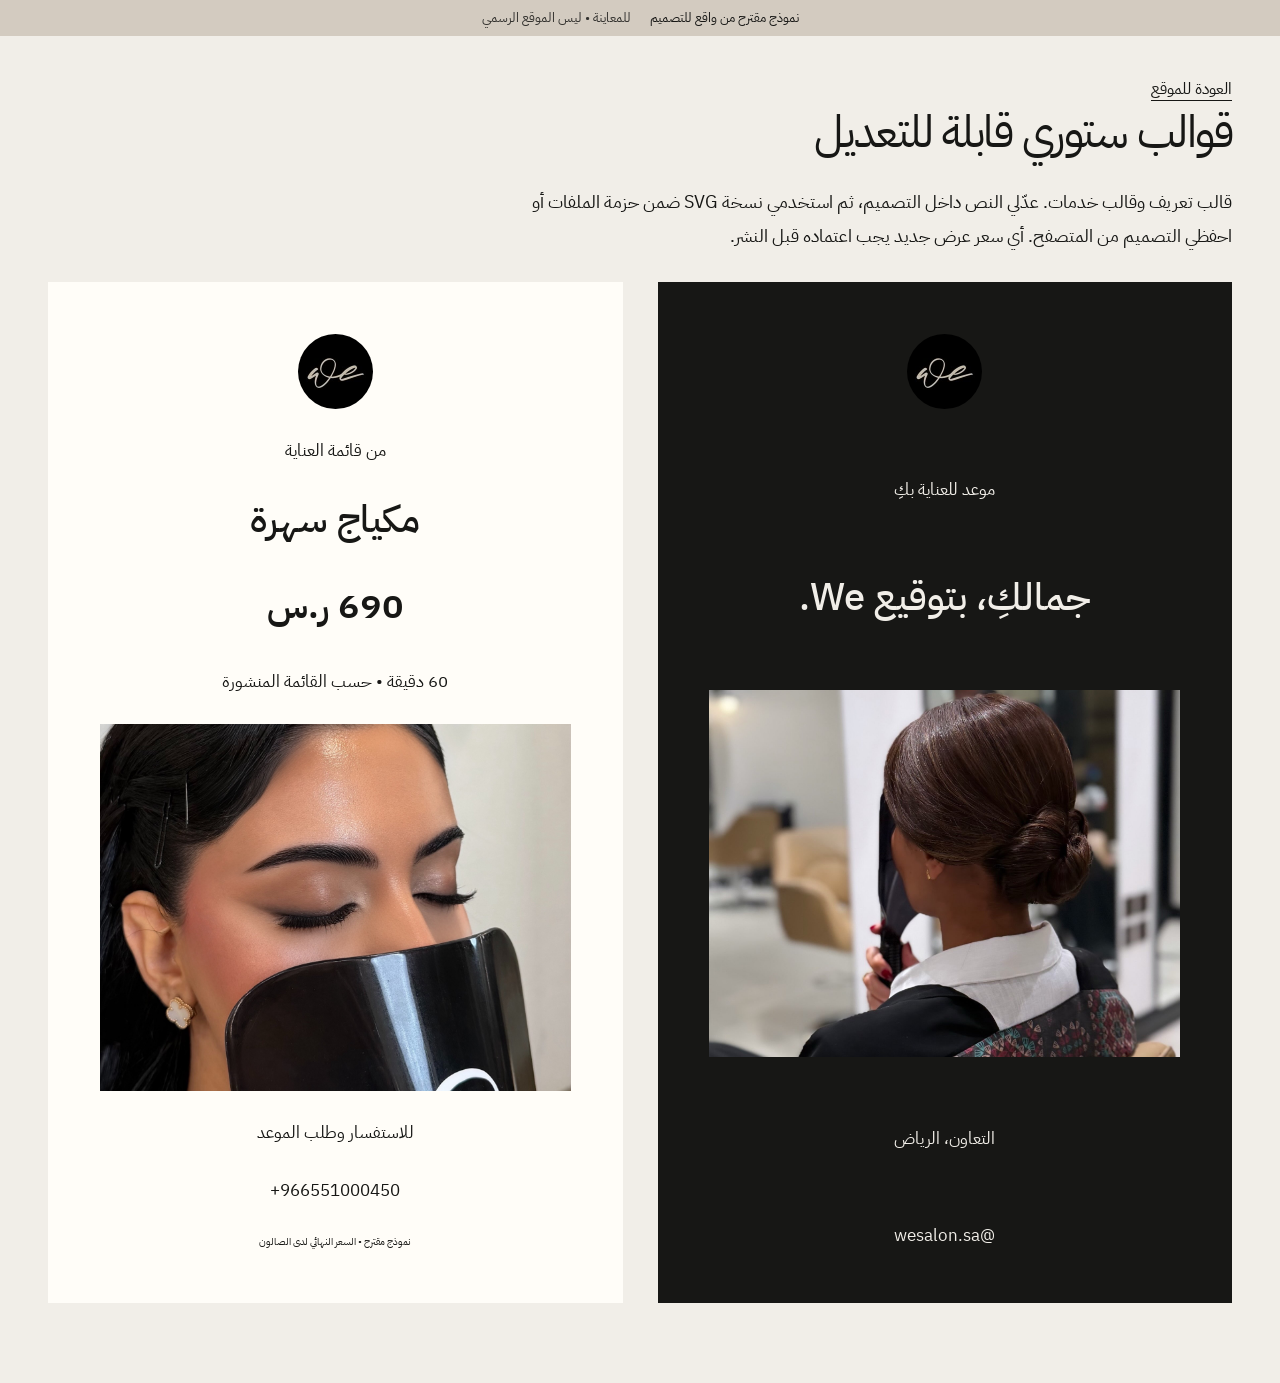
<file: we/stories.html>
<!doctype html><html lang="ar" dir="rtl"><head><meta charset="utf-8"><meta name="viewport" content="width=device-width, initial-scale=1"><meta name="robots" content="noindex,nofollow"><title>قوالب ستوري وي صالون</title><meta name="description" content="اكتشفي خدمات وأعمال وي صالون في حي التعاون بالرياض. أسعار منشورة، موقع الفرع، ساعات العمل وطلب موعد عبر واتساب. نموذج مقترح من واقع للتصميم."><meta name="theme-color" content="#171715"><meta property="og:title" content="قوالب ستوري وي صالون"><meta property="og:description" content="اكتشفي خدمات وأعمال وي صالون في حي التعاون بالرياض. أسعار منشورة، موقع الفرع، ساعات العمل وطلب موعد عبر واتساب. نموذج مقترح من واقع للتصميم."><meta property="og:image" content="https://az212z.github.io/waqea-proposals-20260927/we/assets/work-1.jpg"><link rel="icon" href="assets/logo.jpg"><link rel="stylesheet" href="../shared/fonts.css"><link rel="stylesheet" href="../shared/base.css?v=20260927b"><link rel="stylesheet" href="theme.css"><script src="../shared/app.js" defer></script></head><body class="we" data-brand="we" data-phone="966551000450" data-name="وي صالون"><a class="skip" href="#main">انتقلي إلى المحتوى</a><div class="proposal">نموذج مقترح من واقع للتصميم <span>للمعاينة • ليس الموقع الرسمي</span></div><main id="main" class="wrap utility"><a class="text-link" href="./">العودة للموقع</a><h1>قوالب ستوري قابلة للتعديل</h1><p>قالب تعريف وقالب خدمات. عدّلي النص داخل التصميم، ثم استخدمي نسخة SVG ضمن حزمة الملفات أو احفظي التصميم من المتصفح. أي سعر عرض جديد يجب اعتماده قبل النشر.</p><div class="story-grid"><article class="story"><img class="story-logo" src="assets/logo.jpg" alt="شعار المشروع"><p contenteditable="true" aria-label="عنوان الستوري القابل للتعديل">موعد للعناية بكِ</p><h2 contenteditable="true" aria-label="نص الستوري القابل للتعديل">جمالكِ، بتوقيع We.</h2><img class="story-photo" src="assets/work-1.jpg" alt="من محتوى المشروع"><span contenteditable="true">التعاون، الرياض</span><p>@wesalon.sa</p></article><article class="story story-light"><img class="story-logo" src="assets/logo.jpg" alt="شعار المشروع"><p contenteditable="true">من قائمة العناية</p><h2 contenteditable="true">مكياج سهرة</h2><strong contenteditable="true">690 ر.س</strong><p contenteditable="true">60 دقيقة • حسب القائمة المنشورة</p><img class="story-photo" src="assets/work-2.jpg" alt="عمل من الحساب"><p contenteditable="true">للاستفسار وطلب الموعد</p><span dir="ltr">+966551000450</span><small>نموذج مقترح • السعر النهائي لدى الصالون</small></article></div></main></body></html>
</file>
<file: shared/fonts.css>
@font-face {
  font-family: 'IBM Plex Sans Arabic';
  font-style: normal;
  font-weight: 400;
  font-display: swap;
  src: url(font-0.ttf) format('truetype');
}
@font-face {
  font-family: 'IBM Plex Sans Arabic';
  font-style: normal;
  font-weight: 500;
  font-display: swap;
  src: url(font-1.ttf) format('truetype');
}
@font-face {
  font-family: 'IBM Plex Sans Arabic';
  font-style: normal;
  font-weight: 600;
  font-display: swap;
  src: url(font-2.ttf) format('truetype');
}
@font-face {
  font-family: 'Noto Naskh Arabic';
  font-style: normal;
  font-weight: 400;
  font-display: swap;
  src: url(font-4.ttf) format('truetype');
}
@font-face {
  font-family: 'Noto Naskh Arabic';
  font-style: normal;
  font-weight: 600;
  font-display: swap;
  src: url(font-3.ttf) format('truetype');
}
@font-face {
  font-family: 'Tajawal';
  font-style: normal;
  font-weight: 400;
  font-display: swap;
  src: url(font-5.ttf) format('truetype');
}
@font-face {
  font-family: 'Tajawal';
  font-style: normal;
  font-weight: 500;
  font-display: swap;
  src: url(font-7.ttf) format('truetype');
}
@font-face {
  font-family: 'Tajawal';
  font-style: normal;
  font-weight: 700;
  font-display: swap;
  src: url(font-6.ttf) format('truetype');
}
</file>
<file: shared/base.css>
*{box-sizing:border-box}html{scroll-behavior:smooth;scroll-padding-top:30px}body{margin:0;background:var(--bg);color:var(--ink);font:18px/1.85 'Tajawal',sans-serif}h1,h2,h3,p,figure{margin:0}a{color:inherit;text-decoration:none}button,input,select,textarea{font:inherit}button,a,input,select,textarea{-webkit-tap-highlight-color:transparent}a:focus-visible,button:focus-visible,input:focus-visible,select:focus-visible,textarea:focus-visible,[contenteditable]:focus-visible{outline:3px solid var(--focus,#856242);outline-offset:5px}button{cursor:pointer}img{max-width:100%;display:block;object-fit:cover}h1{font-size:clamp(44px,5.6vw,86px);line-height:1.25;font-weight:500;letter-spacing:-1.5px}h2{font-size:clamp(30px,3.4vw,50px);font-weight:500;line-height:1.4}h3{font-size:20px;line-height:1.55;font-weight:700}p{max-width:66ch}input,select,textarea{width:100%;min-width:0;border:1px solid var(--line);border-radius:0;padding:12px 14px;background:var(--paper);color:var(--ink)}input[type=date],input[type=time]{direction:ltr;text-align:right;min-height:54px}textarea{resize:vertical}[hidden]{display:none!important}.wrap{width:min(1240px,calc(100% - 96px));margin-inline:auto}.skip{position:fixed;top:-100px;background:#fff;color:#111;padding:14px;z-index:50}.skip:focus{top:0}.proposal{font-size:13px;line-height:1.5;padding:8px 22px;text-align:center;background:var(--proposal);color:var(--proposal-ink)}.proposal span{opacity:.85;margin-inline-start:16px}.header{display:flex;align-items:center;justify-content:space-between;gap:22px;padding-block:21px}.brand{display:flex;gap:12px;align-items:center}.brand img{border-radius:50%;width:52px;height:52px}.brand span{font-family:Georgia,serif;font-size:24px}.header nav{display:flex;gap:32px;font-size:16px}.header a:hover{text-decoration:underline;text-underline-offset:7px}.nav-book{padding:9px 21px;border:1px solid var(--ink);font-size:16px}.hero{display:grid;grid-template-columns:1fr 1.15fr;align-items:center;gap:64px;padding-block:38px 70px}.hero-copy>p{margin-block:24px;color:var(--muted)}.hero-copy .location{font-size:16px;margin-bottom:26px;color:var(--ink)}.hero-photo{position:relative;height:610px}.hero-photo>img{height:100%;width:100%}.hero-photo figcaption{position:absolute;bottom:20px;left:22px;background:var(--paper);color:var(--ink);font-size:14px;padding:7px 18px}.actions{display:flex;align-items:center;gap:28px;margin-top:30px;flex-wrap:wrap}.button{display:inline-flex;align-items:center;justify-content:center;background:var(--accent);color:var(--button-ink);padding:13px 27px;min-height:52px;border:1px solid var(--accent);font-weight:700;font-size:17px;transition:filter .2s}.button:hover{filter:brightness(1.13)}.text-link{font-size:16px;text-decoration:underline;text-underline-offset:6px;display:inline-block}.hero-copy .hero-note{font-size:13px;max-width:35ch;margin-top:26px}.specialties{display:flex;align-items:center;justify-content:center;gap:60px;padding:28px 20px;font-size:21px;background:var(--strip);color:var(--strip-ink)}.specialties i{height:6px;width:6px;background:currentColor;transform:rotate(45deg)}.section{padding-block:100px}.section-head{display:flex;justify-content:space-between;align-items:end;gap:30px;margin-bottom:45px}.kicker{font-size:14px;margin-bottom:16px;color:var(--muted)}.services-layout{display:grid;grid-template-columns:.8fr 1.2fr;gap:64px}.service-intro img{height:330px;width:100%}.service-intro p{font-size:14px;color:var(--muted);margin-top:22px}.service-row{display:flex;gap:24px;justify-content:space-between;padding:21px 0;border-bottom:1px solid var(--line);align-items:center}.service-row:first-child{padding-top:0}.service-row h3,.catalog h2{font-size:18px;max-width:39ch}.service-row span{font-size:13px;color:var(--muted)}.service-price{flex-shrink:0;display:flex;flex-direction:column;align-items:end;gap:5px}.service-price strong{font-size:17px;font-weight:500}.select-service{border:0;border-bottom:1px solid var(--ink);padding:0 0 2px;background:transparent;color:var(--ink);font-size:14px;min-height:32px}.gallery-section{background:var(--gallery);padding-block:90px}.gallery{display:grid;grid-template-columns:repeat(3,1fr);gap:26px}.gallery img{aspect-ratio:3/4;object-fit:cover;width:100%}.gallery figcaption{display:flex;flex-direction:column;margin-top:16px;font-size:17px}.gallery figcaption span{font-size:12px;color:var(--muted)}.why-grid{display:grid;grid-template-columns:repeat(3,1fr);gap:52px}.why-grid p{font-size:16px;color:var(--muted);margin-top:15px}.booking-section{padding-block:90px;background:var(--booking);color:var(--booking-ink)}.booking-layout{display:grid;grid-template-columns:1fr 1fr;gap:110px}.booking-layout>div>p{margin-block:20px}.booking-layout .small{font-size:13px;opacity:.8;margin-top:28px}.field{margin-bottom:20px}.field label{display:block;font-size:15px;margin-bottom:7px}.field label span{font-size:12px}.form-pair{display:grid;grid-template-columns:1fr 1fr;gap:16px}form .button{width:100%}#message-preview{padding:24px;background:var(--paper);color:var(--ink);margin-top:24px}#message-text{white-space:pre-line;font-size:15px;margin:15px 0}.small{font-size:13px}.visit{display:grid;grid-template-columns:1fr 1fr;gap:65px;align-items:center}.visit h3{margin-top:30px}.visit address{font-style:normal;margin-top:20px}.visit iframe{width:100%;height:400px;border:0;background:var(--line)}footer{border-top:1px solid var(--line);padding-block:35px 90px;font-size:14px;display:grid;grid-template-columns:1fr 1fr;gap:25px}.footer-brand{font:30px Georgia,serif}footer>div:nth-child(2){display:flex;gap:24px;justify-content:end}footer>p{grid-column:1/-1;max-width:90ch;color:var(--muted);font-size:12px}.sticky-contact{position:fixed;bottom:20px;left:24px;z-index:10;display:flex;background:var(--accent);color:var(--button-ink);border:1px solid var(--line);box-shadow:0 4px 20px #0002}.sticky-contact a{padding:10px 18px;font-size:14px}.sticky-contact a+a{border-inline-start:1px solid #ffffff40}.utility{padding-block:35px 80px}.utility-head{text-align:center;margin:30px auto;display:flex;flex-direction:column;align-items:center}.utility-head img{width:80px;height:80px;border-radius:50%;margin-bottom:18px}.utility>p{margin:25px 0}.utility h1{font-size:45px}.filter-bar{display:flex;gap:10px;flex-wrap:wrap;margin-bottom:20px}.filter{padding:9px 14px;background:transparent;color:var(--ink);border:1px solid var(--line);font-size:14px}.filter.active{background:var(--accent);color:var(--button-ink)}.catalog{padding-top:25px}.catalog .service-row{min-height:100px}.digital-card{width:min(520px,100%);margin:30px auto 70px;background:var(--paper);padding:0 28px 40px;text-align:center}.card-cover{width:calc(100% + 56px);max-width:none;margin-inline:-28px;height:200px}.card-logo{width:96px;height:96px;border-radius:50%;border:5px solid var(--paper);margin:-48px auto 20px;position:relative}.digital-card h1{font-size:32px}.digital-card p{margin:10px auto}.digital-card .button{margin:20px 0;width:100%}.card-link{display:block;padding:14px;border-bottom:1px solid var(--line)}.digital-card .text-link{margin-top:22px}.story-grid{display:grid;grid-template-columns:1fr 1fr;gap:35px;margin-top:30px}.story{aspect-ratio:9/16;padding:9%;display:flex;flex-direction:column;align-items:center;text-align:center;justify-content:space-between;background:var(--accent);color:var(--button-ink)}.story h2{font-size:38px}.story-logo{width:75px;height:75px;border-radius:50%}.story-photo{height:40%;width:100%;object-fit:cover}.story strong{font-size:36px}.story span,.story p{font-size:17px}.story small{font-size:10px}.story-light{background:var(--paper);color:var(--ink)}
@media(min-width:1450px){.hero{gap:90px}.hero-photo{height:660px}}
@media(max-width:1000px){.wrap{width:calc(100% - 56px)}.header nav{gap:18px}.brand span{display:none}.hero{gap:35px;grid-template-columns:1fr 1fr}.hero-photo{height:520px}.services-layout{gap:30px}.booking-layout{gap:50px}.gallery{gap:16px}.specialties{gap:35px}.why-grid{gap:28px}}
@media(max-width:640px){body{font-size:17px}.wrap{width:calc(100% - 36px)}.proposal{font-size:11px;padding:7px 10px}.proposal span{display:none}.header{padding-block:15px;gap:14px;flex-wrap:wrap}.brand img{width:44px;height:44px}.header nav{gap:16px;font-size:13px}.nav-book{font-size:13px;padding:6px 12px}.hero{display:flex;flex-direction:column;gap:30px;padding-block:25px 40px}.hero-copy{width:100%}.hero h1{font-size:49px}.hero-copy>p{margin-block:19px}.hero-photo{height:440px;width:100%}.hero-copy .location{margin-bottom:18px}.hero-copy .hero-note{max-width:none;margin-top:18px}.actions{gap:22px;margin-top:22px}.button{padding:12px 23px;font-size:16px}.specialties{gap:20px;font-size:16px;padding:21px 12px}.section{padding-block:60px}.section-head{display:block;margin-bottom:28px}.section-head .text-link{margin-top:18px}.services-layout{display:flex;flex-direction:column}.service-intro img{height:245px}.service-intro p{font-size:12px}.service-row{gap:15px;padding-block:20px}.service-row h3,.catalog h2{font-size:16px}.service-price strong{font-size:15px}.gallery-section{padding-block:55px}.gallery{grid-template-columns:1fr 1fr;gap:24px 15px}.gallery figure:first-child{grid-column:1/-1}.gallery figure:first-child img{aspect-ratio:4/4.5}.gallery figcaption{font-size:14px}.gallery figcaption span{font-size:11px}.why-grid{grid-template-columns:1fr;gap:27px}.why-grid article{border-top:1px solid var(--line);padding-top:24px}.booking-section{padding-block:55px}.booking-layout{grid-template-columns:1fr;gap:35px}.visit{grid-template-columns:1fr;gap:30px}.visit iframe{height:300px}.visit h3{margin-top:24px}footer{grid-template-columns:1fr;padding-bottom:105px;gap:20px}footer>div:nth-child(2){justify-content:start;gap:22px;flex-wrap:wrap}.sticky-contact{bottom:0;left:0;right:0;padding-bottom:env(safe-area-inset-bottom);justify-content:space-around}.sticky-contact a{flex:1;text-align:center;padding:12px 5px}.utility h1{font-size:34px}.catalog .service-row{align-items:start}.catalog .service-price{max-width:125px}.story-grid{grid-template-columns:1fr}.story h2{font-size:30px}.story strong{font-size:27px}.story-logo{width:55px;height:55px}.story span,.story p{font-size:14px}}
@media(max-width:360px){.header nav{gap:11px}.nav-book{display:none}.hero h1{font-size:43px}.hero-photo{height:375px}.service-price strong{font-size:13px}.service-row h3{font-size:15px}.specialties{gap:12px}.form-pair{grid-template-columns:1fr;gap:0}}
@media(prefers-reduced-motion:reduce){html{scroll-behavior:auto}*,*:before,*:after{transition:none!important;animation:none!important}}
.story{min-width:0;overflow-wrap:anywhere}.story-grid{grid-template-columns:repeat(2,minmax(0,1fr))}@media(max-width:640px){.story-grid{grid-template-columns:minmax(0,1fr)}}
</file>
<file: beige/theme.css>
:root{--bg:#efe9df;--ink:#41483c;--muted:#6e7065;--accent:#41483c;--button-ink:#faf8f4;--paper:#faf8f4;--line:#d3c8b9;--proposal:#41483c;--proposal-ink:#faf8f4;--strip:#e1d7c8;--strip-ink:#41483c;--gallery:#faf8f4;--booking:#e1d7c8;--booking-ink:#41483c;--focus:#85614e}.header{padding-block:20px 24px;border-bottom:1px solid var(--line)}.brand span{font-size:23px}.beige-hero{display:grid;grid-template-columns:.6fr 1.05fr 1fr;gap:38px;align-items:center;min-height:670px;padding-block:60px}.beige-title{grid-column:2;grid-row:1;position:relative;z-index:1}.beige-title h1{font-size:clamp(48px,5.5vw,76px);line-height:1.25;margin-block:25px}.beige-title>p{font-size:17px}.beige-title .location{font-size:14px}.beige-side{grid-column:1;grid-row:1;margin-top:150px}.beige-main{grid-column:3;grid-row:1;align-self:start}.beige-main img{height:540px;width:100%;border-radius:180px 180px 12px 12px}.beige-side img{height:310px;width:100%;border-radius:100px 100px 0 0}.beige-hero figcaption{font-size:12px;margin-top:15px;text-align:center}.beige-title .actions{gap:18px;flex-direction:column;align-items:start}.services-layout{grid-template-columns:1.15fr .85fr;gap:80px}.service-intro{order:2}.service-intro img{height:440px;border-radius:220px 220px 0 0}.service-list{order:1}.service-row{padding-block:23px}.gallery{gap:45px}.gallery img{aspect-ratio:1;border-radius:50% 50% 5px 5px}.gallery figure:nth-child(2){padding-top:65px}.gallery figcaption{text-align:center}.why-grid article{border-top:1px solid var(--line);padding-top:25px}.visit iframe{border-radius:150px 150px 0 0}.digital-card{border-radius:180px 180px 0 0;overflow:hidden}@media(max-width:1000px){.beige-hero{gap:24px;grid-template-columns:.45fr 1.1fr 1fr}.beige-main img{height:480px}.beige-side img{height:250px}.services-layout{gap:40px}}@media(max-width:640px){.beige-hero{grid-template-columns:.8fr 1.2fr;min-height:0;gap:26px 20px;padding-block:30px 42px}.beige-title{grid-column:1/-1;grid-row:1;text-align:center}.beige-title h1{font-size:48px;margin-block:20px}.beige-title .actions{flex-direction:row;align-items:center;justify-content:center;gap:23px}.beige-side{grid-column:1;grid-row:2;margin-top:55px}.beige-main{grid-column:2;grid-row:2}.beige-main img{height:340px}.beige-side img{height:240px}.beige-hero figcaption{font-size:11px}.services-layout{display:flex;flex-direction:column}.service-intro{order:1}.service-intro img{height:260px;border-radius:140px 140px 0 0}.service-list{order:2}.gallery{gap:25px}.gallery figure:first-child{grid-column:auto}.gallery figure:first-child img{aspect-ratio:1}.gallery figure:nth-child(2){padding-top:45px}.gallery figure:last-child{grid-column:1/-1;width:70%;justify-self:center}.visit iframe{border-radius:120px 120px 0 0}}
</file>
<file: hisma/theme.css>
:root{--bg:#f5eee3;--ink:#3d2a20;--muted:#746153;--accent:#3d2a20;--button-ink:#f5eee3;--paper:#fffaf2;--line:#d6c7b6;--proposal:#3d2a20;--proposal-ink:#f5eee3;--strip:#ded0bc;--strip-ink:#3d2a20;--gallery:#e9dece;--booking:#3d2a20;--booking-ink:#f5eee3;--focus:#9c7040}h1,h2{font-family:'Noto Naskh Arabic',serif}.hero{grid-template-columns:.8fr 1.25fr;gap:65px;padding-top:48px}.hero-photo{height:595px;box-shadow:20px 22px 0 #ded0bc;clip-path:polygon(0 0,94% 0,100% 6%,100% 100%,6% 100%,0 94%)}.hero-photo img{object-position:50%}.hero-copy h1{max-width:6.5em}.booking-section input,.booking-section select,.booking-section textarea{--ink:#3d2a20}.booking-section .button{background:#e6d6bf;color:#3d2a20;border-color:#e6d6bf}.booking-section .kicker{color:#dbc7ac}.service-intro img{border-radius:140px 140px 0 0}.why{position:relative}.why:before{content:'';width:90px;height:12px;display:block;margin-bottom:38px;background:repeating-linear-gradient(45deg,#9a7855 0 9px,transparent 9px 18px)}.gallery img{border-radius:0}.gallery figure:nth-child(2){padding-top:65px}.gallery figure:nth-child(3){padding-top:25px}.brand span{font-size:26px}@media(max-width:640px){.hero{display:flex;gap:30px;padding-top:22px}.hero-copy h1{max-width:none;font-size:55px}.hero-photo{height:380px;box-shadow:none}.gallery figure:nth-child(2),.gallery figure:nth-child(3){padding-top:0}.gallery figure:first-child img{aspect-ratio:1}.service-intro img{border-radius:100px 100px 0 0}}
</file>
<file: we/theme.css>
:root{--bg:#f1eee8;--ink:#171715;--muted:#655f58;--accent:#171715;--button-ink:#f1eee8;--paper:#fffdf8;--line:#cec8bf;--proposal:#d3cbc0;--proposal-ink:#171715;--strip:#171715;--strip-ink:#f1eee8;--gallery:#e2ddd4;--booking:#d7cbbb;--booking-ink:#171715;--focus:#9a715f}body{font-family:'IBM Plex Sans Arabic',sans-serif}h1{font-weight:400;font-size:clamp(48px,5.7vw,82px)}.header{width:100%;padding:23px max(48px,calc((100vw - 1240px)/2));background:#171715;color:#f1eee8}.brand img{border:1px solid #655f58}.nav-book{border-color:#a1998e}.hero{width:100%;padding:35px max(48px,calc((100vw - 1240px)/2)) 0;gap:80px;grid-template-columns:1fr 1fr;background:#171715;color:#f1eee8;align-items:center}.hero-copy>p,.hero-copy .location{color:#cbc5ba}.hero .button{background:#f1eee8;color:#171715}.hero-photo{height:660px}.hero-photo>img{object-position:50% 40%}.hero-photo figcaption{background:#171715;color:#f1eee8;bottom:0;left:0}.hero h1{max-width:6.7em}.specialties{padding:28px 20px;border-top:1px solid #49433d}.gallery{grid-template-columns:1.05fr .85fr 1fr;align-items:start;gap:35px}.gallery figure:first-child{grid-row:span 2}.gallery figure:first-child img{aspect-ratio:3/5.1}.gallery figure:nth-child(2){padding-top:65px}.gallery figure:nth-child(3){padding-top:15px}.gallery figure:nth-child(4){grid-column:2/4}.gallery figure:nth-child(4) img{aspect-ratio:2.8/1;object-position:50% 42%}.services-layout{grid-template-columns:.8fr 1.2fr}.service-intro img{height:520px}.why-grid{gap:0}.why-grid article{padding:0 30px;border-inline-start:1px solid var(--line)}.why-grid article:first-child{padding-inline-start:0}.why-grid article:last-child{border:0}.booking-layout h2{font-size:58px}.brand span{font:italic 25px Georgia,serif}@media(max-width:1000px){.header{padding-inline:28px}.hero{padding-inline:28px;gap:40px}.hero-photo{height:560px}.gallery{gap:20px}}@media(max-width:640px){.header{padding:15px 18px}.hero{padding:28px 18px 0;display:grid;grid-template-columns:1fr;gap:32px}.hero h1{font-size:48px;max-width:7em}.hero-photo{height:480px}.hero-copy .hero-note{margin-bottom:5px}.gallery{grid-template-columns:1fr 1fr;gap:20px}.gallery figure:first-child{grid-column:1/-1;grid-row:auto}.gallery figure:first-child img{aspect-ratio:1}.gallery figure:nth-child(2),.gallery figure:nth-child(3){padding:0}.gallery figure:nth-child(4){grid-column:1/-1}.gallery figure:nth-child(4) img{aspect-ratio:1.4}.service-intro img{height:280px}.why-grid{gap:25px}.why-grid article,.why-grid article:first-child{padding:22px 0 0;border:0;border-top:1px solid var(--line)}.booking-layout h2{font-size:42px}}
</file>
